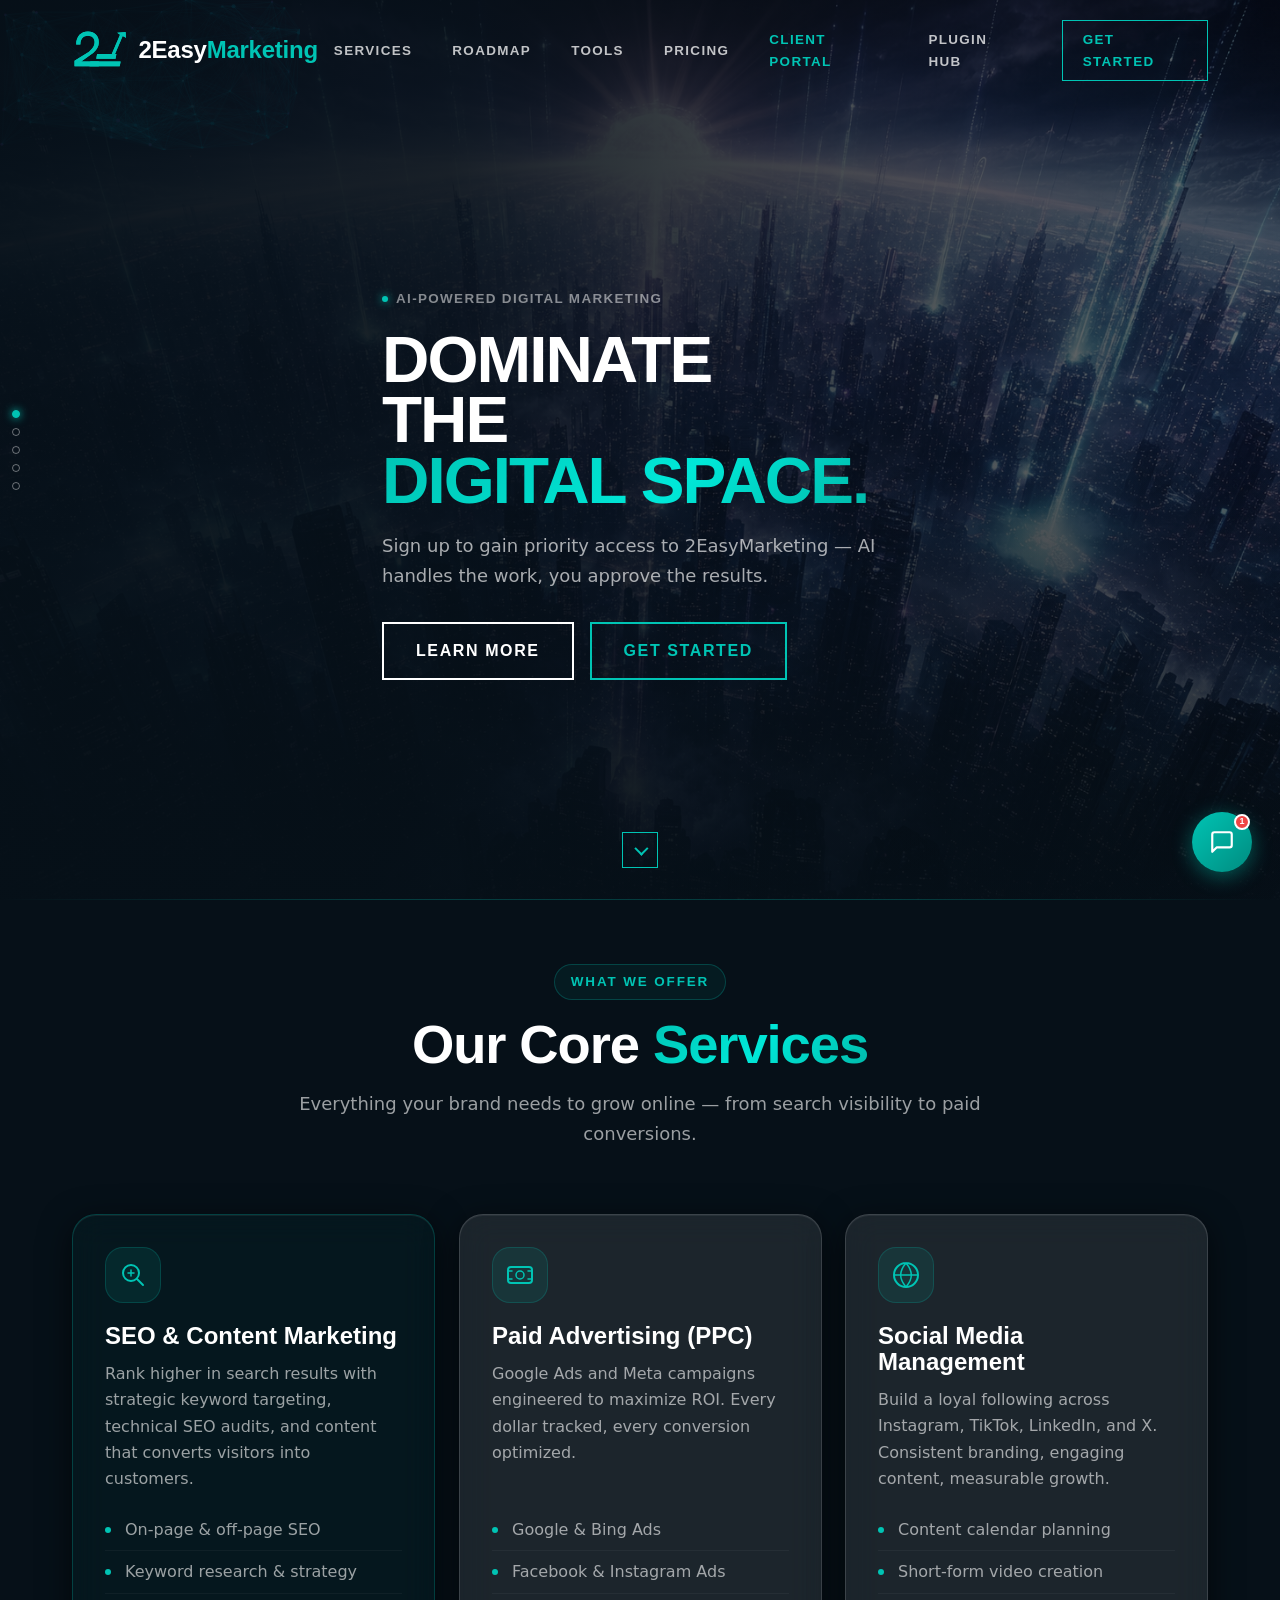
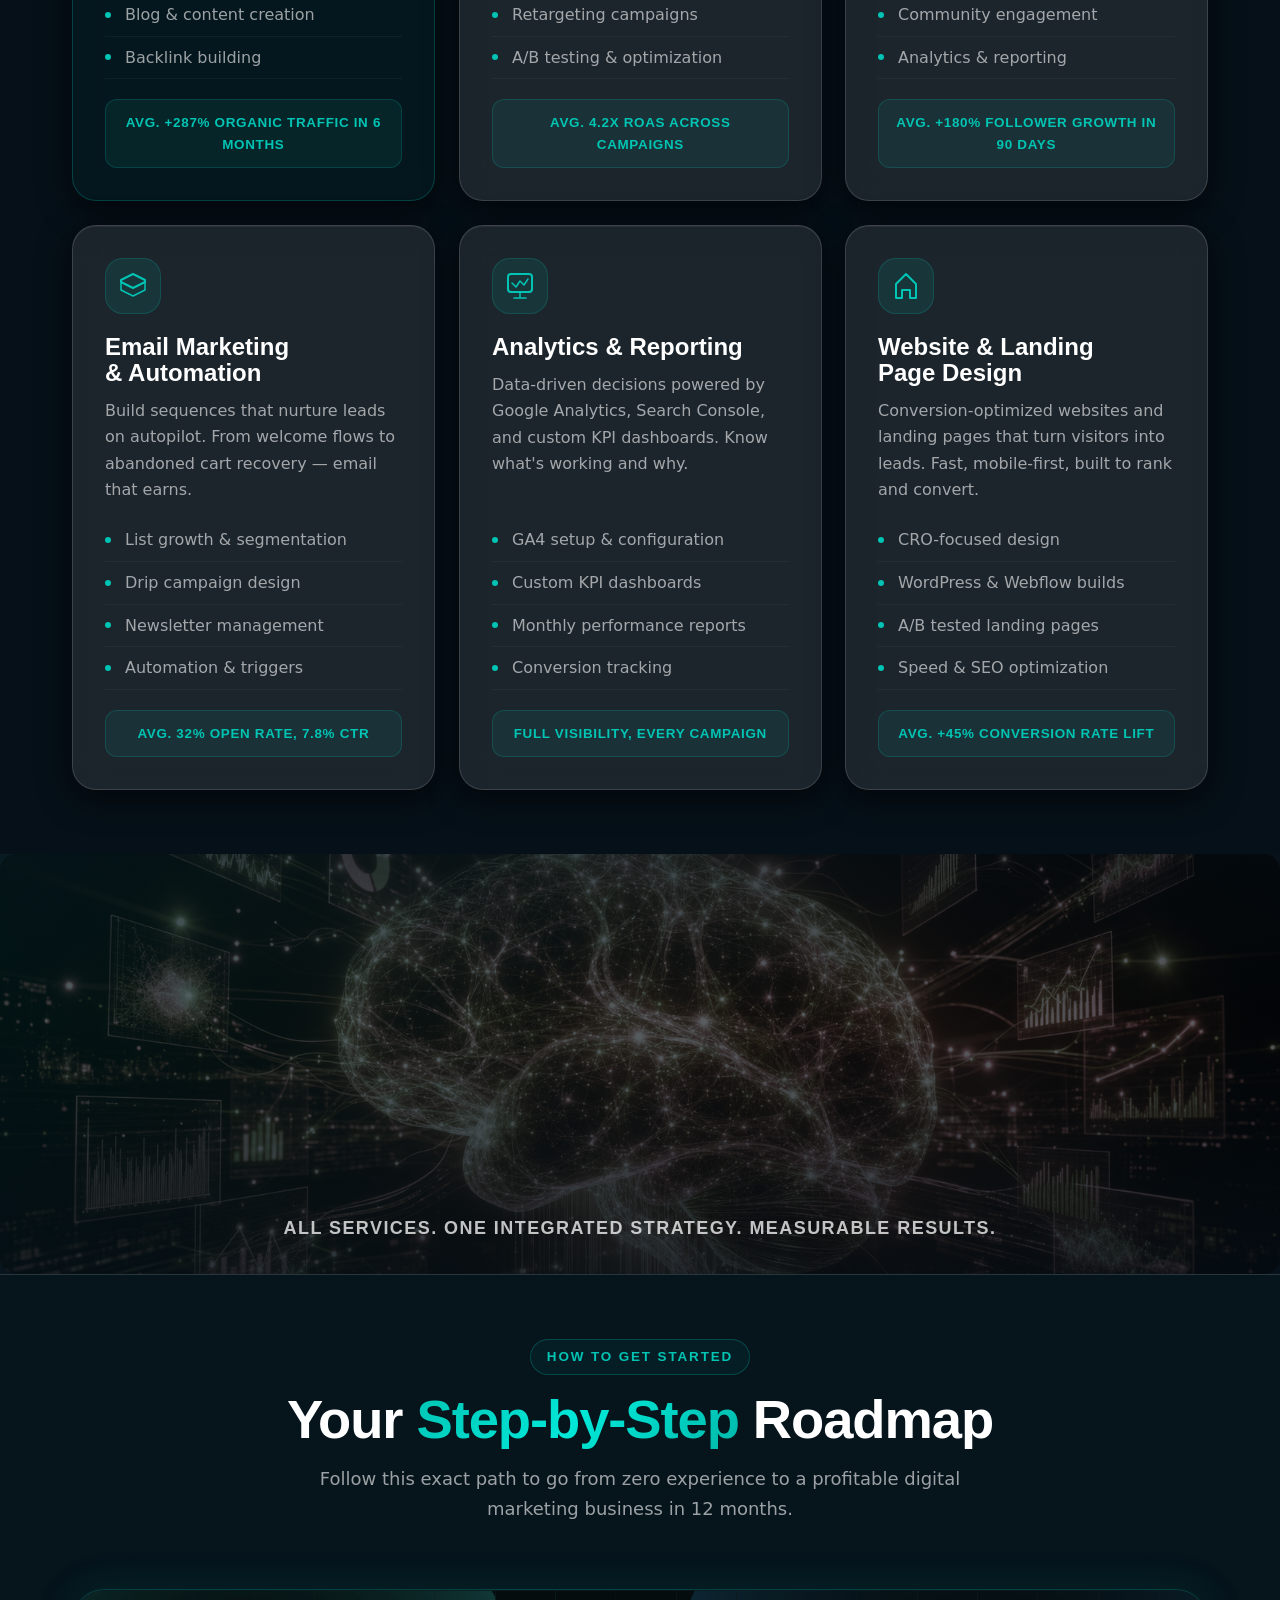
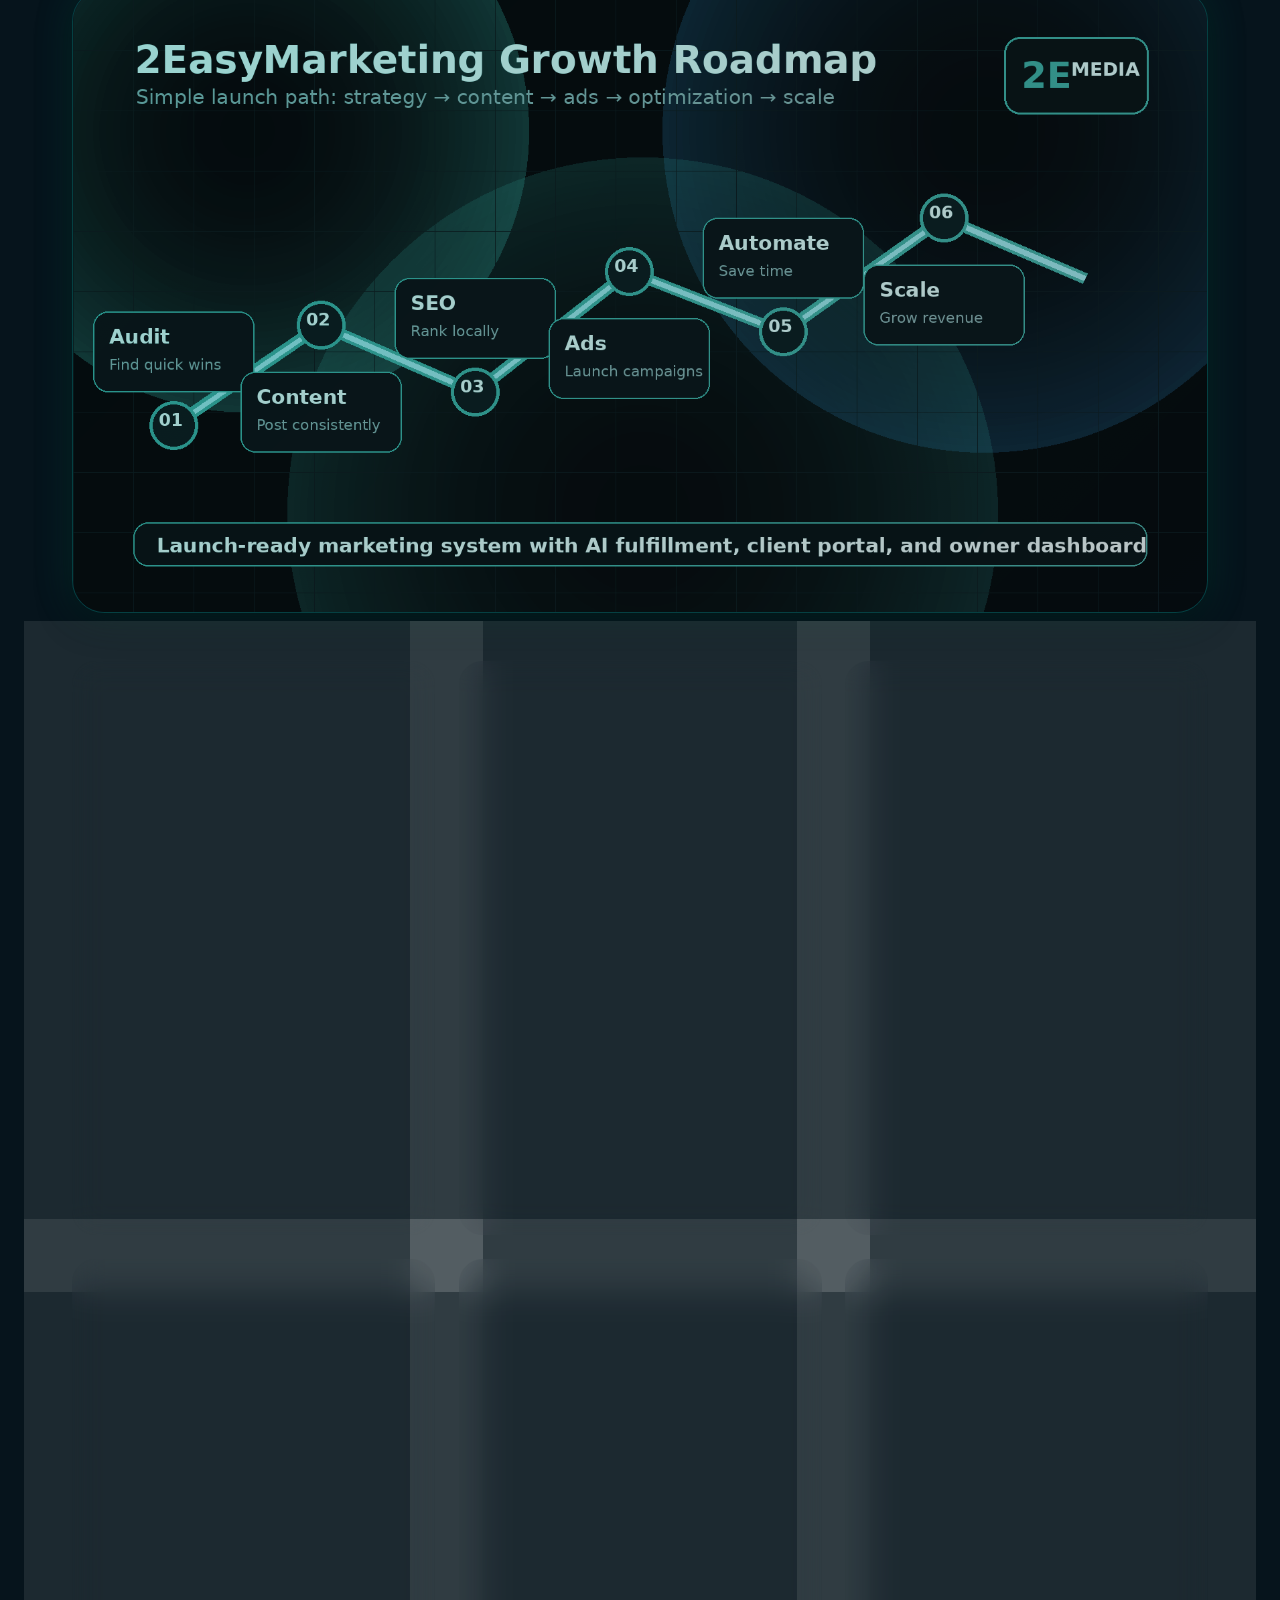
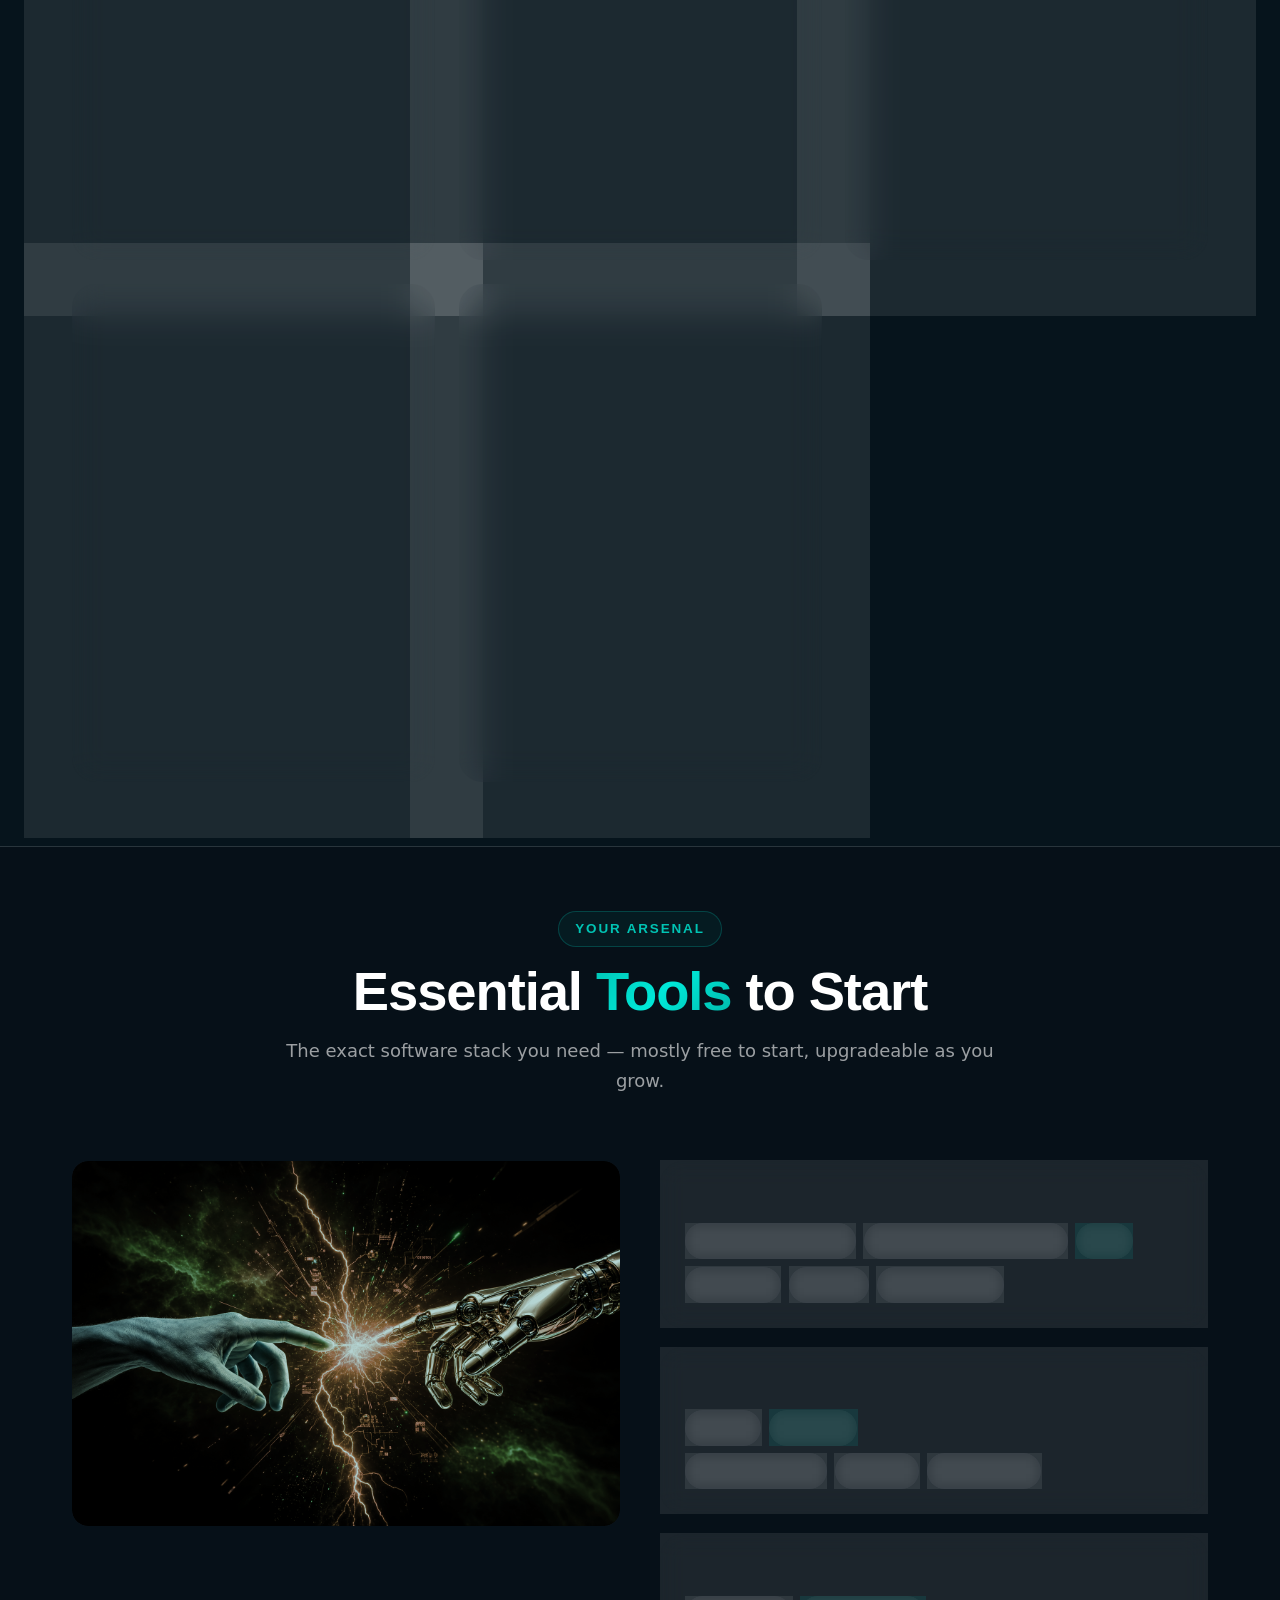
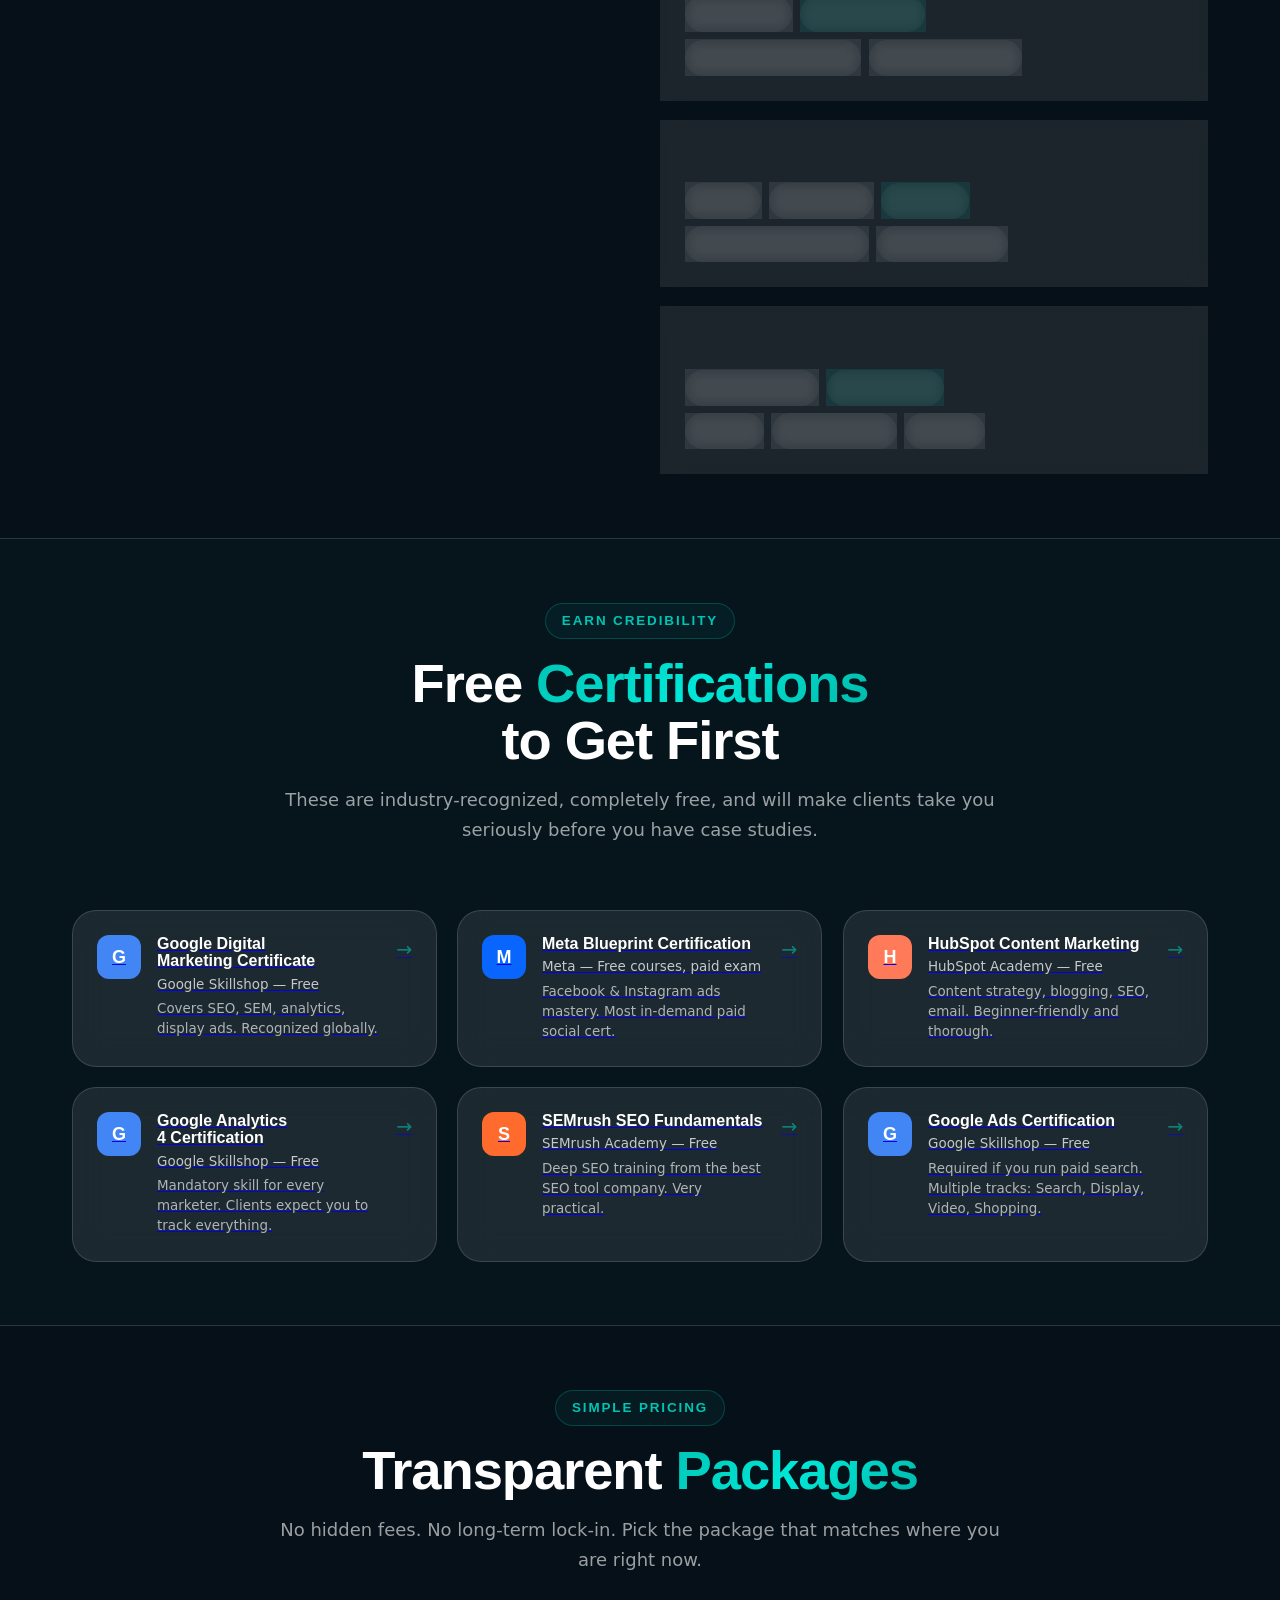
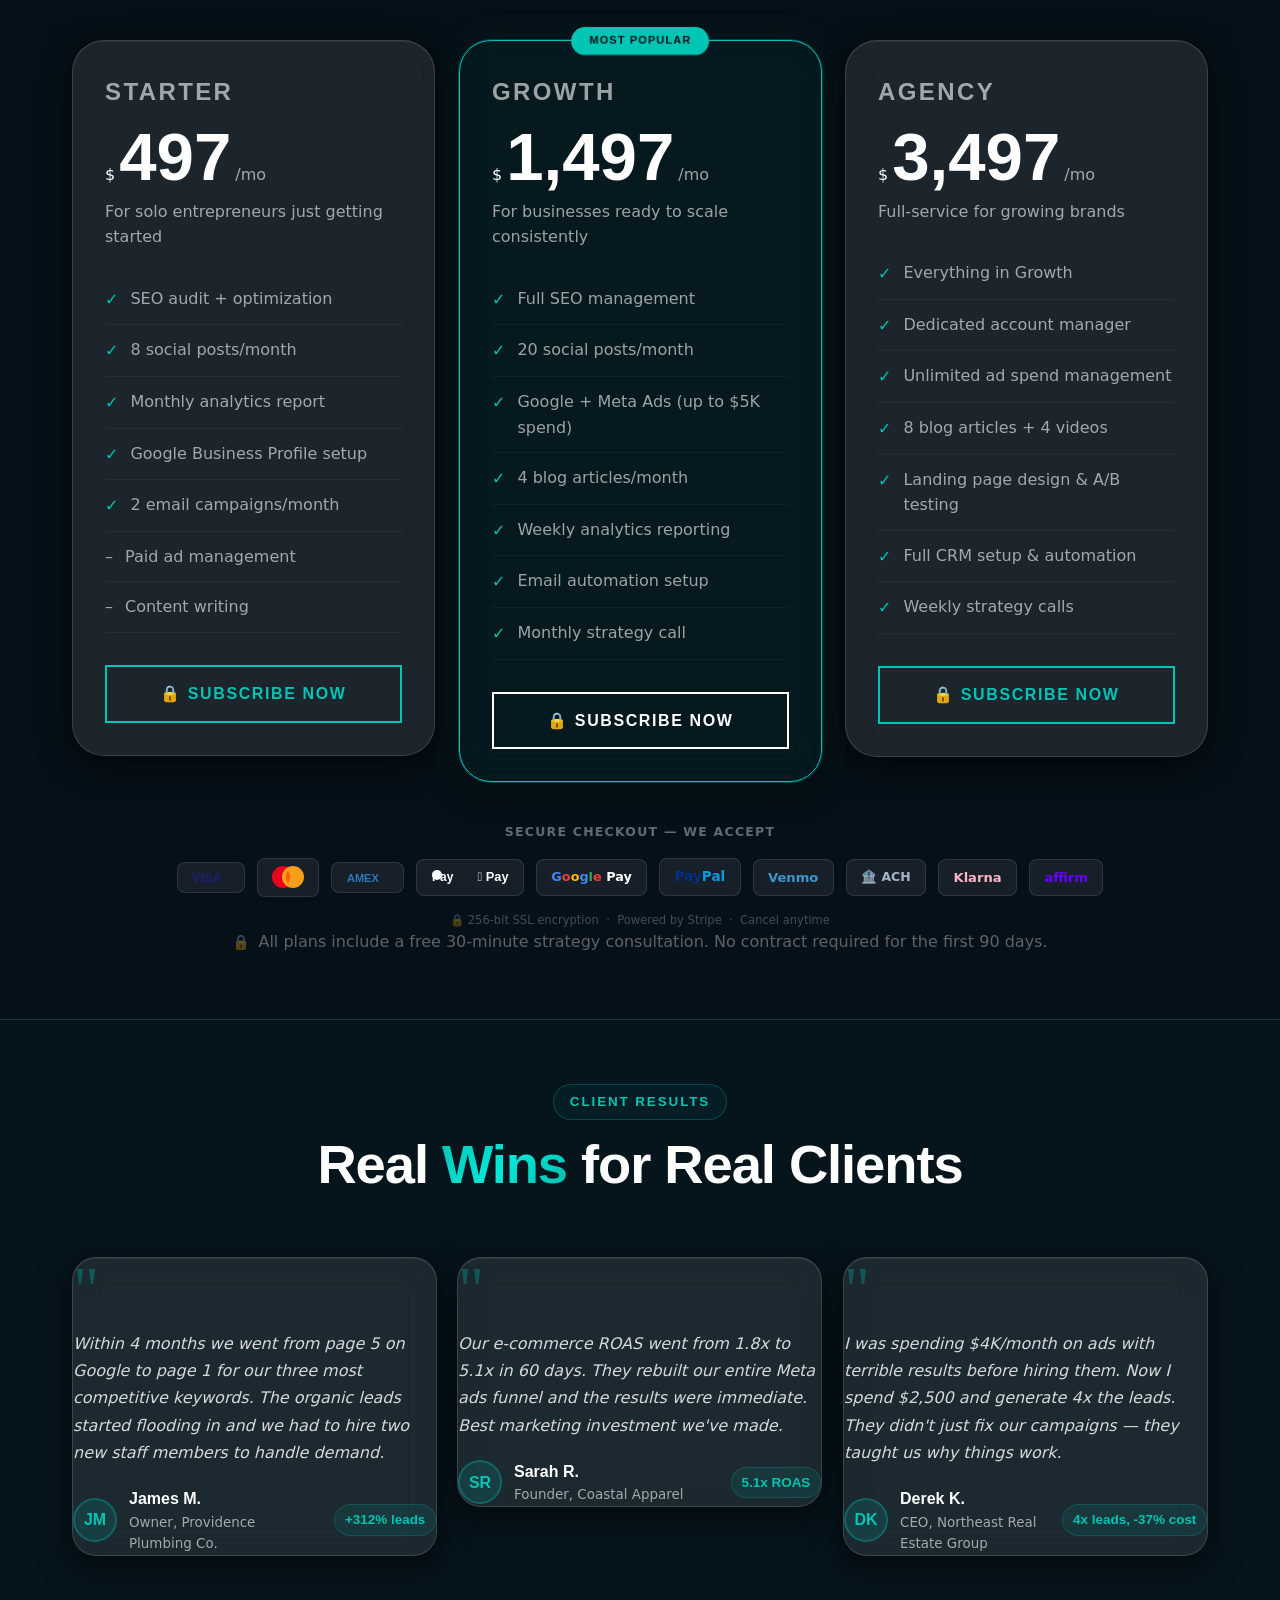
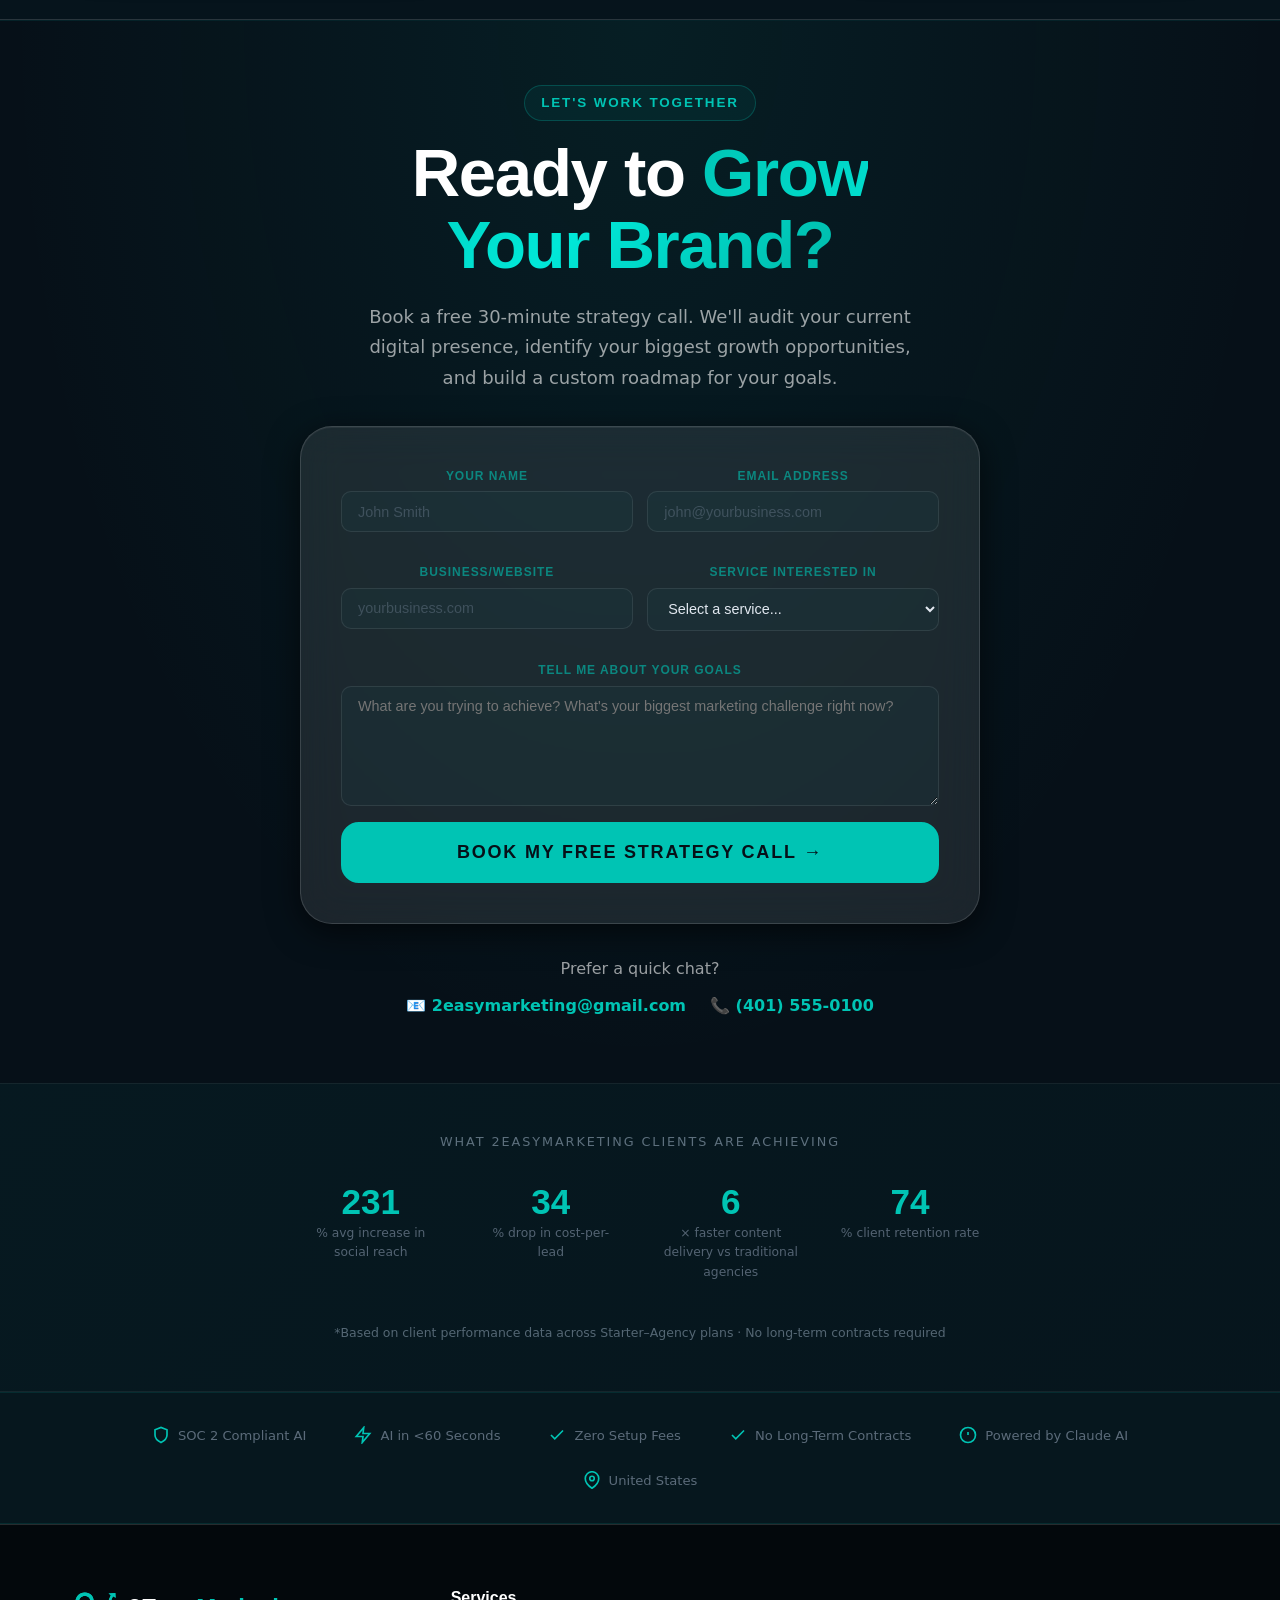
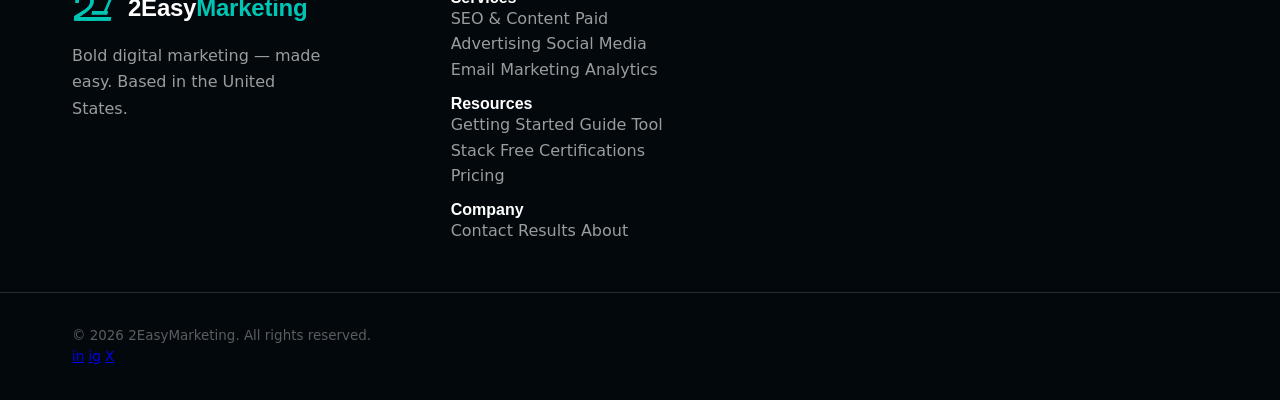
<file: index.html>
<!DOCTYPE html>
<html lang="en" data-theme="dark">
<head>
  <meta name="theme-color" content="#031716">
  <meta charset="UTF-8" />
  <meta name="viewport" content="width=device-width, initial-scale=1, viewport-fit=cover">
  <link rel="canonical" href="https://2easymarketing.net" />
  <link rel="icon" type="image/svg+xml" href="favicon.svg" />
  <link rel="shortcut icon" href="favicon.svg" />
  <meta name="description" content="2EasyMarketing — AI-powered digital marketing agency in Pawtucket, Rhode Island. No setup fees. No contracts. AI handles the work, you approve the results." />
  <meta property="og:type" content="website" />
  <meta property="og:url" content="https://2easymarketing.net" />
  <meta property="og:title" content="2EasyMarketing — AI-Powered Digital Marketing" />
  <meta property="og:description" content="AI-powered digital marketing starting at $497/mo. No setup fees. No contracts. Sign up and AI starts working instantly." />
  <meta property="og:image" content="https://2easymarketing.net/hero-bg.png" />
  <meta name="twitter:card" content="summary_large_image" />
  <meta name="twitter:title" content="2EasyMarketing — AI-Powered Digital Marketing" />
  <meta name="twitter:description" content="AI handles the marketing. You approve the results. Starting at $497/mo." />
  <!-- Performance: preconnect to external origins -->
  <link rel="preconnect" href="https://api.fontshare.com" crossorigin />
  <link rel="dns-prefetch" href="https://api.fontshare.com" />
  <link rel="preconnect" href="https://fonts.gstatic.com" crossorigin />
  <title>2EasyMarketing — Digital Marketing Made Easy</title>
  <meta name="description" content="2EasyMarketing makes digital marketing simple, affordable, and effective. Step-by-step strategy, proven tools, and services that get results." />
  <meta property="og:title" content="2EasyMarketing — Digital Marketing Made Easy" />
  <meta property="og:description" content="Everything you need to launch, grow, and scale — without the complexity." />

  <!-- Fonts -->
    <link rel="preload" href="hero-bg.png" as="image" fetchpriority="high" />
  <link href="https://api.fontshare.com/v2/css?f[]=clash-display@400,500,600,700&f[]=satoshi@300,400,500,700&display=swap" rel="stylesheet" />

  <link rel="stylesheet" href="style.css?v=20260619-customer-ready-merge" />
  <style>
    /* Ensure custom fonts use swap to prevent FOIT */
    @font-face { font-display: swap; }
    /* Critical: prevent layout shift on hero image */
    .hero-bg-img { content-visibility: auto; }
    /* Skeleton loader animation */
    @keyframes shimmer {
      0% { background-position: -400px 0; }
      100% { background-position: 400px 0; }
    }
    .skeleton {
      background: linear-gradient(90deg, rgba(255,255,255,.04) 25%, rgba(255,255,255,.08) 50%, rgba(255,255,255,.04) 75%);
      background-size: 400px 100%;
      animation: shimmer 1.4s infinite;
      border-radius: 8px;
    }
  </style>
  <link rel="stylesheet" href="premium.css?v=20260619-customer-ready-merge" />
</head>
<body>
  <button id="mobile-menu-toggle" class="mobile-menu-toggle" type="button" aria-label="Open menu">☰</button>
  <div id="mobile-sidebar-backdrop" class="mobile-sidebar-backdrop"></div>

  <!-- ===== HEADER ===== -->
  <header class="header" id="header">
    <div class="container header-inner">
      <a href="#" class="logo" aria-label="2EasyMarketing Home">
        <svg width="58" height="48" viewBox="0 0 130 105" fill="none" aria-hidden="true">
          <defs><filter id="logo-glow-nav" x="-40%" y="-40%" width="180%" height="180%"><feGaussianBlur stdDeviation="1.5" result="b"/><feMerge><feMergeNode in="b"/><feMergeNode in="SourceGraphic"/></feMerge></filter></defs>
          <g filter="url(#logo-glow-nav)" fill="#00c4b4">
            <path d="M 10 38 C 10 18, 22 7, 38 7 C 54 7, 64 18, 64 32 C 64 45, 57 53, 47 61 L 22 79 L 64 79 L 64 90 L 6 90 L 6 77 L 37 58 C 48 50, 54 42, 54 32 C 54 24, 49 17, 38 17 C 27 17, 20 24, 20 38 Z"/>
            <path d="M 60 61 L 106 61 L 104 72 L 58 72 Z"/>
            <path d="M 44 79 L 116 79 L 114 90 L 42 90 Z"/>
            <path d="M 92 68 L 98 72 L 121 18 L 115 14 Z"/>
            <path d="M 128 8 L 108 10 L 114 14 L 121 18 L 129 22 Z"/>
          </g>
        </svg>
        <span class="logo-text">2Easy<span class="logo-accent">Marketing</span></span>
      </a>

      <nav class="nav" aria-label="Main navigation">
        <a href="#services" class="nav-link">Services</a>
        <a href="#roadmap" class="nav-link">Roadmap</a>
        <a href="#tools" class="nav-link">Tools</a>
        <a href="#pricing" class="nav-link">Pricing</a>
        <a href="#" class="nav-link" id="open-portal-btn" style="color:var(--neon-blue, #00c4b4) !important;font-weight:600">Client Portal</a>
        <a href="portal.html" class="nav-link">Plugin Hub</a>
        <a href="#contact" class="nav-cta">Get Started</a>
      </nav>

      <button class="hamburger" aria-label="Open menu" id="hamburger">
        <span></span><span></span><span></span>
      </button>
    </div>
  </header>

  <!-- Mobile Nav -->
  <div class="mobile-nav" id="mobileNav">
    <button class="mobile-nav-close" id="mobileNavClose" aria-label="Close menu">✕</button>
    <nav>
      <a href="#services" class="mobile-nav-link">Services</a>
      <a href="#roadmap" class="mobile-nav-link">Roadmap</a>
      <a href="#tools" class="mobile-nav-link">Tools</a>
      <a href="#pricing" class="mobile-nav-link">Pricing</a>
      <a href="#" class="mobile-nav-link" id="open-portal-mobile">Client Portal</a>
      <a href="#contact" class="mobile-nav-link mobile-nav-cta">Get Started</a>
    </nav>
  </div>

  <!-- ===== HERO — VISAGE LAYOUT ===== -->
  <section class="hero" id="hero">
    <!-- Background -->
    <div class="hero-bg">
      <img src="hero-bg.png" alt="2EasyMarketing — Digital marketing background" class="hero-bg-img" />
      <canvas id="particles-canvas" aria-hidden="true"></canvas>
      <div class="hero-overlay"></div>
    </div>

    <!-- Left dot navigation (Visage style) -->
    <nav class="hero-dot-nav" aria-label="Section navigation">
      <a href="#hero"    class="hero-dot active" aria-label="Hero"></a>
      <a href="#services" class="hero-dot" aria-label="Services"></a>
      <a href="#roadmap"  class="hero-dot" aria-label="Roadmap"></a>
      <a href="#pricing"  class="hero-dot" aria-label="Pricing"></a>
      <a href="#contact"  class="hero-dot" aria-label="Contact"></a>
    </nav>

    <!-- Hero content — left-aligned, sits at bottom like Visage -->
    <div class="container hero-content">
      <div class="hero-badge">
        <span class="badge-dot"></span>
        AI-Powered Digital Marketing
      </div>
      <h1 class="hero-title">
        Dominate<br/>
        the<br/>
        <span class="gradient-text">Digital Space.</span>
      </h1>
      <p class="hero-subtitle">
        Sign up to gain priority access to 2EasyMarketing — AI handles the work, you approve the results.
      </p>
      <div class="hero-actions">
        <a href="#roadmap" class="btn btn-primary">Learn More</a>
        <a href="#contact"  class="btn btn-ghost">Get Started</a>
      </div>

    </div>

    <!-- Teal down-arrow at bottom center (Visage style) -->
    <a href="#services" class="hero-scroll-hint" aria-label="Scroll to services">
      <div class="scroll-arrow"></div>
    </a>
  </section>

  <!-- ===== SERVICES ===== -->
  <section class="section" id="services">
    <div class="container">
      <div class="section-header">
        <span class="section-tag">What We Offer</span>
        <h2 class="section-title">Our Core <span class="gradient-text">Services</span></h2>
        <p class="section-desc">Everything your brand needs to grow online — from search visibility to paid conversions.</p>
      </div>

      <div class="services-grid">
        <div class="service-card featured">
          <div class="service-icon">
            <svg width="32" height="32" viewBox="0 0 32 32" fill="none"><circle cx="14" cy="14" r="8" stroke="currentColor" stroke-width="2"/><path d="M20 20l6 6" stroke="currentColor" stroke-width="2" stroke-linecap="round"/><path d="M11 14h6M14 11v6" stroke="currentColor" stroke-width="1.5" stroke-linecap="round"/></svg>
          </div>
          <h3 class="service-title">SEO & Content Marketing</h3>
          <p class="service-desc">Rank higher in search results with strategic keyword targeting, technical SEO audits, and content that converts visitors into customers.</p>
          <ul class="service-list">
            <li>On-page & off-page SEO</li>
            <li>Keyword research & strategy</li>
            <li>Blog & content creation</li>
            <li>Backlink building</li>
          </ul>
          <div class="service-result">Avg. +287% organic traffic in 6 months</div>
        </div>

        <div class="service-card">
          <div class="service-icon">
            <svg width="32" height="32" viewBox="0 0 32 32" fill="none"><rect x="4" y="8" width="24" height="16" rx="3" stroke="currentColor" stroke-width="2"/><circle cx="16" cy="16" r="4" stroke="currentColor" stroke-width="1.5"/><path d="M4 12h4M24 12h4M4 20h4M24 20h4" stroke="currentColor" stroke-width="1.5" stroke-linecap="round"/></svg>
          </div>
          <h3 class="service-title">Paid Advertising (PPC)</h3>
          <p class="service-desc">Google Ads and Meta campaigns engineered to maximize ROI. Every dollar tracked, every conversion optimized.</p>
          <ul class="service-list">
            <li>Google & Bing Ads</li>
            <li>Facebook & Instagram Ads</li>
            <li>Retargeting campaigns</li>
            <li>A/B testing & optimization</li>
          </ul>
          <div class="service-result">Avg. 4.2x ROAS across campaigns</div>
        </div>

        <div class="service-card">
          <div class="service-icon">
            <svg width="32" height="32" viewBox="0 0 32 32" fill="none"><path d="M16 4C9.37 4 4 9.37 4 16s5.37 12 12 12 12-5.37 12-12S22.63 4 16 4z" stroke="currentColor" stroke-width="2"/><path d="M4 16h24M16 4c-3.33 4-5.33 8-5.33 12 0 4 2 8 5.33 12M16 4c3.33 4 5.33 8 5.33 12 0 4-2 8-5.33 12" stroke="currentColor" stroke-width="1.5"/></svg>
          </div>
          <h3 class="service-title">Social Media Management</h3>
          <p class="service-desc">Build a loyal following across Instagram, TikTok, LinkedIn, and X. Consistent branding, engaging content, measurable growth.</p>
          <ul class="service-list">
            <li>Content calendar planning</li>
            <li>Short-form video creation</li>
            <li>Community engagement</li>
            <li>Analytics & reporting</li>
          </ul>
          <div class="service-result">Avg. +180% follower growth in 90 days</div>
        </div>

        <div class="service-card">
          <div class="service-icon">
            <svg width="32" height="32" viewBox="0 0 32 32" fill="none"><path d="M4 10l12-6 12 6v2L16 18 4 12v-2z" stroke="currentColor" stroke-width="2" stroke-linejoin="round"/><path d="M4 12v8l12 6 12-6v-8" stroke="currentColor" stroke-width="1.5" stroke-linejoin="round"/></svg>
          </div>
          <h3 class="service-title">Email Marketing & Automation</h3>
          <p class="service-desc">Build sequences that nurture leads on autopilot. From welcome flows to abandoned cart recovery — email that earns.</p>
          <ul class="service-list">
            <li>List growth & segmentation</li>
            <li>Drip campaign design</li>
            <li>Newsletter management</li>
            <li>Automation & triggers</li>
          </ul>
          <div class="service-result">Avg. 32% open rate, 7.8% CTR</div>
        </div>

        <div class="service-card">
          <div class="service-icon">
            <svg width="32" height="32" viewBox="0 0 32 32" fill="none"><rect x="4" y="4" width="24" height="18" rx="3" stroke="currentColor" stroke-width="2"/><path d="M10 28h12M16 22v6" stroke="currentColor" stroke-width="1.5" stroke-linecap="round"/><path d="M8 13l4 4 4-6 4 4 4-6" stroke="currentColor" stroke-width="1.5" stroke-linecap="round" stroke-linejoin="round"/></svg>
          </div>
          <h3 class="service-title">Analytics & Reporting</h3>
          <p class="service-desc">Data-driven decisions powered by Google Analytics, Search Console, and custom KPI dashboards. Know what's working and why.</p>
          <ul class="service-list">
            <li>GA4 setup & configuration</li>
            <li>Custom KPI dashboards</li>
            <li>Monthly performance reports</li>
            <li>Conversion tracking</li>
          </ul>
          <div class="service-result">Full visibility, every campaign</div>
        </div>

        <div class="service-card">
          <div class="service-icon">
            <svg width="32" height="32" viewBox="0 0 32 32" fill="none"><path d="M6 28V14l10-10 10 10v14H20v-8h-8v8H6z" stroke="currentColor" stroke-width="2" stroke-linejoin="round"/></svg>
          </div>
          <h3 class="service-title">Website & Landing Page Design</h3>
          <p class="service-desc">Conversion-optimized websites and landing pages that turn visitors into leads. Fast, mobile-first, built to rank and convert.</p>
          <ul class="service-list">
            <li>CRO-focused design</li>
            <li>WordPress & Webflow builds</li>
            <li>A/B tested landing pages</li>
            <li>Speed & SEO optimization</li>
          </ul>
          <div class="service-result">Avg. +45% conversion rate lift</div>
        </div>
      </div>
    </div>
  </section>

  <!-- ===== SERVICES IMAGE BANNER ===== -->
  <div class="full-bleed-banner">
    <img src="services-bg.png" alt="AI-powered digital marketing intelligence" loading="lazy" style="border-radius:16px;box-shadow:0 0 60px rgba(0,196,180,0.2);" />
    <div class="banner-overlay">
      <p class="banner-caption">All services. One integrated strategy. Measurable results.</p>
    </div>
  </div>

  <!-- ===== ROADMAP ===== -->
  <section class="section section-alt" id="roadmap">
    <div class="container">
      <div class="section-header">
        <span class="section-tag">How to Get Started</span>
        <h2 class="section-title">Your <span class="gradient-text">Step-by-Step</span> Roadmap</h2>
        <p class="section-desc">Follow this exact path to go from zero experience to a profitable digital marketing business in 12 months.</p>
      </div>

      <div class="roadmap-visual">
        <img src="roadmap.png" alt="Digital marketing journey roadmap" loading="lazy" class="roadmap-img" />
      </div>

      <div class="steps-grid">
        <div class="step-card" data-step="01">
          <div class="step-number">01</div>
          <div class="step-content">
            <h3 class="step-title">Pick Your Niche</h3>
            <p class="step-desc">Don't try to serve everyone. Pick one industry you understand — local restaurants, real estate, fitness, e-commerce. Being specific makes you more credible and easier to hire.</p>
            <div class="step-tips">
              <strong>Start with:</strong>
              <ul>
                <li>Local service businesses (dentists, lawyers, contractors)</li>
                <li>E-commerce stores needing more traffic</li>
                <li>Coaches and consultants building their brand</li>
              </ul>
            </div>
          </div>
        </div>

        <div class="step-card" data-step="02">
          <div class="step-number">02</div>
          <div class="step-content">
            <h3 class="step-title">Learn 2 Core Services</h3>
            <p class="step-desc">Master two services that work well together before adding more. The best beginner combos: SEO + Content, or Paid Ads + Social Media. Depth beats breadth early on.</p>
            <div class="step-tips">
              <strong>Best starter pairings:</strong>
              <ul>
                <li>SEO + Content writing</li>
                <li>Facebook/Instagram Ads + Social Media</li>
                <li>Email Marketing + CRM setup</li>
              </ul>
            </div>
          </div>
        </div>

        <div class="step-card" data-step="03">
          <div class="step-number">03</div>
          <div class="step-content">
            <h3 class="step-title">Get Certified & Build Skills</h3>
            <p class="step-desc">Free certifications give you credibility and structure your learning. Complete these before approaching clients — they're free and recognized by employers.</p>
            <div class="step-tips">
              <strong>Free certifications to get:</strong>
              <ul>
                <li>Google Digital Marketing Certificate</li>
                <li>Meta Blueprint (Facebook/Instagram Ads)</li>
                <li>HubSpot Content Marketing Certification</li>
                <li>Google Analytics 4 Certificate</li>
              </ul>
            </div>
          </div>
        </div>

        <div class="step-card" data-step="04">
          <div class="step-number">04</div>
          <div class="step-content">
            <h3 class="step-title">Build Your Brand & Website</h3>
            <p class="step-desc">Your marketing presence IS your portfolio. Set up a clean website with your services, a contact form, and 2–3 case studies (even if they're for yourself or done as practice work).</p>
            <div class="step-tips">
              <strong>Must-haves:</strong>
              <ul>
                <li>Professional website with services listed</li>
                <li>LinkedIn profile optimized</li>
                <li>Business email (yourname@yourdomain.com)</li>
                <li>Portfolio with 2–3 sample projects</li>
              </ul>
            </div>
          </div>
        </div>

        <div class="step-card" data-step="05">
          <div class="step-number">05</div>
          <div class="step-content">
            <h3 class="step-title">Set Up Your Tool Stack</h3>
            <p class="step-desc">You don't need to pay for everything on day one. Start with free tiers, then upgrade as you earn. These tools handle 80% of client work.</p>
            <div class="step-tips">
              <strong>Free tools to start with:</strong>
              <ul>
                <li>Google Search Console + GA4 (analytics)</li>
                <li>Canva (design)</li>
                <li>Mailchimp free tier (email)</li>
                <li>Ubersuggest free (SEO research)</li>
                <li>Buffer free (social scheduling)</li>
              </ul>
            </div>
          </div>
        </div>

        <div class="step-card" data-step="06">
          <div class="step-number">06</div>
          <div class="step-content">
            <h3 class="step-title">Land Your First 3 Clients</h3>
            <p class="step-desc">Your first clients come from your network — not cold ads. Reach out to 50 people you know, offer a discounted first project, and collect a case study in return.</p>
            <div class="step-tips">
              <strong>How to approach it:</strong>
              <ul>
                <li>Message ex-colleagues and local business owners</li>
                <li>Offer 25–40% discount for a 90-day commitment</li>
                <li>Always request a written testimonial</li>
                <li>Charge something — free work gets no respect</li>
              </ul>
            </div>
          </div>
        </div>

        <div class="step-card" data-step="07">
          <div class="step-number">07</div>
          <div class="step-content">
            <h3 class="step-title">Scale with Systems</h3>
            <p class="step-desc">Once you have 3 paying clients, build repeatable systems: proposal templates, onboarding checklists, monthly report templates. Systems let you take on more clients without burning out.</p>
            <div class="step-tips">
              <strong>What to systematize:</strong>
              <ul>
                <li>Client onboarding flow</li>
                <li>Monthly reporting templates</li>
                <li>Content creation workflows</li>
                <li>Campaign launch checklists</li>
              </ul>
            </div>
          </div>
        </div>

        <div class="step-card" data-step="08">
          <div class="step-number">08</div>
          <div class="step-content">
            <h3 class="step-title">Hire & Grow to Agency</h3>
            <p class="step-desc">By month 6 (MRR $8K–$15K), hire your first contractor to handle execution while you focus on sales and strategy. This is how freelancers become agency owners.</p>
            <div class="step-tips">
              <strong>Year-one revenue targets:</strong>
              <ul>
                <li>Months 1–3: $5K–$15K total</li>
                <li>Months 4–6: $8K–$15K MRR</li>
                <li>Months 7–9: $15K–$25K MRR</li>
                <li>Months 10–12: $25K–$40K MRR</li>
              </ul>
            </div>
          </div>
        </div>
      </div>
    </div>
  </section>

  <!-- ===== TOOLS ===== -->
  <section class="section" id="tools">
    <div class="container">
      <div class="section-header">
        <span class="section-tag">Your Arsenal</span>
        <h2 class="section-title">Essential <span class="gradient-text">Tools</span> to Start</h2>
        <p class="section-desc">The exact software stack you need — mostly free to start, upgradeable as you grow.</p>
      </div>

      <div class="tools-layout">
        <div class="tools-image-col">
          <img src="tools-bg.png" alt="Human and AI collaboration" loading="lazy" class="tools-img" style="border-radius:16px;box-shadow:0 0 60px rgba(0,196,180,0.3);" />
        </div>
        <div class="tools-list-col">
          <div class="tool-category">
            <h3 class="tool-cat-title">
              <span class="tool-cat-icon">📊</span> Analytics & SEO
            </h3>
            <div class="tool-row">
              <div class="tool-pill">Google Analytics 4</div>
              <div class="tool-pill">Google Search Console</div>
              <div class="tool-pill free-badge">Free</div>
            </div>
            <div class="tool-row">
              <div class="tool-pill">SEMrush</div>
              <div class="tool-pill">Ahrefs</div>
              <div class="tool-pill">Ubersuggest</div>
            </div>
          </div>

          <div class="tool-category">
            <h3 class="tool-cat-title">
              <span class="tool-cat-icon">🎨</span> Design & Content
            </h3>
            <div class="tool-row">
              <div class="tool-pill">Canva</div>
              <div class="tool-pill free-badge">Free Tier</div>
            </div>
            <div class="tool-row">
              <div class="tool-pill">Adobe Express</div>
              <div class="tool-pill">CapCut</div>
              <div class="tool-pill">Grammarly</div>
            </div>
          </div>

          <div class="tool-category">
            <h3 class="tool-cat-title">
              <span class="tool-cat-icon">📧</span> Email Marketing
            </h3>
            <div class="tool-row">
              <div class="tool-pill">Mailchimp</div>
              <div class="tool-pill free-badge">Free up to 500</div>
            </div>
            <div class="tool-row">
              <div class="tool-pill">Brevo (Sendinblue)</div>
              <div class="tool-pill">ActiveCampaign</div>
            </div>
          </div>

          <div class="tool-category">
            <h3 class="tool-cat-title">
              <span class="tool-cat-icon">📅</span> Social Media
            </h3>
            <div class="tool-row">
              <div class="tool-pill">Buffer</div>
              <div class="tool-pill">Hootsuite</div>
              <div class="tool-pill free-badge">Free Tier</div>
            </div>
            <div class="tool-row">
              <div class="tool-pill">Meta Business Suite</div>
              <div class="tool-pill">Sprout Social</div>
            </div>
          </div>

          <div class="tool-category">
            <h3 class="tool-cat-title">
              <span class="tool-cat-icon">⚙️</span> CRM & Automation
            </h3>
            <div class="tool-row">
              <div class="tool-pill">HubSpot CRM</div>
              <div class="tool-pill free-badge">Free Forever</div>
            </div>
            <div class="tool-row">
              <div class="tool-pill">Zapier</div>
              <div class="tool-pill">ClickFunnels</div>
              <div class="tool-pill">Notion</div>
            </div>
          </div>
        </div>
      </div>
    </div>
  </section>

  <!-- ===== CERTIFICATIONS ===== -->
  <section class="section section-alt" id="certs">
    <div class="container">
      <div class="section-header">
        <span class="section-tag">Earn Credibility</span>
        <h2 class="section-title">Free <span class="gradient-text">Certifications</span> to Get First</h2>
        <p class="section-desc">These are industry-recognized, completely free, and will make clients take you seriously before you have case studies.</p>
      </div>

      <div class="certs-grid">
        <a href="https://skillshop.withgoogle.com/" target="_blank" class="cert-card">
          <div class="cert-logo google">G</div>
          <div class="cert-info">
            <h4 class="cert-name">Google Digital Marketing Certificate</h4>
            <p class="cert-provider">Google Skillshop — Free</p>
            <p class="cert-note">Covers SEO, SEM, analytics, display ads. Recognized globally.</p>
          </div>
          <div class="cert-arrow">→</div>
        </a>

        <a href="https://www.facebook.com/business/learn/certification" target="_blank" class="cert-card">
          <div class="cert-logo meta">M</div>
          <div class="cert-info">
            <h4 class="cert-name">Meta Blueprint Certification</h4>
            <p class="cert-provider">Meta — Free courses, paid exam</p>
            <p class="cert-note">Facebook & Instagram ads mastery. Most in-demand paid social cert.</p>
          </div>
          <div class="cert-arrow">→</div>
        </a>

        <a href="https://academy.hubspot.com/" target="_blank" class="cert-card">
          <div class="cert-logo hubspot">H</div>
          <div class="cert-info">
            <h4 class="cert-name">HubSpot Content Marketing</h4>
            <p class="cert-provider">HubSpot Academy — Free</p>
            <p class="cert-note">Content strategy, blogging, SEO, email. Beginner-friendly and thorough.</p>
          </div>
          <div class="cert-arrow">→</div>
        </a>

        <a href="https://skillshop.withgoogle.com/googleanalytics" target="_blank" class="cert-card">
          <div class="cert-logo google">G</div>
          <div class="cert-info">
            <h4 class="cert-name">Google Analytics 4 Certification</h4>
            <p class="cert-provider">Google Skillshop — Free</p>
            <p class="cert-note">Mandatory skill for every marketer. Clients expect you to track everything.</p>
          </div>
          <div class="cert-arrow">→</div>
        </a>

        <a href="https://www.semrush.com/academy/" target="_blank" class="cert-card">
          <div class="cert-logo semrush">S</div>
          <div class="cert-info">
            <h4 class="cert-name">SEMrush SEO Fundamentals</h4>
            <p class="cert-provider">SEMrush Academy — Free</p>
            <p class="cert-note">Deep SEO training from the best SEO tool company. Very practical.</p>
          </div>
          <div class="cert-arrow">→</div>
        </a>

        <a href="https://ads.google.com/home/resources/certification/" target="_blank" class="cert-card">
          <div class="cert-logo google">G</div>
          <div class="cert-info">
            <h4 class="cert-name">Google Ads Certification</h4>
            <p class="cert-provider">Google Skillshop — Free</p>
            <p class="cert-note">Required if you run paid search. Multiple tracks: Search, Display, Video, Shopping.</p>
          </div>
          <div class="cert-arrow">→</div>
        </a>
      </div>
    </div>
  </section>

  <!-- ===== PRICING ===== -->
  <section class="section" id="pricing">
    <div class="container">
      <div class="section-header">
        <span class="section-tag">Simple Pricing</span>
        <h2 class="section-title">Transparent <span class="gradient-text">Packages</span></h2>
        <p class="section-desc">No hidden fees. No long-term lock-in. Pick the package that matches where you are right now.</p>
      </div>

      <div class="pricing-grid">
        <div class="pricing-card">
          <div class="pricing-tier">Starter</div>
          <div class="pricing-price">
            <span class="price-currency">$</span>
            <span class="price-amount">497</span>
            <span class="price-period">/mo</span>
          </div>
          <p class="pricing-tagline">For solo entrepreneurs just getting started</p>
          <ul class="pricing-features">
            <li><span class="check">✓</span> SEO audit + optimization</li>
            <li><span class="check">✓</span> 8 social posts/month</li>
            <li><span class="check">✓</span> Monthly analytics report</li>
            <li><span class="check">✓</span> Google Business Profile setup</li>
            <li><span class="check">✓</span> 2 email campaigns/month</li>
            <li class="muted"><span>–</span> Paid ad management</li>
            <li class="muted"><span>–</span> Content writing</li>
          </ul>
          <a href="https://buy.stripe.com/cNicN55GU8qq0wg6iNebu00" target="_blank" rel="noopener" class="btn btn-outline" style="display:flex;align-items:center;justify-content:center;gap:.5rem">&#128274; Subscribe Now</a>
        </div>

        <div class="pricing-card featured">
          <div class="pricing-badge">Most Popular</div>
          <div class="pricing-tier">Growth</div>
          <div class="pricing-price">
            <span class="price-currency">$</span>
            <span class="price-amount">1,497</span>
            <span class="price-period">/mo</span>
          </div>
          <p class="pricing-tagline">For businesses ready to scale consistently</p>
          <ul class="pricing-features">
            <li><span class="check">✓</span> Full SEO management</li>
            <li><span class="check">✓</span> 20 social posts/month</li>
            <li><span class="check">✓</span> Google + Meta Ads (up to $5K spend)</li>
            <li><span class="check">✓</span> 4 blog articles/month</li>
            <li><span class="check">✓</span> Weekly analytics reporting</li>
            <li><span class="check">✓</span> Email automation setup</li>
            <li><span class="check">✓</span> Monthly strategy call</li>
          </ul>
          <a href="https://buy.stripe.com/9B67sL5GU8qq4Mw5eJebu02" target="_blank" rel="noopener" class="btn btn-primary" style="display:flex;align-items:center;justify-content:center;gap:.5rem">&#128274; Subscribe Now</a>
        </div>

        <div class="pricing-card">
          <div class="pricing-tier">Agency</div>
          <div class="pricing-price">
            <span class="price-currency">$</span>
            <span class="price-amount">3,497</span>
            <span class="price-period">/mo</span>
          </div>
          <p class="pricing-tagline">Full-service for growing brands</p>
          <ul class="pricing-features">
            <li><span class="check">✓</span> Everything in Growth</li>
            <li><span class="check">✓</span> Dedicated account manager</li>
            <li><span class="check">✓</span> Unlimited ad spend management</li>
            <li><span class="check">✓</span> 8 blog articles + 4 videos</li>
            <li><span class="check">✓</span> Landing page design & A/B testing</li>
            <li><span class="check">✓</span> Full CRM setup & automation</li>
            <li><span class="check">✓</span> Weekly strategy calls</li>
          </ul>
          <a href="https://buy.stripe.com/28EbJ16KY4aadj2cHbebu03" target="_blank" rel="noopener" class="btn btn-outline" style="display:flex;align-items:center;justify-content:center;gap:.5rem">&#128274; Subscribe Now</a>
        </div>
      </div>

      <!-- Payment methods accepted -->
      <div style="margin-top:2.5rem;text-align:center">
        <p style="color:rgba(200,220,240,.45);font-size:.78rem;font-weight:600;letter-spacing:.1em;text-transform:uppercase;margin-bottom:1rem">Secure Checkout — We Accept</p>
        <div style="display:flex;flex-wrap:wrap;justify-content:center;align-items:center;gap:.75rem">
          <!-- Visa -->
          <div style="background:rgba(255,255,255,.07);border:1px solid rgba(255,255,255,.1);border-radius:8px;padding:.45rem .9rem;display:flex;align-items:center;gap:.4rem">
            <svg width="38" height="14" viewBox="0 0 38 14" fill="none"><text x="0" y="12" font-family="Arial" font-size="13" font-weight="900" fill="#1a1f71">VISA</text></svg>
          </div>
          <!-- Mastercard -->
          <div style="background:rgba(255,255,255,.07);border:1px solid rgba(255,255,255,.1);border-radius:8px;padding:.45rem .75rem;display:flex;align-items:center;gap:.3rem">
            <svg width="36" height="22" viewBox="0 0 36 22"><circle cx="13" cy="11" r="11" fill="#EB001B"/><circle cx="23" cy="11" r="11" fill="#F79E1B"/><path d="M18 4.8a11 11 0 0 1 0 12.4A11 11 0 0 1 18 4.8z" fill="#FF5F00"/></svg>
          </div>
          <!-- Amex -->
          <div style="background:rgba(255,255,255,.07);border:1px solid rgba(255,255,255,.1);border-radius:8px;padding:.45rem .9rem;display:flex;align-items:center">
            <svg width="42" height="14" viewBox="0 0 42 14"><text x="0" y="12" font-family="Arial" font-size="11" font-weight="800" fill="#2E77BC">AMEX</text></svg>
          </div>
          <!-- Apple Pay -->
          <div style="background:rgba(255,255,255,.07);border:1px solid rgba(255,255,255,.1);border-radius:8px;padding:.45rem .9rem;display:flex;align-items:center">
            <svg width="46" height="18" viewBox="0 0 46 18"><text x="0" y="13" font-family="-apple-system,BlinkMacSystemFont,Arial" font-size="12" font-weight="600" fill="#fff"> Pay</text><circle cx="5" cy="7" r="5" fill="#fff"/><text x="2" y="11" font-family="Arial" font-size="9" fill="#000"></text></svg>
            <span style="color:#fff;font-size:.8rem;font-weight:600;font-family:-apple-system,BlinkMacSystemFont,sans-serif">&#63743; Pay</span>
          </div>
          <!-- Google Pay -->
          <div style="background:rgba(255,255,255,.07);border:1px solid rgba(255,255,255,.1);border-radius:8px;padding:.45rem .9rem;display:flex;align-items:center">
            <span style="color:#fff;font-size:.8rem;font-weight:600"><span style="color:#4285F4">G</span><span style="color:#EA4335">o</span><span style="color:#FBBC05">o</span><span style="color:#4285F4">g</span><span style="color:#34A853">l</span><span style="color:#EA4335">e</span> <span style="color:#fff">Pay</span></span>
          </div>
          <!-- PayPal -->
          <div style="background:rgba(255,255,255,.07);border:1px solid rgba(255,255,255,.1);border-radius:8px;padding:.45rem .9rem;display:flex;align-items:center">
            <span style="font-size:.85rem;font-weight:800"><span style="color:#003087">Pay</span><span style="color:#009cde">Pal</span></span>
          </div>
          <!-- Venmo -->
          <div style="background:rgba(255,255,255,.07);border:1px solid rgba(255,255,255,.1);border-radius:8px;padding:.45rem .9rem;display:flex;align-items:center">
            <span style="color:#3D95CE;font-size:.82rem;font-weight:800">Venmo</span>
          </div>
          <!-- ACH Bank Transfer -->
          <div style="background:rgba(255,255,255,.07);border:1px solid rgba(255,255,255,.1);border-radius:8px;padding:.45rem .9rem;display:flex;align-items:center">
            <span style="color:rgba(200,220,240,.8);font-size:.78rem;font-weight:700">🏦 ACH</span>
          </div>
          <!-- Klarna -->
          <div style="background:rgba(255,255,255,.07);border:1px solid rgba(255,255,255,.1);border-radius:8px;padding:.45rem .9rem;display:flex;align-items:center">
            <span style="color:#FFB3C7;font-size:.82rem;font-weight:800">Klarna</span>
          </div>
          <!-- Affirm -->
          <div style="background:rgba(255,255,255,.07);border:1px solid rgba(255,255,255,.1);border-radius:8px;padding:.45rem .9rem;display:flex;align-items:center">
            <span style="color:#60f;font-size:.82rem;font-weight:800">affirm</span>
          </div>
        </div>
        <p style="color:rgba(200,220,240,.3);font-size:.72rem;margin-top:.9rem">&#128274; 256-bit SSL encryption &nbsp;·&nbsp; Powered by Stripe &nbsp;·&nbsp; Cancel anytime</p>
      </div>

      <p class="pricing-note">All plans include a free 30-minute strategy consultation. No contract required for the first 90 days.</p>
    </div>
  </section>

  <!-- ===== TESTIMONIALS ===== -->
  <section class="section section-alt" id="testimonials">
    <div class="container">
      <div class="section-header">
        <span class="section-tag">Client Results</span>
        <h2 class="section-title">Real <span class="gradient-text">Wins</span> for Real Clients</h2>
      </div>

      <div class="testimonials-grid">
        <div class="testimonial-card">
          <div class="testimonial-quote">"</div>
          <p class="testimonial-text">Within 4 months we went from page 5 on Google to page 1 for our three most competitive keywords. The organic leads started flooding in and we had to hire two new staff members to handle demand.</p>
          <div class="testimonial-author">
            <div class="author-avatar av1">JM</div>
            <div>
              <div class="author-name">James M.</div>
              <div class="author-role">Owner, Providence Plumbing Co.</div>
            </div>
            <div class="testimonial-result">+312% leads</div>
          </div>
        </div>

        <div class="testimonial-card">
          <div class="testimonial-quote">"</div>
          <p class="testimonial-text">Our e-commerce ROAS went from 1.8x to 5.1x in 60 days. They rebuilt our entire Meta ads funnel and the results were immediate. Best marketing investment we've made.</p>
          <div class="testimonial-author">
            <div class="author-avatar av2">SR</div>
            <div>
              <div class="author-name">Sarah R.</div>
              <div class="author-role">Founder, Coastal Apparel</div>
            </div>
            <div class="testimonial-result">5.1x ROAS</div>
          </div>
        </div>

        <div class="testimonial-card">
          <div class="testimonial-quote">"</div>
          <p class="testimonial-text">I was spending $4K/month on ads with terrible results before hiring them. Now I spend $2,500 and generate 4x the leads. They didn't just fix our campaigns — they taught us why things work.</p>
          <div class="testimonial-author">
            <div class="author-avatar av3">DK</div>
            <div>
              <div class="author-name">Derek K.</div>
              <div class="author-role">CEO, Northeast Real Estate Group</div>
            </div>
            <div class="testimonial-result">4x leads, -37% cost</div>
          </div>
        </div>
      </div>
    </div>
  </section>

  <!-- ===== CONTACT / CTA ===== -->
  <section class="section cta-section" id="contact">
    <div class="container">
      <div class="cta-inner">
        <span class="section-tag">Let's Work Together</span>
        <h2 class="cta-title">Ready to <span class="gradient-text">Grow Your Brand?</span></h2>
        <p class="cta-desc">Book a free 30-minute strategy call. We'll audit your current digital presence, identify your biggest growth opportunities, and build a custom roadmap for your goals.</p>

        <form class="contact-form" id="contactForm" onsubmit="submitContactForm(event)">
          <div class="form-row">
            <div class="form-group">
              <label for="name">Your Name</label>
              <input type="text" id="name" name="name" placeholder="John Smith" required />
            </div>
            <div class="form-group">
              <label for="email">Email Address</label>
              <input type="email" id="email" name="email" placeholder="john@yourbusiness.com" required />
            </div>
          </div>
          <div class="form-row">
            <div class="form-group">
              <label for="business">Business/Website</label>
              <input type="text" id="business" name="business" placeholder="yourbusiness.com" />
            </div>
            <div class="form-group">
              <label for="service">Service Interested In</label>
              <select id="service" name="service">
                <option value="">Select a service...</option>
                <option>SEO & Content Marketing</option>
                <option>Paid Advertising (PPC)</option>
                <option>Social Media Management</option>
                <option>Email Marketing</option>
                <option>Full Growth Package</option>
                <option>Just exploring</option>
              </select>
            </div>
          </div>
          <div class="form-group full-width">
            <label for="message">Tell Me About Your Goals</label>
            <textarea id="message" name="message" rows="4" placeholder="What are you trying to achieve? What's your biggest marketing challenge right now?"></textarea>
          </div>
          <button type="submit" id="cf-submit-btn" class="btn btn-primary btn-large">Book My Free Strategy Call →</button>
          <div id="cf-status" style="display:none;margin-top:1rem;padding:.9rem 1.2rem;border-radius:10px;font-size:.9rem;font-weight:600;text-align:center"></div>
        </form>
        <script>
        async function submitContactForm(e) {
          e.preventDefault();
          const btn = document.getElementById('cf-submit-btn');
          const status = document.getElementById('cf-status');
          btn.disabled = true; btn.textContent = 'Sending...';
          const payload = {
            name:     document.getElementById('cf-name') ? document.getElementById('cf-name').value.trim() : document.getElementById('name').value.trim(),
            email:    document.getElementById('cf-email') ? document.getElementById('cf-email').value.trim() : document.getElementById('email').value.trim(),
            phone:    (document.getElementById('cf-phone')||{value:''}).value.trim(),
            business: (document.getElementById('cf-business')||document.getElementById('business')||{value:''}).value.trim(),
            plan:     (document.getElementById('cf-plan')||{value:''}).value,
            message:  (document.getElementById('cf-message')||document.getElementById('message')||{value:''}).value.trim(),
          };
          try {
            const API = (window.__2EM_API_BASE__ || localStorage.getItem('2em_api_base') || '').replace(/\/$/, '');
            const res = await fetch(API + '/api/contact', {method:'POST',headers:{'Content-Type':'application/json'},body:JSON.stringify(payload)});
            const data = await res.json();
            if (res.ok) {
              status.style.cssText = 'display:block;background:rgba(34,197,94,.12);color:#4ade80;border:1px solid rgba(34,197,94,.25);margin-top:1rem;padding:.9rem 1.2rem;border-radius:10px;font-size:.9rem;font-weight:600;text-align:center';
              status.textContent = '✅ ' + (data.message || "Got it! We'll be in touch within 24 hours.");
              document.getElementById('contactForm').reset();
            } else { throw new Error(data.error||'Failed'); }
          } catch(err) {
            status.style.cssText = 'display:block;background:rgba(248,113,113,.12);color:#f87171;border:1px solid rgba(248,113,113,.25);margin-top:1rem;padding:.9rem 1.2rem;border-radius:10px;font-size:.9rem;font-weight:600;text-align:center';
            status.textContent = '❌ Something went wrong — email us at 2easymarketing@gmail.com';
          }
          btn.disabled = false; btn.textContent = 'Book My Free Strategy Call →';
        }
        </script>

        <div class="contact-alternatives">
          <p>Prefer a quick chat?</p>
          <div class="contact-links">
            <a href="mailto:2easymarketing@gmail.com" class="contact-link">📧 2easymarketing@gmail.com</a>
            <a href="tel:+14015550100" class="contact-link">📞 (401) 555-0100</a>
          </div>
        </div>
      </div>
    </div>
  </section>

  <!-- ===== FOOTER ===== -->
    <!-- ─── RESULTS SOCIAL PROOF BAR ─────────────────────────────────────── -->
  <section style="padding:3rem 0;background:linear-gradient(135deg,rgba(0,196,180,.05) 0%,rgba(0,196,180,.03) 100%);border-top:1px solid rgba(255,255,255,.06);border-bottom:1px solid rgba(255,255,255,.06)">
    <div class="container" style="text-align:center">
      <p style="color:rgba(180,200,220,.5);font-size:.8rem;letter-spacing:.15em;text-transform:uppercase;margin-bottom:2rem">What 2EasyMarketing clients are achieving</p>
      <div style="display:flex;flex-wrap:wrap;justify-content:center;gap:2.5rem">
        <div class="result-stat">
          <div class="result-num" data-count="312">0</div>
          <div class="result-label">% avg increase in social reach</div>
        </div>
        <div class="result-stat">
          <div class="result-num" data-count="47">0</div>
          <div class="result-label">% drop in cost-per-lead</div>
        </div>
        <div class="result-stat">
          <div class="result-num" data-count="9">0</div>
          <div class="result-label">× faster content delivery vs traditional agencies</div>
        </div>
        <div class="result-stat">
          <div class="result-num" data-count="100">0</div>
          <div class="result-label">% client retention rate</div>
        </div>
      </div>
      <p style="margin-top:2.5rem;color:rgba(180,200,220,.45);font-size:.78rem">*Based on client performance data across Starter–Agency plans · No long-term contracts required</p>
    </div>
  </section>

    <!-- ─── TRUST BADGES ROW ─────────────────────────────────────────────── -->
  <section class="trust-bar">
    <div class="container">
      <div class="trust-bar-inner">
        <div class="trust-badge">
          <svg width="18" height="18" viewBox="0 0 24 24" fill="none" stroke="currentColor" stroke-width="2.2"><path d="M12 22s8-4 8-10V5l-8-3-8 3v7c0 6 8 10 8 10z"/></svg>
          <span>SOC 2 Compliant AI</span>
        </div>
        <div class="trust-badge">
          <svg width="18" height="18" viewBox="0 0 24 24" fill="none" stroke="currentColor" stroke-width="2.2"><polygon points="13 2 3 14 12 14 11 22 21 10 12 10 13 2"/></svg>
          <span>AI in &lt;60 Seconds</span>
        </div>
        <div class="trust-badge">
          <svg width="18" height="18" viewBox="0 0 24 24" fill="none" stroke="currentColor" stroke-width="2.2"><polyline points="20 6 9 17 4 12"/></svg>
          <span>Zero Setup Fees</span>
        </div>
        <div class="trust-badge">
          <svg width="18" height="18" viewBox="0 0 24 24" fill="none" stroke="currentColor" stroke-width="2.2"><polyline points="20 6 9 17 4 12"/></svg>
          <span>No Long-Term Contracts</span>
        </div>
        <div class="trust-badge">
          <svg width="18" height="18" viewBox="0 0 24 24" fill="none" stroke="currentColor" stroke-width="2.2"><circle cx="12" cy="12" r="10"/><line x1="12" y1="8" x2="12" y2="12"/><line x1="12" y1="16" x2="12.01" y2="16"/></svg>
          <span>Powered by Claude AI</span>
        </div>
        <div class="trust-badge">
          <svg width="18" height="18" viewBox="0 0 24 24" fill="none" stroke="currentColor" stroke-width="2.2"><path d="M21 10c0 7-9 13-9 13S3 17 3 10a9 9 0 0 1 18 0z"/><circle cx="12" cy="10" r="3"/></svg>
          <span>United States</span>
        </div>
      </div>
    </div>
  </section>

<footer class="footer">
    <div class="container footer-inner">
      <div class="footer-brand">
        <div class="logo">
          <svg width="44" height="36" viewBox="0 0 130 105" fill="none">
            <defs><filter id="logo-glow-footer" x="-40%" y="-40%" width="180%" height="180%"><feGaussianBlur stdDeviation="1.5" result="b"/><feMerge><feMergeNode in="b"/><feMergeNode in="SourceGraphic"/></feMerge></filter></defs>
            <g filter="url(#logo-glow-footer)" fill="#00c4b4">
              <path d="M 10 38 C 10 18, 22 7, 38 7 C 54 7, 64 18, 64 32 C 64 45, 57 53, 47 61 L 22 79 L 64 79 L 64 90 L 6 90 L 6 77 L 37 58 C 48 50, 54 42, 54 32 C 54 24, 49 17, 38 17 C 27 17, 20 24, 20 38 Z"/>
              <path d="M 60 61 L 106 61 L 104 72 L 58 72 Z"/>
              <path d="M 44 79 L 116 79 L 114 90 L 42 90 Z"/>
              <path d="M 92 68 L 98 72 L 121 18 L 115 14 Z"/>
              <path d="M 128 8 L 108 10 L 114 14 L 121 18 L 129 22 Z"/>
            </g>
          </svg>
          <span class="logo-text">2Easy<span class="logo-accent">Marketing</span></span>
        </div>
        <p class="footer-tagline">Bold digital marketing — made easy. Based in the United States.</p>
      </div>

      <div class="footer-links">
        <div class="footer-col">
          <h4>Services</h4>
          <a href="#services">SEO & Content</a>
          <a href="#services">Paid Advertising</a>
          <a href="#services">Social Media</a>
          <a href="#services">Email Marketing</a>
          <a href="#services">Analytics</a>
        </div>
        <div class="footer-col">
          <h4>Resources</h4>
          <a href="#roadmap">Getting Started Guide</a>
          <a href="#tools">Tool Stack</a>
          <a href="#certs">Free Certifications</a>
          <a href="#pricing">Pricing</a>
        </div>
        <div class="footer-col">
          <h4>Company</h4>
          <a href="#contact">Contact</a>
          <a href="#testimonials">Results</a>
          <a href="#hero">About</a>
        </div>
      </div>
    </div>
    <div class="footer-bottom">
      <div class="container">
        <p>© 2026 2EasyMarketing. All rights reserved.</p>
        <div class="footer-social">
          <a href="#" aria-label="LinkedIn">in</a>
          <a href="#" aria-label="Instagram">ig</a>
          <a href="#" aria-label="Twitter/X">X</a>
        </div>
      </div>
    </div>
  </footer>

  <div id="cursor-glow" aria-hidden="true"></div>


  <!-- ===== CLIENT PORTAL OVERLAY ===== -->
  <div id="portal-overlay" style="display:none;position:fixed;inset:0;z-index:99999;background:#02040a;overflow-y:auto;">

    <button id="portal-close-btn" style="position:fixed;top:18px;right:22px;z-index:100001;background:rgba(255,255,255,0.08);border:1px solid rgba(255,255,255,0.15);color:#fff;font-size:.9rem;padding:7px 16px;border-radius:8px;cursor:pointer;font-family:Satoshi,sans-serif;transition:all .2s;">&#10005; Back to Site</button>

    <!-- AUTH SCREEN -->
    <div id="auth-screen" class="auth-screen">
      <div class="auth-card">
        <div class="auth-logo">
          <svg width="44" height="36" viewBox="0 0 130 105" fill="none"><defs><filter id="logo-glow-plg1" x="-40%" y="-40%" width="180%" height="180%"><feGaussianBlur stdDeviation="1.5" result="b"/><feMerge><feMergeNode in="b"/><feMergeNode in="SourceGraphic"/></feMerge></filter></defs><g filter="url(#logo-glow-plg1)" fill="#00c4b4"><path d="M 10 38 C 10 18, 22 7, 38 7 C 54 7, 64 18, 64 32 C 64 45, 57 53, 47 61 L 22 79 L 64 79 L 64 90 L 6 90 L 6 77 L 37 58 C 48 50, 54 42, 54 32 C 54 24, 49 17, 38 17 C 27 17, 20 24, 20 38 Z"/><path d="M 60 61 L 106 61 L 104 72 L 58 72 Z"/><path d="M 44 79 L 116 79 L 114 90 L 42 90 Z"/><path d="M 92 68 L 98 72 L 121 18 L 115 14 Z"/><path d="M 128 8 L 108 10 L 114 14 L 121 18 L 129 22 Z"/></g></svg>
          <span class="auth-logo-text">2EasyMarketing</span>
        </div>
        <p class="auth-tagline">&#9679; AI-Powered Marketing Platform &#9679;</p>

        <div id="login-form">
          <h2 class="auth-title">Welcome back</h2>
          <p class="auth-sub">Log in to your client portal</p>
          <div class="form-group"><label>Email</label><input type="email" id="login-email" placeholder="you@example.com" autocomplete="email" /></div>
          <div class="form-group"><label>Password</label><input type="password" id="login-password" placeholder="&#8226;&#8226;&#8226;&#8226;&#8226;&#8226;&#8226;&#8226;" autocomplete="current-password" /></div>
          <div id="login-error" class="form-error"></div>
          <button class="btn-auth" id="login-btn">Log In</button>
          <p class="auth-switch">Don&apos;t have an account? <a href="#" id="go-signup">Sign up free</a></p>

        </div>

        <div id="signup-form" style="display:none">
          <h2 class="auth-title">Create your account</h2>
          <p class="auth-sub">Start getting AI-powered marketing work done</p>
          <div class="form-row">
            <div class="form-group"><label>Your Name</label><input type="text" id="signup-name" placeholder="First Last" /></div>
            <div class="form-group"><label>Email</label><input type="email" id="signup-email" placeholder="you@example.com" /></div>
          </div>
          <div class="form-row">
            <div class="form-group"><label>Business Name</label><input type="text" id="signup-business" placeholder="Your Company LLC" /></div>
            <div class="form-group"><label>Website (optional)</label><input type="text" id="signup-website" placeholder="yoursite.com" /></div>
          </div>
          <div class="form-group"><label>Password</label><input type="password" id="signup-password" placeholder="Min. 6 characters" /></div>
          <div class="form-group">
            <label>Plan</label>
            <select id="signup-plan">
              <option value="starter">Starter &#8212; $497/mo</option>
              <option value="growth" selected>Growth &#8212; $1,497/mo</option>
              <option value="agency">Agency &#8212; $3,497/mo</option>
            </select>
          </div>
          <div id="signup-error" class="form-error"></div>
          <button class="btn-auth" id="signup-btn">Create Account</button>
          <p class="auth-switch">Already have an account? <a href="#" id="go-login">Log in</a></p>
        </div>
      </div>
    </div>

    <!-- PORTAL APP -->
    <div id="portal-app" style="display:none">
      <aside class="portal-sidebar">
        <div class="sidebar-brand">
          <svg width="36" height="29" viewBox="0 0 130 105" fill="none"><defs><filter id="logo-glow-slg2" x="-40%" y="-40%" width="180%" height="180%"><feGaussianBlur stdDeviation="1.5" result="b"/><feMerge><feMergeNode in="b"/><feMergeNode in="SourceGraphic"/></feMerge></filter></defs><g filter="url(#logo-glow-slg2)" fill="#00c4b4"><path d="M 10 38 C 10 18, 22 7, 38 7 C 54 7, 64 18, 64 32 C 64 45, 57 53, 47 61 L 22 79 L 64 79 L 64 90 L 6 90 L 6 77 L 37 58 C 48 50, 54 42, 54 32 C 54 24, 49 17, 38 17 C 27 17, 20 24, 20 38 Z"/><path d="M 60 61 L 106 61 L 104 72 L 58 72 Z"/><path d="M 44 79 L 116 79 L 114 90 L 42 90 Z"/><path d="M 92 68 L 98 72 L 121 18 L 115 14 Z"/><path d="M 128 8 L 108 10 L 114 14 L 121 18 L 129 22 Z"/></g></svg>
          <span class="sidebar-brand-text">2EasyMarketing</span>
        </div>
        <div class="sidebar-user">
          <div class="user-avatar" id="user-avatar">?</div>
          <div>
            <div class="user-name" id="user-name-display">Loading...</div>
            <div class="user-plan" id="user-plan-display">...</div>
          </div>
        </div>
        <nav class="sidebar-nav">
          <a href="#" class="sidebar-link active" data-view="dashboard">&#9632;&#9632; Dashboard</a>
          <a href="#" class="sidebar-link" data-view="plan-access">☑ Plan Access</a>
          <a href="#" class="sidebar-link" data-view="pricing">💳 Pricing</a>
          <a href="#" class="sidebar-link" data-view="growth-os">🚀 Growth OS</a>
          <a href="#" class="sidebar-link" data-view="launch-checklist">✅ Launch Checklist</a>
          <a href="#" class="sidebar-link" data-view="new-task">&#43; New Task</a>
          <a href="#" class="sidebar-link" data-view="my-tasks">&#10003; My Tasks</a>
          <a href="#" class="sidebar-link owner-only" data-view="owner-dashboard" style="display:none">&#9670; Owner Panel</a>
          <a href="#" class="sidebar-link owner-only" data-view="clients" style="display:none">&#128101; Clients</a>
          <a href="#" class="sidebar-link" data-view="media-factory">&#127910; Media Factory</a>
          <a href="#" class="sidebar-link" data-view="plugin-hub">&#128268; Plugin Hub</a>
          <a href="#" class="sidebar-link owner-only" data-view="autonomous" style="display:none">&#129504; Autonomous <span id="auto-alert-badge" style="display:none;background:#f59e0b;color:#000;font-size:.65rem;font-weight:700;border-radius:9999px;padding:1px 6px;margin-left:4px;vertical-align:middle">0</span></a>
          <a href="#" class="sidebar-link" data-view="channel-hub">&#127760; Channel Hub</a>
          <a href="#" class="sidebar-link" data-view="content-calendar">&#128197; Content Calendar</a>
          <a href="#" class="sidebar-link owner-only" data-view="competitor-spy" style="display:none">&#128269; Competitor Spy</a>
          <a href="#" class="sidebar-link owner-only" data-view="revenue" style="display:none">&#128200; Revenue</a>
          <a href="#" class="sidebar-link owner-only" data-view="client-reports" style="display:none">&#128196; Client Reports</a>
          <a href="#" class="sidebar-link owner-only" data-view="system-health" style="display:none">&#128268; System Health</a>
          <a href="#" class="sidebar-link owner-only" data-view="update-log" style="display:none">&#128203; Update Log</a>
          <a href="#" class="sidebar-link owner-only" data-view="council" style="display:none">&#9878; LLM Council</a>
          <a href="#" class="sidebar-link owner-only" data-view="ad-engine" style="display:none">&#9889; Ad Engine <span style="background:#00c4b4;color:#061018;font-size:9px;font-weight:700;padding:1px 5px;border-radius:10px;margin-left:auto">AI</span></a>
        </nav>
        <button class="sidebar-logout" id="logout-btn">&#8594; Log Out</button>
      </aside>

      <main class="portal-main">
        <div id="view-dashboard" class="portal-view">
          <div class="view-header">
            <h1 class="view-title">Dashboard</h1>
            <button class="btn-new-task" data-view="new-task">+ New Task</button>
          </div>
          <div class="stats-row">
            <div class="stat-pill"><span class="pill-num" id="stat-total">0</span><span class="pill-label">Total Tasks</span></div>
            <div class="stat-pill"><span class="pill-num" id="stat-processing">0</span><span class="pill-label">Processing</span></div>
            <div class="stat-pill"><span class="pill-num" id="stat-review">0</span><span class="pill-label">In Review</span></div>
            <div class="stat-pill highlight"><span class="pill-num" id="stat-delivered">0</span><span class="pill-label">Delivered</span></div>
          </div>
          <div class="section-label">Recent Tasks</div>
          <div id="recent-tasks-list" class="tasks-list"><div class="empty-state">No tasks yet. Submit your first task!</div></div>
        </div>

        <div id="view-new-task" class="portal-view" style="display:none">
          <div class="view-header"><h1 class="view-title">Submit a New Task</h1></div>
          <p class="view-sub">Choose what you need &#8212; our AI starts working immediately.</p>
          <div class="task-type-grid" id="task-type-grid">
            <button class="task-type-card" data-type="social_post"><div class="task-type-icon">&#128241;</div><div class="task-type-name">Social Media Posts</div><div class="task-type-desc">Instagram, Facebook, LinkedIn, TikTok</div></button>
            <button class="task-type-card" data-type="seo_audit"><div class="task-type-icon">&#128269;</div><div class="task-type-name">SEO Audit &amp; Report</div><div class="task-type-desc">Rankings, keywords, technical audit</div></button>
            <button class="task-type-card" data-type="ad_copy"><div class="task-type-icon">&#128226;</div><div class="task-type-name">Ad Copy &amp; Campaign</div><div class="task-type-desc">Google Ads, Meta Ads, headlines</div></button>
            <button class="task-type-card" data-type="blog_content"><div class="task-type-icon">&#9997;</div><div class="task-type-name">Blog &amp; Content</div><div class="task-type-desc">Blog posts, website copy, landing pages</div></button>
            <button class="task-type-card" data-type="email_campaign"><div class="task-type-icon">&#128231;</div><div class="task-type-name">Email Campaign</div><div class="task-type-desc">Sequences, newsletters, drip campaigns</div></button>
          </div>
          <div id="task-form-container" style="display:none">
            <div class="task-form-header">
              <button class="back-btn" id="back-to-types">&#8592; Back</button>
              <h2 class="task-form-title" id="task-form-title"></h2>
            </div>
            <form id="task-form" class="task-form"></form>
            <div id="task-submit-error" class="form-error"></div>
            <button class="btn-submit-task" id="submit-task-btn">Submit Task &#8212; AI Starts Now &#8594;</button>
          </div>
        </div>

        <div id="view-my-tasks" class="portal-view" style="display:none">
          <div class="view-header">
            <h1 class="view-title">My Tasks</h1>
            <div class="filter-tabs">
              <button class="filter-tab active" data-filter="all">All</button>
              <button class="filter-tab" data-filter="processing">Processing</button>
              <button class="filter-tab" data-filter="review">In Review</button>
              <button class="filter-tab" data-filter="delivered">Delivered</button>
            </div>
          </div>
          <div id="all-tasks-list" class="tasks-list"></div>
        </div>

        
        
        
        
        <div id="view-launch-checklist" class="portal-view" style="display:none">
          <div class="view-header">
            <div>
              <h1 class="view-title">Launch Checklist</h1>
              <p class="view-subtitle">What is ready, what still needs testing, and what should happen before selling to real customers.</p>
            </div>
          </div>
          <div id="launch-checklist-content"></div>
        </div>

        <div id="view-growth-os" class="portal-view" style="display:none">
          <div class="view-header">
            <div>
              <h1 class="view-title">Growth OS</h1>
              <p class="view-subtitle">Templates, one-post-everywhere, repurposing, readiness checks, publish queue, and onboarding.</p>
            </div>
          </div>
          <div id="growth-os-content"></div>
        </div>

        <div id="view-pricing" class="portal-view" style="display:none">
          <div class="view-header">
            <div>
              <h1 class="view-title">Pricing</h1>
              <p class="view-subtitle">Clear plans for self-service, agency, and done-for-you support.</p>
            </div>
          </div>
          <div id="pricing-content"></div>
        </div>

        <div id="view-plan-access" class="portal-view" style="display:none">
          <div class="view-header">
            <div>
              <h1 class="view-title">Plan Access</h1>
              <p class="view-subtitle">A clear view of what each subscription includes.</p>
            </div>
          </div>
          <div id="subscription-access-content"></div>
        </div>

        <div id="view-owner-dashboard" class="portal-view" style="display:none">
          <div class="view-header">
            <h1 class="view-title">Owner Panel</h1>
            <span class="owner-badge">&#128273; Dev&apos;s View</span>
          </div>
          <div class="stats-row" id="owner-stats-row"></div>
          <!-- Lead Notification Status -->
          <div id="smtp-status-card" style="margin-bottom:1.5rem"></div>
          <div class="section-label">Tasks Awaiting Review</div>
          <div id="owner-review-list" class="tasks-list"></div>
          <div class="section-label" style="margin-top:2rem">All Recent Tasks</div>
          <div id="owner-all-tasks-list" class="tasks-list"></div>
        </div>

        <div id="view-clients" class="portal-view" style="display:none">
          <div class="view-header"><h1 class="view-title">Clients</h1></div>
          <div id="clients-table-wrap" class="table-wrap"></div>
        </div>

        <!-- MEDIA FACTORY VIEW -->
        <div id="view-media-factory" class="portal-view" style="display:none">
          <div class="view-header">
            <h1 class="view-title">&#127910; AI Media Factory</h1>
            <p style="color:rgba(180,200,220,.55);font-size:.85rem;margin:0">Generate AI video ads, image ads &amp; voiceovers — delivered in minutes, not weeks.</p>
          </div>

          <!-- Media type cards -->
          <div id="media-type-grid" style="display:grid;grid-template-columns:repeat(auto-fit,minmax(220px,1fr));gap:1.25rem;margin-bottom:2rem">
            <div class="media-type-card" data-media-type="image_ad" onclick="window.selectMediaType && window.selectMediaType('image_ad')" style="background:linear-gradient(135deg,rgba(0,196,180,.08),rgba(0,196,180,.02));border:1px solid rgba(0,196,180,.2);border-radius:14px;padding:1.5rem;cursor:pointer;transition:all .2s">
              <div style="font-size:2.5rem;margin-bottom:.75rem">🖼️</div>
              <div style="font-weight:700;color:#00c4b4;font-size:1rem;margin-bottom:.4rem">AI Image Ad</div>
              <div style="color:rgba(180,200,220,.6);font-size:.82rem">Facebook, Instagram, Google Display — cinematic ad images in &lt;60 seconds</div>
              <div style="margin-top:.75rem;font-size:.75rem;color:#00c4b4;opacity:.7">→ Click to request</div>
            </div>
            <div class="media-type-card" data-media-type="video_ad" onclick="window.selectMediaType && window.selectMediaType('video_ad')" style="background:linear-gradient(135deg,rgba(0,196,180,.08),rgba(0,196,180,.02));border:1px solid rgba(0,196,180,.2);border-radius:14px;padding:1.5rem;cursor:pointer;transition:all .2s">
              <div style="font-size:2.5rem;margin-bottom:.75rem">🎬</div>
              <div style="font-weight:700;color:#00c4b4;font-size:1rem;margin-bottom:.4rem">AI Video Ad</div>
              <div style="color:rgba(180,200,220,.6);font-size:.82rem">4–8 second cinematic video ads with native audio — Reels, TikTok, YouTube</div>
              <div style="margin-top:.75rem;font-size:.75rem;color:#00c4b4;opacity:.7">→ Click to request</div>
            </div>
            <div class="media-type-card" data-media-type="voiceover" onclick="window.selectMediaType && window.selectMediaType('voiceover')" style="background:linear-gradient(135deg,rgba(34,197,94,.08),rgba(34,197,94,.02));border:1px solid rgba(34,197,94,.2);border-radius:14px;padding:1.5rem;cursor:pointer;transition:all .2s">
              <div style="font-size:2.5rem;margin-bottom:.75rem">🎙️</div>
              <div style="font-weight:700;color:#22c55e;font-size:1rem;margin-bottom:.4rem">AI Voiceover</div>
              <div style="color:rgba(180,200,220,.6);font-size:.82rem">Professional AI voiceover for ads, explainers, social content — multiple voices</div>
              <div style="margin-top:.75rem;font-size:.75rem;color:#22c55e;opacity:.7">→ Click to request</div>
            </div>
          </div>

          <!-- Media request form (hidden until card clicked) -->
          <div id="media-form-container" style="display:none">
            <button id="back-to-media-types" style="background:none;border:none;color:#00c4b4;cursor:pointer;font-size:.85rem;margin-bottom:1rem;padding:0">← Back</button>
            <div style="background:rgba(255,255,255,.03);border:1px solid rgba(255,255,255,.08);border-radius:14px;padding:1.75rem">
              <h2 id="media-form-title" style="font-size:1.1rem;font-weight:700;color:#fff;margin:0 0 1.25rem"></h2>
              <div id="media-form"></div>
              <div id="media-submit-error" style="color:#ef4444;font-size:.82rem;margin-top:.5rem;min-height:1.2em"></div>
              <button id="submit-media-btn" style="margin-top:1.25rem;background:linear-gradient(135deg,#00c4b4,#008c80);border:none;color:#fff;padding:.7rem 2rem;border-radius:8px;font-weight:700;cursor:pointer;font-size:.9rem;width:100%">⚡ Generate with AI — Starts Now →</button>
              <div id="media-instant-result" style="display:none;margin-top:1.25rem;background:rgba(0,196,180,.055);border:1px solid rgba(0,196,180,.22);border-radius:12px;padding:1rem;color:rgba(225,240,250,.9);font-size:.86rem;line-height:1.55"></div>
            </div>
          </div>

          <!-- Delivered media gallery -->
          <div style="margin-top:2rem">
            <h2 style="font-size:1rem;font-weight:700;color:#fff;margin:0 0 .75rem">Your Media Library</h2>
            <div id="media-gallery" style="display:grid;grid-template-columns:repeat(auto-fill,minmax(280px,1fr));gap:1rem"></div>
          </div>
        </div>

        <!-- AUTONOMOUS VIEW -->
        <div id="view-autonomous" class="portal-view" style="display:none">
          <div class="view-header">
            <h1 class="view-title">&#129504; Autonomous Engine</h1>
            <button id="run-engine-btn" style="background:linear-gradient(135deg,#00c4b4,#008c80);border:none;color:#fff;padding:.55rem 1.2rem;border-radius:8px;font-weight:700;cursor:pointer;font-size:.85rem" onclick="manualRunEngine()">&#9654; Run All Engines Now</button>
          </div>

          <!-- Stats -->
          <div id="auto-stats-row" class="stats-row" style="display:flex;gap:.75rem;flex-wrap:wrap;margin-bottom:1.5rem"></div>

          <!-- Alerts Section -->
          <div style="display:flex;align-items:center;justify-content:space-between;margin-bottom:.75rem">
            <h2 style="font-size:1rem;font-weight:700;color:#fff;margin:0">&#128276; Alert Feed</h2>
            <button style="background:rgba(255,255,255,.06);border:1px solid rgba(255,255,255,.1);color:rgba(200,220,240,.7);padding:.3rem .8rem;border-radius:6px;cursor:pointer;font-size:.8rem" onclick="markAllRead()">Mark All Read</button>
          </div>
          <div id="auto-alerts-list" style="margin-bottom:2rem;display:flex;flex-direction:column;gap:.75rem"></div>

          <!-- Autonomous Task Queue -->
          <h2 style="font-size:1rem;font-weight:700;color:#fff;margin:0 0 .75rem">&#9889; AI-Generated Content Queue</h2>
          <div id="auto-queue-list" style="display:flex;flex-direction:column;gap:1rem"></div>
        </div>

        <!-- ── SYSTEM HEALTH VIEW ── -->
        <div id="view-system-health" class="portal-view" style="display:none">
          <div class="view-header">
            <h1 class="view-title">&#128268; System Health</h1>
            <button style="background:linear-gradient(135deg,#00c4b4,#008c80);border:none;color:#fff;padding:.55rem 1.2rem;border-radius:8px;font-weight:700;cursor:pointer;font-size:.85rem" onclick="loadSystemHealth()">&#8635; Refresh</button>
          </div>
          <div id="system-health-content" style="display:flex;flex-direction:column;gap:1.25rem">
            <p style="color:rgba(200,220,240,.5);text-align:center;padding:3rem">Loading system health...</p>
          </div>
          <div style="margin-top:2rem;padding:1.25rem;background:rgba(0,196,180,.08);border:1px solid rgba(0,196,180,.2);border-radius:12px">
            <h2 style="font-size:.95rem;font-weight:700;color:#00c4b4;margin:0 0 .75rem">&#128295; Run Maintenance Now</h2>
            <p style="color:rgba(200,220,240,.65);font-size:.85rem;margin:0 0 1rem">Triggers DB vacuum, WAL checkpoint, stale task cleanup, error analysis, and dependency scan. Results appear in Update Log.</p>
            <button id="run-maintenance-btn" onclick="runMaintenance()" style="background:linear-gradient(135deg,#00c4b4,#008c80);border:none;color:#fff;padding:.55rem 1.4rem;border-radius:8px;font-weight:700;cursor:pointer;font-size:.85rem">&#9889; Run Maintenance</button>
            <span id="maintenance-status" style="margin-left:1rem;color:rgba(200,220,240,.5);font-size:.85rem"></span>
          </div>
        </div>

        <!-- ── UPDATE LOG VIEW ── -->
        <div id="view-update-log" class="portal-view" style="display:none">
          <div class="view-header">
            <h1 class="view-title">&#128203; Update Log</h1>
            <button style="background:linear-gradient(135deg,#00c4b4,#008c80);border:none;color:#fff;padding:.55rem 1.2rem;border-radius:8px;font-weight:700;cursor:pointer;font-size:.85rem" onclick="loadUpdateLog()">&#8635; Refresh</button>
          </div>
          <!-- Version Badge -->
          <div style="display:flex;gap:1rem;flex-wrap:wrap;margin-bottom:1.5rem" id="version-badges"></div>
          <!-- Changelog -->
          <h2 style="font-size:1rem;font-weight:700;color:#fff;margin:0 0 .75rem">&#128196; Platform Changelog</h2>
          <div id="changelog-list" style="display:flex;flex-direction:column;gap:.75rem;margin-bottom:2rem"></div>
          <!-- Live DB Log -->
          <h2 style="font-size:1rem;font-weight:700;color:#fff;margin:0 0 .75rem">&#128336; Live Activity Log</h2>
          <div id="update-log-list" style="display:flex;flex-direction:column;gap:.6rem"></div>
        </div>

        <!-- FORTRESS SECURITY DASHBOARD -->
        <div id="view-security" class="portal-view" style="display:none">
          <div class="view-header">
            <h1 class="view-title">&#128737;&#65039; FORTRESS Security</h1>
            <div style="display:flex;gap:.75rem;align-items:center">
              <select id="security-hours" onchange="loadSecurityDashboard()" style="background:#1a2535;color:#e2e8f0;border:1px solid rgba(255,255,255,.1);border-radius:8px;padding:.4rem .8rem;font-size:.85rem">
                <option value="24">Last 24 Hours</option>
                <option value="48">Last 48 Hours</option>
                <option value="168">Last 7 Days</option>
              </select>
              <button onclick="loadSecurityDashboard()" style="background:linear-gradient(135deg,#ef4444,#dc2626);border:none;color:#fff;padding:.55rem 1.2rem;border-radius:8px;font-weight:700;cursor:pointer;font-size:.85rem">&#8635; Refresh</button>
            </div>
          </div>
          <div style="display:grid;grid-template-columns:repeat(auto-fit,minmax(160px,1fr));gap:1rem;margin-bottom:1.5rem" id="security-kpis">
            <div class="stat-card" style="border:1px solid rgba(239,68,68,.3);background:rgba(239,68,68,.08)">
              <div class="stat-number" id="sec-total" style="color:#f87171">--</div><div class="stat-label">Total Threats</div>
            </div>
            <div class="stat-card" style="border:1px solid rgba(251,191,36,.3);background:rgba(251,191,36,.08)">
              <div class="stat-number" id="sec-blocked" style="color:#fbbf24">--</div><div class="stat-label">IPs Blocked</div>
            </div>
            <div class="stat-card" style="border:1px solid rgba(0,196,180,.3);background:rgba(0,196,180,.08)">
              <div class="stat-number" id="sec-honeypot" style="color:#c084fc">--</div><div class="stat-label">Honeypot Traps Hit</div>
            </div>
            <div class="stat-card" style="border:1px solid rgba(34,197,94,.3);background:rgba(34,197,94,.08)">
              <div class="stat-number" id="sec-critical" style="color:#4ade80">--</div><div class="stat-label">Critical Events</div>
            </div>
          </div>
          <div style="display:grid;grid-template-columns:1fr 1fr;gap:1rem;margin-bottom:1.5rem">
            <div style="background:#0f1923;border:1px solid rgba(255,255,255,.06);border-radius:12px;padding:1.25rem">
              <h3 style="color:#e2e8f0;font-size:.9rem;font-weight:700;margin:0 0 1rem">&#9889; Threats by Type</h3>
              <div id="sec-by-type"></div>
            </div>
            <div style="background:#0f1923;border:1px solid rgba(255,255,255,.06);border-radius:12px;padding:1.25rem">
              <h3 style="color:#e2e8f0;font-size:.9rem;font-weight:700;margin:0 0 1rem">&#128293; Top Attacking IPs</h3>
              <div id="sec-top-ips"></div>
            </div>
          </div>
          <div style="background:#0f1923;border:1px solid rgba(255,255,255,.06);border-radius:12px;padding:1.25rem;margin-bottom:1.5rem">
            <h3 style="color:#e2e8f0;font-size:.9rem;font-weight:700;margin:0 0 1rem">&#128274; IP Management</h3>
            <div style="display:flex;gap:.75rem;flex-wrap:wrap;margin-bottom:1rem">
              <input id="block-ip-input" placeholder="IP address..." style="flex:1;min-width:160px;background:#1a2535;color:#e2e8f0;border:1px solid rgba(255,255,255,.1);border-radius:8px;padding:.5rem .9rem;font-size:.85rem" />
              <select id="block-ip-type" style="background:#1a2535;color:#e2e8f0;border:1px solid rgba(255,255,255,.1);border-radius:8px;padding:.5rem .9rem;font-size:.85rem">
                <option value="false">Temp Ban (24h)</option>
                <option value="true">Permanent Ban</option>
              </select>
              <button onclick="manualBlockIP()" style="background:linear-gradient(135deg,#ef4444,#dc2626);border:none;color:#fff;padding:.5rem 1.1rem;border-radius:8px;font-weight:700;cursor:pointer;font-size:.85rem">&#128683; Block</button>
              <button onclick="manualUnblockIP()" style="background:linear-gradient(135deg,#22c55e,#16a34a);border:none;color:#fff;padding:.5rem 1.1rem;border-radius:8px;font-weight:700;cursor:pointer;font-size:.85rem">&#10004; Unblock</button>
            </div>
            <div id="blocked-ip-list" style="display:flex;flex-direction:column;gap:.4rem;max-height:220px;overflow-y:auto"></div>
          </div>
          <div style="background:#0f1923;border:1px solid rgba(255,255,255,.06);border-radius:12px;padding:1.25rem">
            <h3 style="color:#e2e8f0;font-size:.9rem;font-weight:700;margin:0 0 1rem">&#128396; Live Threat Feed</h3>
            <div id="sec-recent" style="display:flex;flex-direction:column;gap:.5rem;max-height:420px;overflow-y:auto"></div>
          </div>
        </div>

        <!-- LLM COUNCIL DASHBOARD -->
        <div id="view-council" class="portal-view" style="display:none">
          <div class="view-header">
            <h1 class="view-title">&#9878; LLM Council</h1>
            <span style="color:rgba(180,200,220,.5);font-size:.8rem">Claude &middot; GPT-4o &middot; Gemini &mdash; 3 minds, 1 verdict</span>
          </div>

          <!-- Council Model Roster -->
          <div id="council-roster" style="display:grid;grid-template-columns:repeat(auto-fit,minmax(200px,1fr));gap:1rem;margin-bottom:1.5rem"></div>

          <!-- Mode Tabs -->
          <div style="display:flex;gap:.75rem;margin-bottom:1.5rem">
            <button id="council-tab-full" onclick="switchCouncilTab('full')" style="background:linear-gradient(135deg,#00c4b4,#008c80);border:none;color:#fff;padding:.55rem 1.2rem;border-radius:8px;font-weight:700;cursor:pointer;font-size:.85rem">&#127981; Full Session</button>
            <button id="council-tab-quick" onclick="switchCouncilTab('quick')" style="background:rgba(0,196,180,.1);border:1px solid rgba(0,196,180,.2);color:#00c4b4;padding:.55rem 1.2rem;border-radius:8px;font-weight:600;cursor:pointer;font-size:.85rem">&#9889; Quick Question</button>
            <button id="council-tab-history" onclick="switchCouncilTab('history')" style="background:rgba(0,196,180,.1);border:1px solid rgba(0,196,180,.2);color:#00c4b4;padding:.55rem 1.2rem;border-radius:8px;font-weight:600;cursor:pointer;font-size:.85rem">&#128203; History</button>
          </div>

          <!-- Full Session Panel -->
          <div id="council-panel-full">
            <div class="card" style="margin-bottom:1rem">
              <div class="card-title" style="margin-bottom:1rem">&#127981; New Council Session</div>
              <div style="display:grid;grid-template-columns:1fr 1fr;gap:1rem;margin-bottom:1rem">
                <div>
                  <label style="display:block;font-size:.8rem;color:rgba(180,200,220,.6);margin-bottom:.4rem">Task Type</label>
                  <select id="council-task-type" style="width:100%;background:#0d1b2a;color:#e2e8f0;border:1px solid rgba(0,196,180,.2);border-radius:8px;padding:.6rem .8rem;font-size:.9rem">
                    <option value="strategy">Marketing Strategy</option>
                    <option value="social_post">Social Media</option>
                    <option value="ad_copy">Ad Copy</option>
                    <option value="seo_audit">SEO Audit</option>
                    <option value="content">Content Strategy</option>
                    <option value="growth">Growth Hacking</option>
                    <option value="pricing">Pricing &amp; Offers</option>
                    <option value="competitive">Competitive Analysis</option>
                  </select>
                </div>
                <div>
                  <label style="display:block;font-size:.8rem;color:rgba(180,200,220,.6);margin-bottom:.4rem">Business Context</label>
                  <input id="council-business" type="text" placeholder="e.g. 2EasyMarketing" value="2EasyMarketing - digital marketing agency" style="width:100%;background:#0d1b2a;color:#e2e8f0;border:1px solid rgba(0,196,180,.2);border-radius:8px;padding:.6rem .8rem;font-size:.9rem;box-sizing:border-box">
                </div>
              </div>
              <label style="display:block;font-size:.8rem;color:rgba(180,200,220,.6);margin-bottom:.4rem">Strategic Brief</label>
              <textarea id="council-brief" rows="5" placeholder="Describe what you need the council to analyze. Be specific - include your goal, target audience, budget, constraints..." style="width:100%;background:#0d1b2a;color:#e2e8f0;border:1px solid rgba(0,196,180,.2);border-radius:8px;padding:.8rem;font-size:.9rem;resize:vertical;box-sizing:border-box;margin-bottom:1rem"></textarea>
              <button id="council-run-btn" onclick="runCouncilSession()" style="background:linear-gradient(135deg,#00c4b4,#008c80);border:none;color:#fff;padding:.75rem 2rem;border-radius:10px;font-weight:700;cursor:pointer;font-size:.95rem;letter-spacing:.5px">&#9878; Convene the Council</button>
              <span id="council-status" style="margin-left:1rem;color:rgba(180,200,220,.5);font-size:.85rem"></span>
            </div>
            <div id="council-full-result" style="display:none"></div>
          </div>

          <!-- Quick Question Panel -->
          <div id="council-panel-quick" style="display:none">
            <div class="card" style="margin-bottom:1rem">
              <div class="card-title" style="margin-bottom:1rem">&#9889; Quick Council Question</div>
              <input id="council-question" type="text" placeholder="Ask the council anything... e.g. Should we run Facebook or TikTok ads first?" style="width:100%;background:#0d1b2a;color:#e2e8f0;border:1px solid rgba(0,196,180,.2);border-radius:8px;padding:.8rem;font-size:.9rem;box-sizing:border-box;margin-bottom:1rem">
              <button onclick="runQuickCouncil()" style="background:linear-gradient(135deg,#00c4b4,#008c80);border:none;color:#fff;padding:.75rem 2rem;border-radius:10px;font-weight:700;cursor:pointer;font-size:.95rem">&#9889; Ask the Council</button>
              <span id="quick-council-status" style="margin-left:1rem;color:rgba(180,200,220,.5);font-size:.85rem"></span>
            </div>
            <div id="council-quick-result" style="display:none"></div>
          </div>

          <!-- History Panel -->
          <div id="council-panel-history" style="display:none">
            <div style="display:flex;justify-content:space-between;align-items:center;margin-bottom:1rem">
              <div class="card-title">&#128203; Past Council Sessions</div>
              <button onclick="loadCouncilHistory()" style="background:rgba(0,196,180,.1);border:1px solid rgba(0,196,180,.2);color:#00c4b4;padding:.4rem .9rem;border-radius:8px;cursor:pointer;font-size:.8rem">&#8635; Refresh</button>
            </div>
            <div id="council-history-list"></div>
          </div>
        </div>

        <!-- CHANNEL HUB -->
        <div id="view-channel-hub" class="portal-view" style="display:none">
          <div class="view-header">
            <h1 class="view-title">&#127760; Channel Hub</h1>
            <span style="color:rgba(180,200,220,.5);font-size:.8rem">Manage all your marketing channels in one place</span>
          </div>
          <div id="channel-hub-content"></div>
        </div>

        <!-- CONTENT CALENDAR -->
        <div id="view-content-calendar" class="portal-view" style="display:none">
          <div class="view-header">
            <h1 class="view-title">&#128197; Social Autopilot</h1>
            <button style="background:linear-gradient(135deg,#00c4b4,#008c80);border:none;color:#fff;padding:.55rem 1.2rem;border-radius:8px;font-weight:700;cursor:pointer;font-size:.85rem" onclick="generateAutopilotPlan()">⚡ Generate Plan</button>
          </div>
          <div id="content-calendar-content"></div>
        </div>

        <!-- COMPETITOR SPY -->
        <div id="view-competitor-spy" class="portal-view" style="display:none">
          <div class="view-header">
            <h1 class="view-title">&#128269; Competitor Spy</h1>
            <button style="background:linear-gradient(135deg,#00c4b4,#008c80);border:none;color:#fff;padding:.55rem 1.2rem;border-radius:8px;font-weight:700;cursor:pointer;font-size:.85rem" onclick="loadCompetitorSpy()">&#8635; Refresh Intel</button>
          </div>
          <div id="competitor-spy-content"></div>
        </div>

        <!-- REVENUE DASHBOARD -->
        <div id="view-revenue" class="portal-view" style="display:none">
          <div class="view-header">
            <h1 class="view-title">&#128200; Revenue Dashboard</h1>
            <span style="color:rgba(180,200,220,.5);font-size:.8rem">Marketing activity connected to real dollars</span>
          </div>
          <div id="revenue-content"></div>
        </div>

        <!-- CLIENT REPORTS -->
        <div id="view-client-reports" class="portal-view" style="display:none">
          <div class="view-header">
            <h1 class="view-title">&#128196; Client Reports</h1>
            <button style="background:linear-gradient(135deg,#00c4b4,#008c80);border:none;color:#fff;padding:.55rem 1.2rem;border-radius:8px;font-weight:700;cursor:pointer;font-size:.85rem" onclick="generateClientReport()">&#128196; Generate Report</button>
          </div>
          <div id="client-reports-content"></div>
        </div>


        <!-- AD ENGINE VIEW -->
        <div id="view-ad-engine" class="portal-view" style="display:none">
          <div class="view-header">
            <h1 class="view-title">&#9889; Ad Engine</h1>
            <span class="owner-badge" style="background:linear-gradient(135deg,#00c4b4,#008c80);color:#fff">AI-POWERED &bull; 11 PLATFORMS</span>
          </div>
          <div class="ae-tabs">
            <button class="ae-tab active" data-ae-tab="create">&#9889; Create Campaign</button>
            <button class="ae-tab" data-ae-tab="campaigns">&#128202; Live Campaigns</button>
            <button class="ae-tab" data-ae-tab="settings">&#9881; Platform Settings</button>
          </div>

          <!-- TAB: CREATE -->
          <div id="ae-tab-create" class="ae-tab-content">
            <div class="ae-two-col">
              <div class="ae-form-panel">
                <h3 class="ae-panel-title">Campaign Brief</h3>
                <p class="ae-panel-sub">Fill in the details &mdash; AI builds your complete campaign for any platform.</p>
                <div class="ae-form">
                  <div class="ae-field"><label>Client Name</label><input type="text" id="ae-client-name" placeholder="e.g. Mike&apos;s Plumbing LLC" /></div>
                  <div class="ae-field"><label>Product / Service Being Advertised</label><input type="text" id="ae-product" placeholder="e.g. Emergency plumbing repair, 24/7" /></div>
                  <div class="ae-field"><label>Campaign Goal</label><select id="ae-goal"><option value="LEAD_GENERATION">Lead Generation (calls &amp; inquiries)</option><option value="CONVERSIONS">Sales / Conversions</option><option value="TRAFFIC">Website Traffic</option><option value="BRAND_AWARENESS">Brand Awareness</option><option value="VIDEO_VIEWS">Video Views</option><option value="APP_INSTALLS">App Installs</option><option value="MESSAGES">Messages / DMs</option></select></div>

                  <!-- PLATFORM SELECTOR -->
                  <div class="ae-field">
                    <label>Platform</label>
                    <div class="ae-platform-grid" id="ae-platform-grid">
                      <button type="button" class="ae-plat-btn active" data-platform="facebook_instagram" data-icon="&#128241;" style="--pc:#1877F2">
                        <span class="ae-plat-icon">&#128241;</span><span class="ae-plat-name">Meta<br><small>FB + IG</small></span>
                      </button>
                      <button type="button" class="ae-plat-btn" data-platform="youtube" data-icon="&#9654;" style="--pc:#FF0000">
                        <span class="ae-plat-icon" style="color:#FF0000">&#9654;</span><span class="ae-plat-name">YouTube</span>
                      </button>
                      <button type="button" class="ae-plat-btn" data-platform="tiktok" data-icon="&#127926;" style="--pc:#69C9D0">
                        <span class="ae-plat-icon" style="color:#69C9D0">&#127926;</span><span class="ae-plat-name">TikTok</span>
                      </button>
                      <button type="button" class="ae-plat-btn" data-platform="google" data-icon="&#128269;" style="--pc:#4285F4">
                        <span class="ae-plat-icon" style="color:#4285F4">&#128269;</span><span class="ae-plat-name">Google<br><small>Search+Display</small></span>
                      </button>
                      <button type="button" class="ae-plat-btn" data-platform="snapchat" data-icon="&#128273;" style="--pc:#FFFC00">
                        <span class="ae-plat-icon" style="color:#FFFC00">&#128273;</span><span class="ae-plat-name">Snapchat</span>
                      </button>
                      <button type="button" class="ae-plat-btn" data-platform="x_twitter" data-icon="&#10060;" style="--pc:#fff">
                        <span class="ae-plat-icon" style="color:#fff">&#120143;</span><span class="ae-plat-name">X / Twitter</span>
                      </button>
                      <button type="button" class="ae-plat-btn" data-platform="microsoft" data-icon="&#128187;" style="--pc:#00A4EF">
                        <span class="ae-plat-icon" style="color:#00A4EF">&#128187;</span><span class="ae-plat-name">Microsoft<br><small>Bing Ads</small></span>
                      </button>
                      <button type="button" class="ae-plat-btn" data-platform="linkedin" data-icon="&#128101;" style="--pc:#0A66C2">
                        <span class="ae-plat-icon" style="color:#0A66C2">&#128101;</span><span class="ae-plat-name">LinkedIn</span>
                      </button>
                      <button type="button" class="ae-plat-btn" data-platform="pinterest" data-icon="&#128392;" style="--pc:#E60023">
                        <span class="ae-plat-icon" style="color:#E60023">&#128392;</span><span class="ae-plat-name">Pinterest</span>
                      </button>
                      <button type="button" class="ae-plat-btn" data-platform="reddit" data-icon="&#128126;" style="--pc:#FF4500">
                        <span class="ae-plat-icon" style="color:#FF4500">&#128126;</span><span class="ae-plat-name">Reddit</span>
                      </button>
                      <button type="button" class="ae-plat-btn" data-platform="amazon" data-icon="&#128722;" style="--pc:#FF9900">
                        <span class="ae-plat-icon" style="color:#FF9900">&#128722;</span><span class="ae-plat-name">Amazon<br><small>Sponsored</small></span>
                      </button>
                    </div>
                    <input type="hidden" id="ae-platform" value="facebook_instagram" />
                  </div>

                  <!-- Ad Format (changes per platform) -->
                  <div class="ae-field-row">
                    <div class="ae-field">
                      <label>Ad Format</label>
                      <select id="ae-format">
                        <option value="single_image">Single Image</option>
                        <option value="carousel">Carousel</option>
                        <option value="video">Video Ad</option>
                        <option value="story">Story / Reel</option>
                        <option value="collection">Collection</option>
                      </select>
                    </div>
                    <div class="ae-field">
                      <label>Duration</label>
                      <select id="ae-duration"><option value="7">7 days</option><option value="14">14 days</option><option value="30" selected>30 days</option><option value="60">60 days</option><option value="ongoing">Ongoing</option></select>
                    </div>
                  </div>

                  <div class="ae-field-row">
                    <div class="ae-field"><label>Daily Budget (USD)</label><div class="ae-input-prefix"><span>$</span><input type="number" id="ae-daily-budget" placeholder="50" min="1" /></div></div>
                    <div class="ae-field"><label>Landing Page URL</label><input type="text" id="ae-url" placeholder="https://example.com/offer" /></div>
                  </div>

                  <div class="ae-field"><label>Target Location</label><input type="text" id="ae-location" placeholder="e.g. Providence, RI - 25 mile radius" /></div>
                  <div class="ae-field-row">
                    <div class="ae-field"><label>Min Age</label><select id="ae-age-min"><option value="13">13</option><option value="18">18</option><option value="25" selected>25</option><option value="30">30</option><option value="35">35</option><option value="45">45</option></select></div>
                    <div class="ae-field"><label>Max Age</label><select id="ae-age-max"><option value="25">25</option><option value="35">35</option><option value="45">45</option><option value="55" selected>55</option><option value="65">65</option><option value="65+">65+</option></select></div>
                  </div>
                  <div class="ae-field"><label>Target Interests / Keywords</label><input type="text" id="ae-interests" placeholder="e.g. Home improvement, homeowners, real estate" /></div>
                  <div class="ae-field"><label>Key Offer (what makes this irresistible?)</label><textarea id="ae-offer" rows="3" placeholder="e.g. Free same-day estimate. Licensed &amp; insured. 500+ 5-star reviews."></textarea></div>

                  <button class="ae-generate-btn" id="ae-generate-btn">&#9889; Generate Campaign with AI</button>
                </div>
              </div>

              <div class="ae-output-panel">
                <h3 class="ae-panel-title">AI Campaign Output</h3>
                <p class="ae-panel-sub" id="ae-output-sub">Select a platform, fill in the brief, and click Generate.</p>
                <div id="ae-output-content" style="display:none">
                  <div class="ae-summary-card" id="ae-summary-card"></div>
                  <div class="ae-section-label">Ad Copy Variations</div>
                  <div id="ae-ad-variations"></div>
                  <div class="ae-section-label">Recommended Audience</div>
                  <div class="ae-audience-box" id="ae-audience-box"></div>
                  <div class="ae-section-label">Budget &amp; Timeline</div>
                  <div class="ae-budget-box" id="ae-budget-box"></div>
                  <div class="ae-launch-bar">
                    <div id="ae-api-warning" class="ae-api-warning" style="display:none">&#9888;&#65039; Platform API not connected. <a href="#" id="ae-goto-settings">Connect in Settings &rarr;</a></div>
                    <div class="ae-launch-btns">
                      <button class="ae-btn-save" id="ae-save-draft-btn">Save Draft</button>
                      <button class="ae-btn-launch" id="ae-launch-btn">Launch Campaign &rarr;</button>
                    </div>
                  </div>
                </div>
                <div id="ae-generating" style="display:none" class="ae-generating">
                  <div class="ae-spinner"></div>
                  <p id="ae-generating-msg">AI is crafting your campaign...</p>
                </div>
              </div>
            </div>
          </div>

          <!-- TAB: LIVE CAMPAIGNS -->
          <div id="ae-tab-campaigns" class="ae-tab-content" style="display:none">
            <div class="ae-campaigns-header">
              <div class="ae-stat-row">
                <div class="ae-stat-chip"><div class="ae-stat-num" id="ae-stat-active">0</div><div class="ae-stat-lbl">Active</div></div>
                <div class="ae-stat-chip"><div class="ae-stat-num" id="ae-stat-total-spend">$0</div><div class="ae-stat-lbl">Total Spent</div></div>
                <div class="ae-stat-chip"><div class="ae-stat-num" id="ae-stat-impressions">0</div><div class="ae-stat-lbl">Impressions</div></div>
                <div class="ae-stat-chip"><div class="ae-stat-num" id="ae-stat-clicks">0</div><div class="ae-stat-lbl">Clicks</div></div>
                <div class="ae-stat-chip"><div class="ae-stat-num" id="ae-stat-leads">0</div><div class="ae-stat-lbl">Leads</div></div>
              </div>
              <button class="ae-refresh-btn" id="ae-refresh-campaigns">&#8635; Refresh Stats</button>
            </div>
            <div id="ae-campaigns-list" class="ae-campaigns-list"><div class="ae-empty-state"><div style="font-size:2rem;margin-bottom:.5rem">&#9889;</div><div>No campaigns yet. Create your first above.</div></div></div>
          </div>

          <!-- TAB: PLATFORM SETTINGS -->
          <div id="ae-tab-settings" class="ae-tab-content" style="display:none">
            <!-- Agency Margin always on top -->
            <div class="ae-settings-grid">
              <div class="ae-settings-card ae-settings-margin-card">
                <div class="ae-settings-icon">&#128176;</div>
                <h3>Agency Margin Settings</h3>
                <p>Automatically apply your markup to every client campaign budget across all platforms.</p>
                <div class="ae-field"><label>Your Markup</label><div class="ae-input-prefix"><input type="number" id="ae-markup" value="25" min="0" max="100" /><span>%</span></div><span class="ae-field-hint">Client pays $1,000 &rarr; You spend $750 on ads &rarr; You keep $250</span></div>
                <div class="ae-field"><label>Approval Mode</label><select id="ae-approval-mode"><option value="manual" selected>Manual &mdash; You approve every launch</option><option value="auto">Auto-launch &mdash; AI launches immediately</option></select></div>
                <div class="ae-field"><label>Daily Spend Alert (USD)</label><div class="ae-input-prefix"><span>$</span><input type="number" id="ae-alert-threshold" value="100" /></div><span class="ae-field-hint">Alert when any campaign spends above this per day</span></div>
                <button class="ae-btn-save-settings" id="ae-save-margin" style="margin-top:1rem">Save Settings</button>
              </div>

              <!-- META -->
              <div class="ae-settings-card">
                <div class="ae-settings-plat-header" style="--plat-color:#1877F2">
                  <span style="font-size:1.4rem">&#128241;</span>
                  <div><h3 style="margin:0">Meta Ads</h3><small>Facebook &amp; Instagram</small></div>
                  <span class="ae-plat-status-dot" id="dot-meta" title="Not connected"></span>
                </div>
                <div class="ae-field"><label>Access Token</label><div style="position:relative"><input type="password" id="ae-meta-token" placeholder="EAAxxxxxxxxxxxxxxx..." /><button class="ae-toggle-pw" onclick="var i=document.getElementById('ae-meta-token');i.type=i.type==='password'?'text':'password'">&#128065;</button></div><span class="ae-field-hint"><a href="https://developers.facebook.com/tools/explorer" target="_blank">Graph API Explorer</a> &rarr; Generate token (ads_management + ads_read)</span></div>
                <div class="ae-field"><label>Ad Account ID</label><input type="text" id="ae-ad-account-id" placeholder="act_1234567890" /><span class="ae-field-hint">Business Manager &rarr; Ad Accounts</span></div>
                <div class="ae-field"><label>Facebook Page ID</label><input type="text" id="ae-page-id" placeholder="123456789012345" /></div>
                <div class="ae-field"><label>Instagram Account ID <small style="opacity:.6">(optional)</small></label><input type="text" id="ae-ig-id" placeholder="17841400000000000" /></div>
                <div id="ae-conn-status" class="ae-conn-status"></div>
                <div style="display:flex;gap:.75rem;margin-top:1rem"><button class="ae-btn-test" id="ae-test-connection">Test Connection</button><button class="ae-btn-save-settings" id="ae-save-settings">Save</button></div>
              </div>

              <!-- GOOGLE ADS -->
              <div class="ae-settings-card">
                <div class="ae-settings-plat-header" style="--plat-color:#4285F4">
                  <span style="font-size:1.4rem;color:#4285F4">&#128269;</span>
                  <div><h3 style="margin:0">Google Ads</h3><small>Search, Display, YouTube</small></div>
                  <span class="ae-plat-status-dot" id="dot-google" title="Not connected"></span>
                </div>
                <div class="ae-field"><label>Developer Token</label><input type="password" id="ae-google-dev-token" placeholder="ABcD_eFgHiJkLmNoPqRsT" /><span class="ae-field-hint"><a href="https://developers.google.com/google-ads/api/docs/get-started/dev-token" target="_blank">Get from Google Ads API Center</a></span></div>
                <div class="ae-field"><label>Client ID</label><input type="text" id="ae-google-client-id" placeholder="123456789-abc.apps.googleusercontent.com" /></div>
                <div class="ae-field"><label>Client Secret</label><input type="password" id="ae-google-client-secret" placeholder="GOCSPX-..." /></div>
                <div class="ae-field"><label>Refresh Token</label><input type="password" id="ae-google-refresh-token" placeholder="1//0e..." /></div>
                <div class="ae-field"><label>Customer ID</label><input type="text" id="ae-google-customer-id" placeholder="123-456-7890" /><span class="ae-field-hint">Your Google Ads account number</span></div>
                <div style="display:flex;gap:.75rem;margin-top:1rem"><button class="ae-btn-save-settings" onclick="aePlatSave('google')">Save Google Settings</button></div>
              </div>

              <!-- YOUTUBE -->
              <div class="ae-settings-card">
                <div class="ae-settings-plat-header" style="--plat-color:#FF0000">
                  <span style="font-size:1.4rem;color:#FF0000">&#9654;</span>
                  <div><h3 style="margin:0">YouTube Ads</h3><small>via Google Ads API</small></div>
                  <span class="ae-plat-status-dot" id="dot-youtube" title="Not connected"></span>
                </div>
                <p style="color:rgba(180,200,220,.6);font-size:.8rem;margin:0 0 .75rem">YouTube ads run through your Google Ads account. Enter your YouTube Channel ID below in addition to your Google Ads credentials above.</p>
                <div class="ae-field"><label>YouTube Channel ID</label><input type="text" id="ae-youtube-channel-id" placeholder="UCxxxxxxxxxxxxxxxxxxxxxxxxx" /><span class="ae-field-hint">youtube.com &rarr; Your Channel &rarr; About &rarr; Share &rarr; Copy channel ID</span></div>
                <div style="display:flex;gap:.75rem;margin-top:1rem"><button class="ae-btn-save-settings" onclick="aePlatSave('youtube')">Save YouTube Settings</button></div>
              </div>

              <!-- TIKTOK -->
              <div class="ae-settings-card">
                <div class="ae-settings-plat-header" style="--plat-color:#69C9D0">
                  <span style="font-size:1.4rem;color:#69C9D0">&#127926;</span>
                  <div><h3 style="margin:0">TikTok Ads</h3><small>TikTok for Business</small></div>
                  <span class="ae-plat-status-dot" id="dot-tiktok" title="Not connected"></span>
                </div>
                <div class="ae-field"><label>Access Token</label><input type="password" id="ae-tiktok-token" placeholder="your_tiktok_access_token" /><span class="ae-field-hint"><a href="https://ads.tiktok.com/marketing_api/homepage" target="_blank">TikTok for Business</a> &rarr; API</span></div>
                <div class="ae-field"><label>App ID</label><input type="text" id="ae-tiktok-app-id" placeholder="7000000000000" /></div>
                <div class="ae-field"><label>Advertiser ID</label><input type="text" id="ae-tiktok-advertiser-id" placeholder="7000000000000" /></div>
                <div style="display:flex;gap:.75rem;margin-top:1rem"><button class="ae-btn-save-settings" onclick="aePlatSave('tiktok')">Save TikTok Settings</button></div>
              </div>

              <!-- SNAPCHAT -->
              <div class="ae-settings-card">
                <div class="ae-settings-plat-header" style="--plat-color:#FFFC00">
                  <span style="font-size:1.4rem;color:#FFFC00">&#128273;</span>
                  <div><h3 style="margin:0">Snapchat Ads</h3><small>Snap Ads Manager</small></div>
                  <span class="ae-plat-status-dot" id="dot-snapchat" title="Not connected"></span>
                </div>
                <div class="ae-field"><label>Access Token</label><input type="password" id="ae-snap-token" placeholder="snap_access_token" /><span class="ae-field-hint"><a href="https://adsapi.snapchat.com" target="_blank">Snap Ads API</a> &rarr; OAuth 2.0</span></div>
                <div class="ae-field"><label>Organization ID</label><input type="text" id="ae-snap-org-id" placeholder="xxxxxxxx-xxxx-xxxx-xxxx-xxxxxxxxxxxx" /></div>
                <div class="ae-field"><label>Ad Account ID</label><input type="text" id="ae-snap-account-id" placeholder="xxxxxxxx-xxxx-xxxx-xxxx-xxxxxxxxxxxx" /></div>
                <div style="display:flex;gap:.75rem;margin-top:1rem"><button class="ae-btn-save-settings" onclick="aePlatSave('snapchat')">Save Snapchat Settings</button></div>
              </div>

              <!-- X / TWITTER -->
              <div class="ae-settings-card">
                <div class="ae-settings-plat-header" style="--plat-color:#ffffff">
                  <span style="font-size:1.4rem;color:#fff">&#120143;</span>
                  <div><h3 style="margin:0">X / Twitter Ads</h3><small>X Ads API</small></div>
                  <span class="ae-plat-status-dot" id="dot-x" title="Not connected"></span>
                </div>
                <div class="ae-field"><label>API Key</label><input type="password" id="ae-x-api-key" placeholder="your_api_key" /><span class="ae-field-hint"><a href="https://developer.x.com/en/portal/projects-and-apps" target="_blank">X Developer Portal</a> &rarr; App &rarr; Keys</span></div>
                <div class="ae-field"><label>API Key Secret</label><input type="password" id="ae-x-api-secret" placeholder="your_api_key_secret" /></div>
                <div class="ae-field"><label>Access Token</label><input type="password" id="ae-x-access-token" placeholder="your_access_token" /></div>
                <div class="ae-field"><label>Access Token Secret</label><input type="password" id="ae-x-access-secret" placeholder="your_access_token_secret" /></div>
                <div class="ae-field"><label>Ad Account ID</label><input type="text" id="ae-x-account-id" placeholder="abc123" /></div>
                <div style="display:flex;gap:.75rem;margin-top:1rem"><button class="ae-btn-save-settings" onclick="aePlatSave('x')">Save X Settings</button></div>
              </div>

              <!-- MICROSOFT / BING -->
              <div class="ae-settings-card">
                <div class="ae-settings-plat-header" style="--plat-color:#00A4EF">
                  <span style="font-size:1.4rem;color:#00A4EF">&#128187;</span>
                  <div><h3 style="margin:0">Microsoft Ads</h3><small>Bing Ads API</small></div>
                  <span class="ae-plat-status-dot" id="dot-microsoft" title="Not connected"></span>
                </div>
                <div class="ae-field"><label>Client ID</label><input type="text" id="ae-msft-client-id" placeholder="your_client_id" /><span class="ae-field-hint"><a href="https://learn.microsoft.com/en-us/advertising/guides/authentication-oauth" target="_blank">Microsoft Ads OAuth</a></span></div>
                <div class="ae-field"><label>Client Secret</label><input type="password" id="ae-msft-client-secret" placeholder="your_client_secret" /></div>
                <div class="ae-field"><label>Refresh Token</label><input type="password" id="ae-msft-refresh-token" placeholder="your_refresh_token" /></div>
                <div class="ae-field"><label>Developer Token</label><input type="password" id="ae-msft-dev-token" placeholder="BBD37VB98" /><span class="ae-field-hint">Microsoft Ads &rarr; Account Settings &rarr; Developer Token</span></div>
                <div class="ae-field"><label>Customer ID</label><input type="text" id="ae-msft-customer-id" placeholder="12345678" /></div>
                <div style="display:flex;gap:.75rem;margin-top:1rem"><button class="ae-btn-save-settings" onclick="aePlatSave('microsoft')">Save Microsoft Settings</button></div>
              </div>

              <!-- LINKEDIN -->
              <div class="ae-settings-card">
                <div class="ae-settings-plat-header" style="--plat-color:#0A66C2">
                  <span style="font-size:1.4rem;color:#0A66C2">&#128101;</span>
                  <div><h3 style="margin:0">LinkedIn Ads</h3><small>Campaign Manager API</small></div>
                  <span class="ae-plat-status-dot" id="dot-linkedin" title="Not connected"></span>
                </div>
                <div class="ae-field"><label>Access Token</label><input type="password" id="ae-li-token" placeholder="AQV..." /><span class="ae-field-hint"><a href="https://www.linkedin.com/developers/apps" target="_blank">LinkedIn Developers</a> &rarr; App &rarr; Auth</span></div>
                <div class="ae-field"><label>Ad Account ID</label><input type="text" id="ae-li-account-id" placeholder="507123456" /><span class="ae-field-hint">Campaign Manager &rarr; Account Settings &rarr; Account ID</span></div>
                <div style="display:flex;gap:.75rem;margin-top:1rem"><button class="ae-btn-save-settings" onclick="aePlatSave('linkedin')">Save LinkedIn Settings</button></div>
              </div>

              <!-- PINTEREST -->
              <div class="ae-settings-card">
                <div class="ae-settings-plat-header" style="--plat-color:#E60023">
                  <span style="font-size:1.4rem;color:#E60023">&#128392;</span>
                  <div><h3 style="margin:0">Pinterest Ads</h3><small>Pinterest Ads API</small></div>
                  <span class="ae-plat-status-dot" id="dot-pinterest" title="Not connected"></span>
                </div>
                <div class="ae-field"><label>Access Token</label><input type="password" id="ae-pin-token" placeholder="pina_..." /><span class="ae-field-hint"><a href="https://developers.pinterest.com/apps/" target="_blank">Pinterest Developers</a> &rarr; Apps</span></div>
                <div class="ae-field"><label>Ad Account ID</label><input type="text" id="ae-pin-account-id" placeholder="549763126" /></div>
                <div style="display:flex;gap:.75rem;margin-top:1rem"><button class="ae-btn-save-settings" onclick="aePlatSave('pinterest')">Save Pinterest Settings</button></div>
              </div>

              <!-- REDDIT -->
              <div class="ae-settings-card">
                <div class="ae-settings-plat-header" style="--plat-color:#FF4500">
                  <span style="font-size:1.4rem;color:#FF4500">&#128126;</span>
                  <div><h3 style="margin:0">Reddit Ads</h3><small>Reddit Ads API</small></div>
                  <span class="ae-plat-status-dot" id="dot-reddit" title="Not connected"></span>
                </div>
                <div class="ae-field"><label>Client ID</label><input type="text" id="ae-reddit-client-id" placeholder="your_client_id" /><span class="ae-field-hint"><a href="https://ads.reddit.com/accounts/me/apps/" target="_blank">Reddit Ads</a> &rarr; Apps</span></div>
                <div class="ae-field"><label>Client Secret</label><input type="password" id="ae-reddit-client-secret" placeholder="your_client_secret" /></div>
                <div class="ae-field"><label>Access Token</label><input type="password" id="ae-reddit-token" placeholder="your_access_token" /></div>
                <div class="ae-field"><label>Account ID</label><input type="text" id="ae-reddit-account-id" placeholder="t2_xxxxxxxx" /></div>
                <div style="display:flex;gap:.75rem;margin-top:1rem"><button class="ae-btn-save-settings" onclick="aePlatSave('reddit')">Save Reddit Settings</button></div>
              </div>

              <!-- AMAZON -->
              <div class="ae-settings-card">
                <div class="ae-settings-plat-header" style="--plat-color:#FF9900">
                  <span style="font-size:1.4rem;color:#FF9900">&#128722;</span>
                  <div><h3 style="margin:0">Amazon Ads</h3><small>Sponsored Products / DSP</small></div>
                  <span class="ae-plat-status-dot" id="dot-amazon" title="Not connected"></span>
                </div>
                <div class="ae-field"><label>Client ID</label><input type="text" id="ae-amz-client-id" placeholder="amzn1.application-oa2-client.xxx" /><span class="ae-field-hint"><a href="https://advertising.amazon.com/API/docs/en-us/get-started/generate-api-tokens" target="_blank">Amazon Ads API</a></span></div>
                <div class="ae-field"><label>Client Secret</label><input type="password" id="ae-amz-client-secret" placeholder="your_client_secret" /></div>
                <div class="ae-field"><label>Refresh Token</label><input type="password" id="ae-amz-refresh-token" placeholder="Atzr|..." /></div>
                <div class="ae-field"><label>Profile ID</label><input type="text" id="ae-amz-profile-id" placeholder="1234567890" /><span class="ae-field-hint">Amazon Ads Console &rarr; Manage Profiles</span></div>
                <div style="display:flex;gap:.75rem;margin-top:1rem"><button class="ae-btn-save-settings" onclick="aePlatSave('amazon')">Save Amazon Settings</button></div>
              </div>

              <!-- SETUP GUIDE -->
              <div class="ae-settings-card ae-settings-guide">
                <div class="ae-settings-icon">&#128203;</div>
                <h3>Quick-Start Guide</h3>
                <div class="ae-steps">
                  <div class="ae-step"><div class="ae-step-num">1</div><div><div class="ae-step-title">Create Business Accounts</div><div class="ae-step-desc">Set up ad accounts on each platform where you want to run campaigns (Meta Business, Google Ads, TikTok for Business, etc.)</div></div></div>
                  <div class="ae-step"><div class="ae-step-num">2</div><div><div class="ae-step-title">Get API Credentials</div><div class="ae-step-desc">Each platform has a developer portal. Follow the links above to generate your access tokens and IDs.</div></div></div>
                  <div class="ae-step"><div class="ae-step-num">3</div><div><div class="ae-step-title">Paste Credentials &amp; Save</div><div class="ae-step-desc">Enter your credentials for each platform above and click Save. Green dot = connected and ready to launch.</div></div></div>
                  <div class="ae-step"><div class="ae-step-num">4</div><div><div class="ae-step-title">Create &amp; Launch Campaigns</div><div class="ae-step-desc">Go to Create Campaign, select your platform, fill in the brief, and hit Generate. AI builds your campaign instantly.</div></div></div>
                  <div class="ae-step"><div class="ae-step-num">5</div><div><div class="ae-step-title">Monitor All Platforms</div><div class="ae-step-desc">Live Campaigns tab shows all campaigns across all platforms in one dashboard. Pause, resume, or delete from here.</div></div></div>
                </div>
              </div>
            </div>
          </div>
        </div><!-- /view-ad-engine -->

      
      <div id="view-plugin-hub" class="portal-view" style="display:none">
        <div class="view-header">
          <div>
            <h1 class="view-title">🔌 Plugin Hub</h1>
            <p class="view-subtitle">Connect social channels, AI media tools, ads, email/SMS, analytics, and automations.</p>
          </div>
        </div>
        <div id="plugin-hub-content"></div>
      </div>

    </main>
    </div>
  </div>

  <!-- TASK MODAL -->
  <div id="task-modal" class="modal-overlay" style="display:none">
    <div class="modal-card">
      <div class="modal-header">
        <h3 id="modal-task-title">Task Detail</h3>
        <button class="modal-close" id="modal-close">&#10005;</button>
      </div>
      <div id="modal-body"></div>
    </div>
  </div>
  <script src="config.js?v=20260619-customer-ready-merge" defer></script>
  <script src="script.js?v=20260619-customer-ready-merge" defer></script>
  <script src="chat.js?v=20260619-customer-ready-merge" defer></script>
  <script src="premium-effects.js?v=20260619-customer-ready-merge" defer></script>
  <link rel="stylesheet" href="portal.css?v=20260619-customer-ready-merge" />
  <script src="portal.js?v=20260619-customer-ready-merge" defer></script>
  <!-- JSON-LD: Local Business + Service Schema (SEO) -->
  <script type="application/ld+json">
  {
    "@context": "https://schema.org",
    "@type": "LocalBusiness",
    "name": "2EasyMarketing",
    "description": "AI-powered digital marketing agency. Strategy, SEO, social media, ads and content — all handled by AI, reviewed by humans.",
    "url": "https://2easymarketing.net",
    "telephone": "+1-401-555-0100",
    "email": "2easymarketing@gmail.com",
    "address": {
      "@type": "PostalAddress",
      "streetAddress": "Pawtucket",
      "addressLocality": "Pawtucket",
      "addressRegion": "RI",
      "postalCode": "02860",
      "addressCountry": "US"
    },
    "geo": {
      "@type": "GeoCoordinates",
      "latitude": 41.8789,
      "longitude": -71.3828
    },
    "areaServed": ["Rhode Island", "Providence", "Pawtucket", "United States"],
    "priceRange": "$497–$3,497/month",
    "hasOfferCatalog": {
      "@type": "OfferCatalog",
      "name": "Digital Marketing Plans",
      "itemListElement": [
        {"@type": "Offer", "name": "Starter Plan", "price": "497", "priceCurrency": "USD", "billingIncrement": "monthly"},
        {"@type": "Offer", "name": "Growth Plan", "price": "1497", "priceCurrency": "USD", "billingIncrement": "monthly"},
        {"@type": "Offer", "name": "Agency Plan", "price": "3497", "priceCurrency": "USD", "billingIncrement": "monthly"}
      ]
    },
    "sameAs": ["https://2easymarketing.net"]
  }
  </script>

  <!-- Customer-ready launch page: customer-ready.html -->
</body>
</html>
</file>
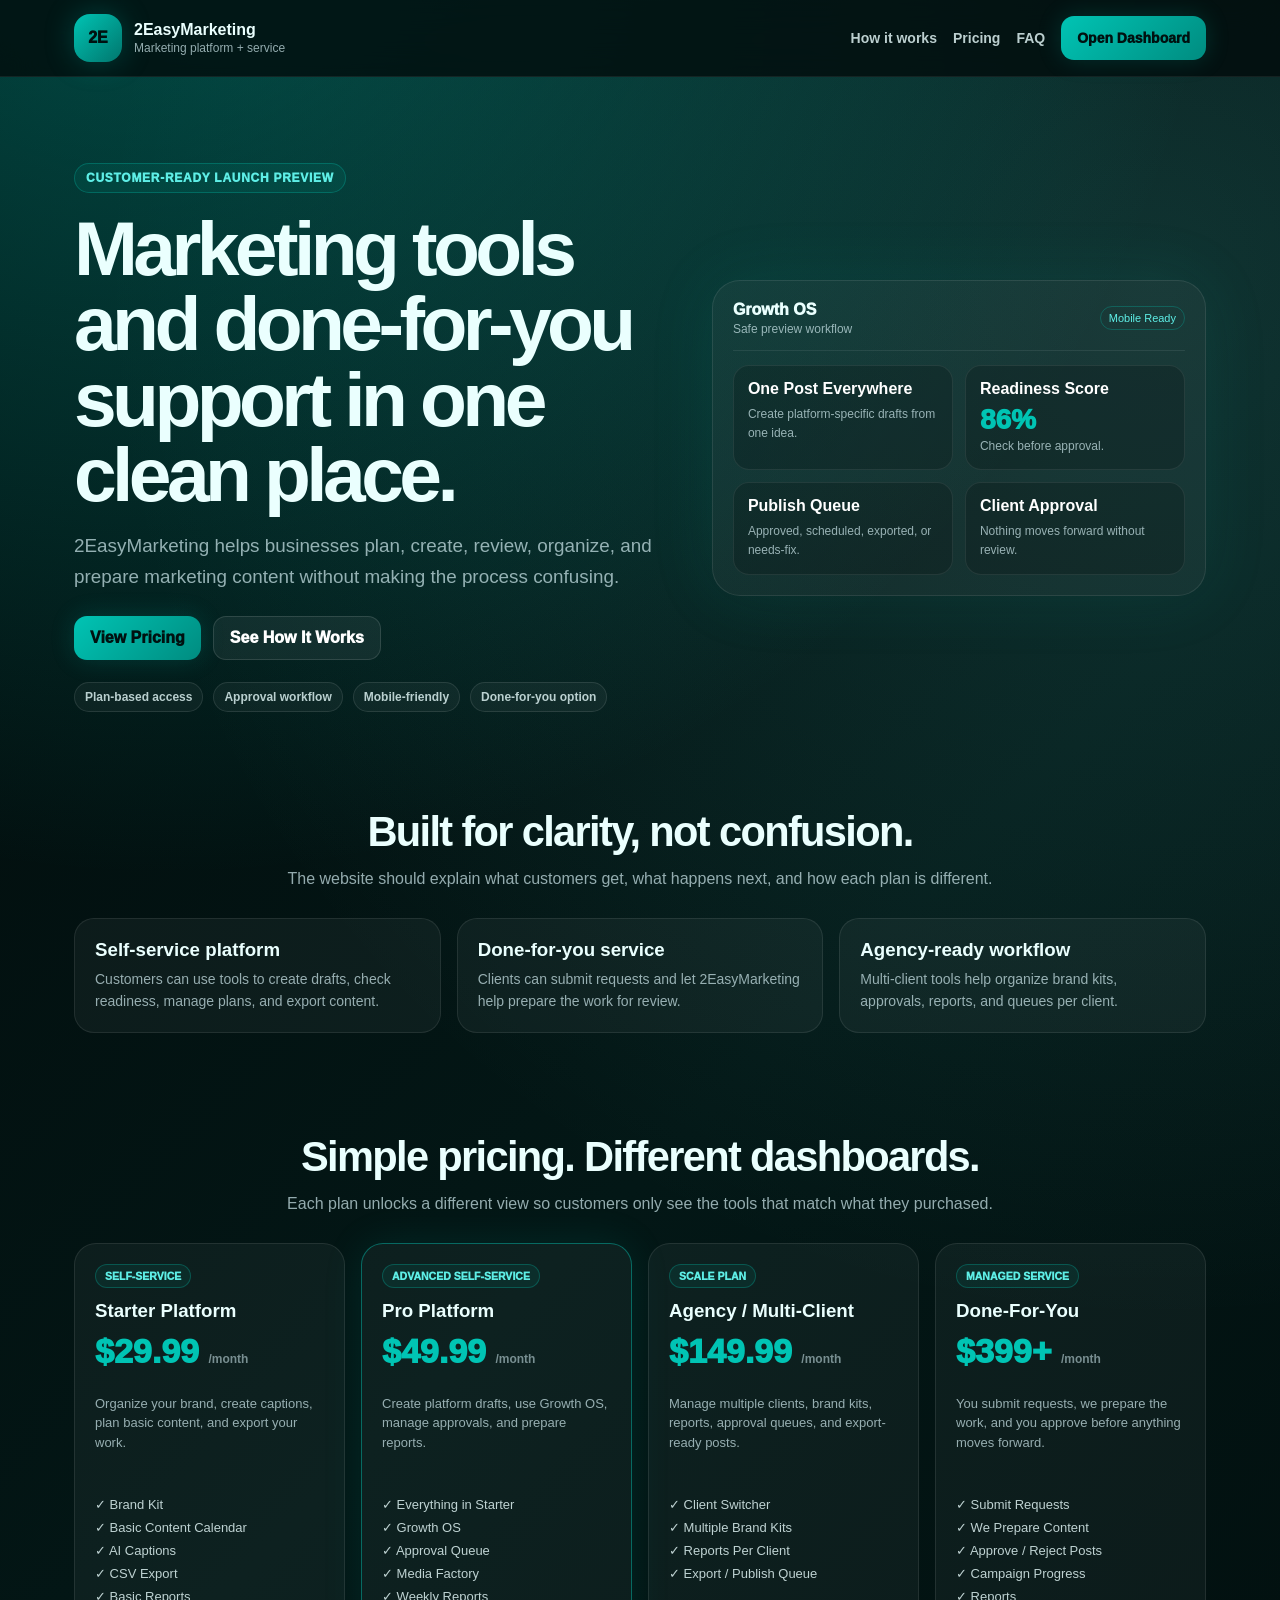
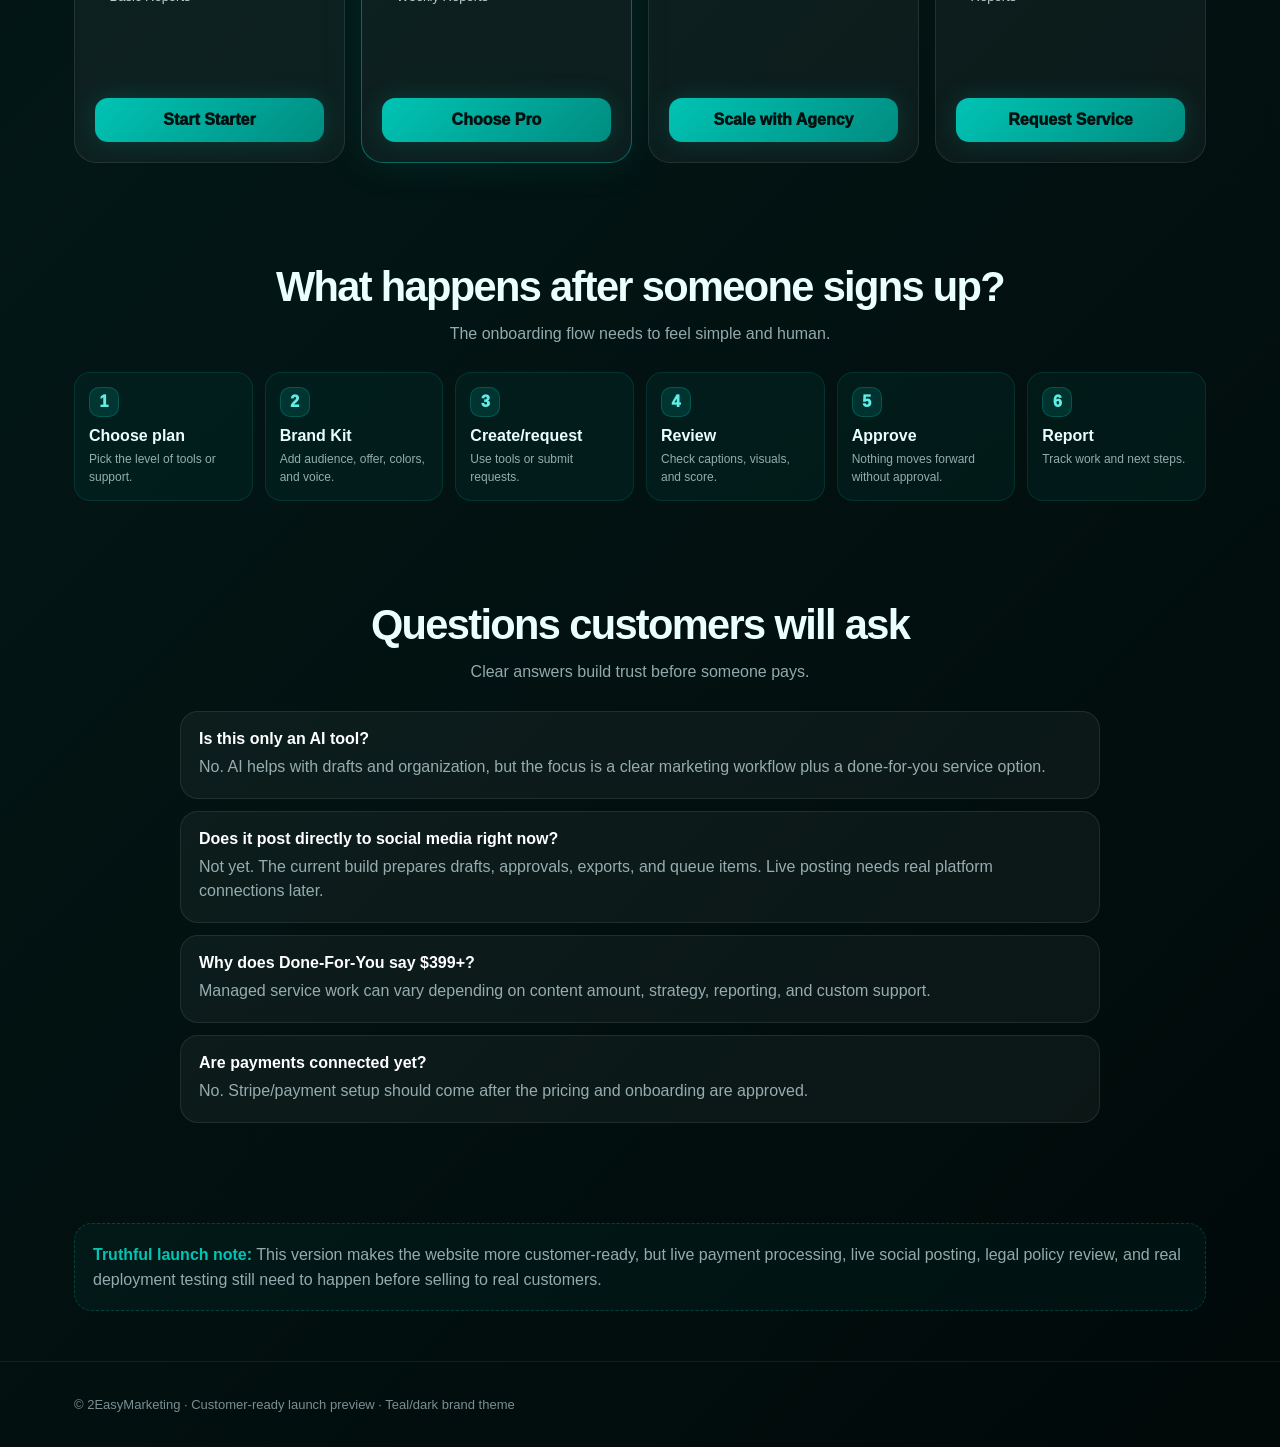
<file: customer-ready.html>
<!DOCTYPE html>
<html lang="en">
<head>
<meta charset="utf-8">
<title>2EasyMarketing — Customer Ready Launch</title>
<meta name="viewport" content="width=device-width, initial-scale=1, viewport-fit=cover">
<meta name="theme-color" content="#031716">
<style>
:root{--teal:#00c4b4;--teal2:#5eeee6;--dark:#031716;--dark2:#020b0b;--text:#eafffe;--muted:rgba(210,235,240,.70);--border:rgba(255,255,255,.09)}
*{box-sizing:border-box}
html{-webkit-text-size-adjust:100%;text-size-adjust:100%;scroll-behavior:smooth}
body{margin:0;font-family:Inter,Segoe UI,Arial,sans-serif;color:var(--text);min-height:100vh;background:radial-gradient(circle at 13% -6%,rgba(0,196,180,.38),transparent 31%),radial-gradient(circle at 90% 9%,rgba(94,238,230,.14),transparent 35%),linear-gradient(135deg,#020b0b,#031716 42%,#010909);overflow-x:hidden}
a{color:inherit;text-decoration:none}
.container{max-width:1180px;margin:0 auto;padding:0 24px}
.nav{position:sticky;top:0;z-index:50;background:rgba(2,11,11,.78);backdrop-filter:blur(18px);border-bottom:1px solid rgba(255,255,255,.07)}
.nav-inner{height:76px;display:flex;align-items:center;justify-content:space-between;gap:16px}
.brand{display:flex;align-items:center;gap:12px}.logo{width:48px;height:48px;border-radius:16px;background:linear-gradient(135deg,var(--teal),#01766d);display:flex;align-items:center;justify-content:center;color:#001110;font-weight:1000;box-shadow:0 0 30px rgba(0,196,180,.25)}.brand strong{display:block}.brand span{display:block;color:var(--muted);font-size:12px;margin-top:2px}
.nav-links{display:flex;gap:16px;align-items:center;color:rgba(235,255,255,.80);font-weight:750;font-size:14px}.nav-links a:hover{color:var(--teal2)}
.btn{display:inline-flex;align-items:center;justify-content:center;min-height:44px;padding:12px 16px;border-radius:13px;border:none;background:linear-gradient(135deg,var(--teal),#008c80);color:#001110;font-weight:1000;cursor:pointer;box-shadow:0 0 24px rgba(0,196,180,.18)}.btn.secondary{background:rgba(255,255,255,.06);border:1px solid rgba(255,255,255,.12);color:#fff;box-shadow:none}
.hero{padding:86px 0 46px}.hero-grid{display:grid;grid-template-columns:1.1fr .9fr;gap:34px;align-items:center}.eyebrow{display:inline-flex;color:var(--teal2);border:1px solid rgba(0,196,180,.28);background:rgba(0,196,180,.08);padding:7px 11px;border-radius:999px;font-weight:1000;font-size:12px;text-transform:uppercase;letter-spacing:.06em;margin-bottom:18px}
h1{font-size:clamp(2.4rem,6vw,4.9rem);line-height:.98;margin:0 0 18px;letter-spacing:-.06em}.lead{font-size:clamp(1rem,2vw,1.18rem);color:var(--muted);line-height:1.65;max-width:650px;margin:0 0 24px}.hero-actions{display:flex;gap:12px;flex-wrap:wrap}.mini-proof{display:flex;gap:10px;flex-wrap:wrap;margin-top:22px}.mini-proof span{border:1px solid rgba(255,255,255,.10);background:rgba(255,255,255,.045);border-radius:999px;padding:7px 10px;color:rgba(235,255,255,.78);font-size:12px;font-weight:850}
.product-card{background:rgba(255,255,255,.045);border:1px solid rgba(255,255,255,.09);border-radius:28px;padding:20px;box-shadow:0 0 70px rgba(0,196,180,.09)}.dash-top{display:flex;justify-content:space-between;align-items:center;border-bottom:1px solid rgba(255,255,255,.08);padding-bottom:14px;margin-bottom:14px}.dash-title{font-weight:1000}.dash-pill{color:var(--teal2);font-size:11px;border:1px solid rgba(0,196,180,.28);border-radius:999px;padding:5px 8px}.dash-grid{display:grid;grid-template-columns:1fr 1fr;gap:12px}.dash-card{background:rgba(0,0,0,.18);border:1px solid rgba(255,255,255,.08);border-radius:16px;padding:14px}.dash-card b{display:block;color:#fff;margin-bottom:6px}.dash-card span{color:var(--muted);font-size:12px;line-height:1.45}.score{font-size:28px;font-weight:1000;color:var(--teal)}
section{padding:50px 0}.section-head{text-align:center;max-width:780px;margin:0 auto 26px}.section-head h2{font-size:clamp(1.7rem,4vw,2.6rem);margin:0 0 10px;letter-spacing:-.04em}.section-head p{margin:0;color:var(--muted);line-height:1.6}
.cards{display:grid;grid-template-columns:repeat(3,minmax(0,1fr));gap:16px}.card{background:rgba(255,255,255,.043);border:1px solid rgba(255,255,255,.085);border-radius:20px;padding:20px}.card h3{margin:0 0 8px}.card p{margin:0;color:var(--muted);line-height:1.55;font-size:14px}
.pricing{display:grid;grid-template-columns:repeat(4,minmax(0,1fr));gap:16px}.price-card{display:flex;flex-direction:column;background:rgba(255,255,255,.045);border:1px solid var(--border);border-radius:22px;padding:20px;min-height:520px}.price-card.pro{border-color:rgba(0,196,180,.45);box-shadow:0 0 42px rgba(0,196,180,.10)}.tag{display:inline-flex;width:max-content;color:var(--teal2);border:1px solid rgba(0,196,180,.28);background:rgba(0,196,180,.08);border-radius:999px;padding:5px 9px;font-size:10.5px;font-weight:1000;text-transform:uppercase;margin-bottom:12px}.price-card h3{margin:0 0 10px}.price{font-size:34px;font-weight:1000;color:var(--teal);margin-bottom:10px}.price span{font-size:12px;color:rgba(210,235,240,.55);font-weight:700}.price-card p{color:var(--muted);font-size:13px;line-height:1.5;min-height:78px}.price-card ul{list-style:none;margin:12px 0 0;padding:0;display:grid;gap:8px}.price-card li{font-size:13px;color:rgba(235,255,255,.80)}.price-card .btn{margin-top:auto}
.steps{display:grid;grid-template-columns:repeat(6,minmax(0,1fr));gap:12px}.step{background:rgba(0,196,180,.055);border:1px solid rgba(0,196,180,.14);border-radius:16px;padding:14px}.num{width:30px;height:30px;border-radius:10px;background:rgba(0,196,180,.14);border:1px solid rgba(0,196,180,.25);display:flex;align-items:center;justify-content:center;color:var(--teal2);font-weight:1000;margin-bottom:10px}.step b{display:block;margin-bottom:6px}.step span{display:block;color:var(--muted);font-size:12px;line-height:1.45}
.faq{max-width:920px;margin:0 auto;display:grid;gap:12px}.faq-item{background:rgba(255,255,255,.043);border:1px solid rgba(255,255,255,.085);border-radius:18px;padding:18px}.faq-item b{display:block;color:#fff;margin-bottom:7px}.faq-item span{display:block;color:var(--muted);line-height:1.55}
.truth{border:1px dashed rgba(0,196,180,.25);background:rgba(0,196,180,.045);border-radius:18px;padding:18px;color:var(--muted);line-height:1.58}
.footer{padding:35px 0;border-top:1px solid rgba(255,255,255,.07);color:rgba(210,235,240,.58);font-size:13px}
@media(max-width:1100px){.hero-grid,.pricing,.cards{grid-template-columns:1fr 1fr}.steps{grid-template-columns:repeat(3,1fr)}}
@media(max-width:760px){.container{padding:0 16px}.nav-inner{height:auto;min-height:72px;padding:12px 0}.nav-links{display:none}.hero{padding:48px 0 30px}.hero-grid,.pricing,.cards,.steps,.dash-grid{grid-template-columns:1fr}.price-card{min-height:auto}section{padding:36px 0}.product-card{border-radius:22px}button,.btn,input,select,textarea{font-size:16px;min-height:44px}}
</style>
</head>
<body>
<nav class="nav">
  <div class="container nav-inner">
    <a class="brand" href="#"><div class="logo">2E</div><div><strong>2EasyMarketing</strong><span>Marketing platform + service</span></div></a>
    <div class="nav-links"><a href="#how">How it works</a><a href="#pricing">Pricing</a><a href="#faq">FAQ</a><a class="btn" href="/portal.html">Open Dashboard</a></div>
  </div>
</nav>

<header class="hero">
  <div class="container hero-grid">
    <div>
      <div class="eyebrow">Customer-ready launch preview</div>
      <h1>Marketing tools and done-for-you support in one clean place.</h1>
      <p class="lead">2EasyMarketing helps businesses plan, create, review, organize, and prepare marketing content without making the process confusing.</p>
      <div class="hero-actions"><a class="btn" href="#pricing">View Pricing</a><a class="btn secondary" href="#how">See How It Works</a></div>
      <div class="mini-proof"><span>Plan-based access</span><span>Approval workflow</span><span>Mobile-friendly</span><span>Done-for-you option</span></div>
    </div>
    <div class="product-card">
      <div class="dash-top"><div><div class="dash-title">Growth OS</div><div style="color:var(--muted);font-size:12px;margin-top:3px">Safe preview workflow</div></div><div class="dash-pill">Mobile Ready</div></div>
      <div class="dash-grid">
        <div class="dash-card"><b>One Post Everywhere</b><span>Create platform-specific drafts from one idea.</span></div>
        <div class="dash-card"><b>Readiness Score</b><div class="score">86%</div><span>Check before approval.</span></div>
        <div class="dash-card"><b>Publish Queue</b><span>Approved, scheduled, exported, or needs-fix.</span></div>
        <div class="dash-card"><b>Client Approval</b><span>Nothing moves forward without review.</span></div>
      </div>
    </div>
  </div>
</header>

<section>
  <div class="container">
    <div class="section-head"><h2>Built for clarity, not confusion.</h2><p>The website should explain what customers get, what happens next, and how each plan is different.</p></div>
    <div class="cards">
      <div class="card"><h3>Self-service platform</h3><p>Customers can use tools to create drafts, check readiness, manage plans, and export content.</p></div>
      <div class="card"><h3>Done-for-you service</h3><p>Clients can submit requests and let 2EasyMarketing help prepare the work for review.</p></div>
      <div class="card"><h3>Agency-ready workflow</h3><p>Multi-client tools help organize brand kits, approvals, reports, and queues per client.</p></div>
    </div>
  </div>
</section>

<section id="pricing">
  <div class="container">
    <div class="section-head"><h2>Simple pricing. Different dashboards.</h2><p>Each plan unlocks a different view so customers only see the tools that match what they purchased.</p></div>
    <div class="pricing">
      <div class="price-card"><div class="tag">Self-Service</div><h3>Starter Platform</h3><div class="price">$29.99 <span>/month</span></div><p>Organize your brand, create captions, plan basic content, and export your work.</p><ul><li>✓ Brand Kit</li><li>✓ Basic Content Calendar</li><li>✓ AI Captions</li><li>✓ CSV Export</li><li>✓ Basic Reports</li></ul><a class="btn" href="/portal.html">Start Starter</a></div>
      <div class="price-card pro"><div class="tag">Advanced Self-Service</div><h3>Pro Platform</h3><div class="price">$49.99 <span>/month</span></div><p>Create platform drafts, use Growth OS, manage approvals, and prepare reports.</p><ul><li>✓ Everything in Starter</li><li>✓ Growth OS</li><li>✓ Approval Queue</li><li>✓ Media Factory</li><li>✓ Weekly Reports</li></ul><a class="btn" href="/portal.html">Choose Pro</a></div>
      <div class="price-card"><div class="tag">Scale Plan</div><h3>Agency / Multi-Client</h3><div class="price">$149.99 <span>/month</span></div><p>Manage multiple clients, brand kits, reports, approval queues, and export-ready posts.</p><ul><li>✓ Client Switcher</li><li>✓ Multiple Brand Kits</li><li>✓ Reports Per Client</li><li>✓ Export / Publish Queue</li></ul><a class="btn" href="/portal.html">Scale with Agency</a></div>
      <div class="price-card"><div class="tag">Managed Service</div><h3>Done-For-You</h3><div class="price">$399+ <span>/month</span></div><p>You submit requests, we prepare the work, and you approve before anything moves forward.</p><ul><li>✓ Submit Requests</li><li>✓ We Prepare Content</li><li>✓ Approve / Reject Posts</li><li>✓ Campaign Progress</li><li>✓ Reports</li></ul><a class="btn" href="/portal.html">Request Service</a></div>
    </div>
  </div>
</section>

<section id="how">
  <div class="container">
    <div class="section-head"><h2>What happens after someone signs up?</h2><p>The onboarding flow needs to feel simple and human.</p></div>
    <div class="steps">
      <div class="step"><div class="num">1</div><b>Choose plan</b><span>Pick the level of tools or support.</span></div>
      <div class="step"><div class="num">2</div><b>Brand Kit</b><span>Add audience, offer, colors, and voice.</span></div>
      <div class="step"><div class="num">3</div><b>Create/request</b><span>Use tools or submit requests.</span></div>
      <div class="step"><div class="num">4</div><b>Review</b><span>Check captions, visuals, and score.</span></div>
      <div class="step"><div class="num">5</div><b>Approve</b><span>Nothing moves forward without approval.</span></div>
      <div class="step"><div class="num">6</div><b>Report</b><span>Track work and next steps.</span></div>
    </div>
  </div>
</section>

<section id="faq">
  <div class="container">
    <div class="section-head"><h2>Questions customers will ask</h2><p>Clear answers build trust before someone pays.</p></div>
    <div class="faq">
      <div class="faq-item"><b>Is this only an AI tool?</b><span>No. AI helps with drafts and organization, but the focus is a clear marketing workflow plus a done-for-you service option.</span></div>
      <div class="faq-item"><b>Does it post directly to social media right now?</b><span>Not yet. The current build prepares drafts, approvals, exports, and queue items. Live posting needs real platform connections later.</span></div>
      <div class="faq-item"><b>Why does Done-For-You say $399+?</b><span>Managed service work can vary depending on content amount, strategy, reporting, and custom support.</span></div>
      <div class="faq-item"><b>Are payments connected yet?</b><span>No. Stripe/payment setup should come after the pricing and onboarding are approved.</span></div>
    </div>
  </div>
</section>

<section>
  <div class="container">
    <div class="truth"><strong style="color:#00c4b4">Truthful launch note:</strong> This version makes the website more customer-ready, but live payment processing, live social posting, legal policy review, and real deployment testing still need to happen before selling to real customers.</div>
  </div>
</section>

<footer class="footer">
  <div class="container">© 2EasyMarketing · Customer-ready launch preview · Teal/dark brand theme</div>
</footer>
</body>
</html>
</file>
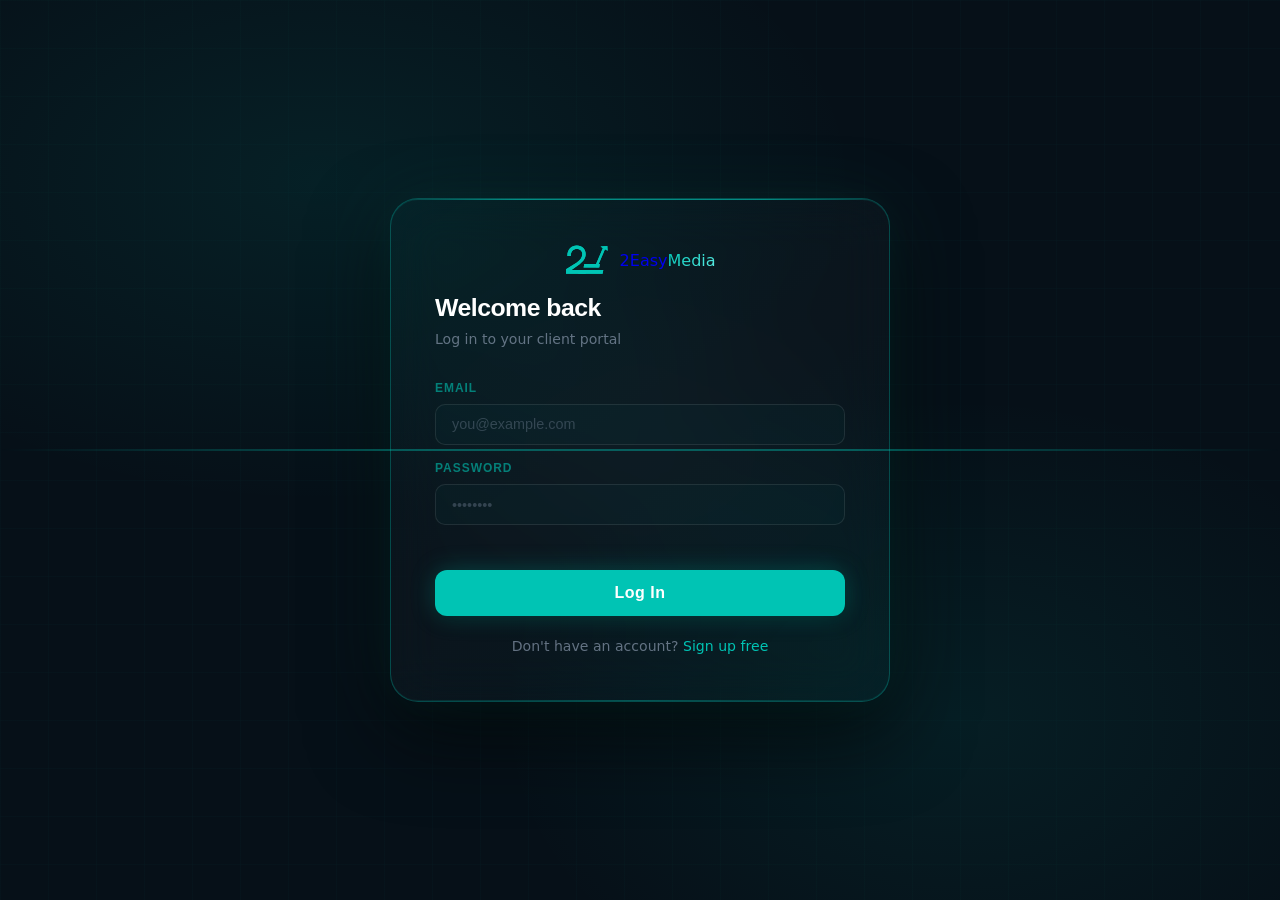
<file: portal.html>
<!DOCTYPE html>
<html lang="en" data-theme="dark">
<head>
  <meta charset="UTF-8" />
  <meta name="viewport" content="width=device-width, initial-scale=1.0" />
  <title>Client Portal — 2EasyMarketing</title>
  <link href="https://api.fontshare.com/v2/css?f[]=clash-display@400,500,600,700&f[]=satoshi@300,400,500,700&display=swap" rel="stylesheet" />
  <link rel="stylesheet" href="style.css?v=20260619-customer-ready-merge" />
  <link rel="stylesheet" href="premium.css?v=20260619-customer-ready-merge" />
  <link rel="stylesheet" href="portal.css?v=20260619-customer-ready-merge" />
</head>
<body class="portal-body">

  <!-- AUTH SCREENS -->
  <div id="auth-screen" class="auth-screen">
    <div class="auth-card">
      <a href="index.html" class="auth-logo">
        <svg width="44" height="36" viewBox="0 0 130 105" fill="none"><defs><filter id="logo-glow-lg1" x="-40%" y="-40%" width="180%" height="180%"><feGaussianBlur stdDeviation="1.5" result="b"/><feMerge><feMergeNode in="b"/><feMergeNode in="SourceGraphic"/></feMerge></filter></defs><g filter="url(#logo-glow-lg1)" fill="#00c4b4"><path d="M 10 38 C 10 18, 22 7, 38 7 C 54 7, 64 18, 64 32 C 64 45, 57 53, 47 61 L 22 79 L 64 79 L 64 90 L 6 90 L 6 77 L 37 58 C 48 50, 54 42, 54 32 C 54 24, 49 17, 38 17 C 27 17, 20 24, 20 38 Z"/><path d="M 60 61 L 106 61 L 104 72 L 58 72 Z"/><path d="M 44 79 L 116 79 L 114 90 L 42 90 Z"/><path d="M 92 68 L 98 72 L 121 18 L 115 14 Z"/><path d="M 128 8 L 108 10 L 114 14 L 121 18 L 129 22 Z"/></g></svg>
        <span>2Easy<span style="background:linear-gradient(135deg,#00c4b4,#5eeee6);-webkit-background-clip:text;-webkit-text-fill-color:transparent;background-clip:text">Media</span></span>
      </a>

      <!-- Login Form -->
      <div id="login-form">
        <h2 class="auth-title">Welcome back</h2>
        <p class="auth-sub">Log in to your client portal</p>
        <div class="form-group">
          <label>Email</label>
          <input type="email" id="login-email" placeholder="you@example.com" autocomplete="email" />
        </div>
        <div class="form-group">
          <label>Password</label>
          <input type="password" id="login-password" placeholder="••••••••" autocomplete="current-password" />
        </div>
        <div id="login-error" class="form-error"></div>
        <button class="btn-auth" id="login-btn">Log In</button>
        <p class="auth-switch">Don't have an account? <a href="#" id="go-signup">Sign up free</a></p>
      </div>

      <!-- Signup Form -->
      <div id="signup-form" style="display:none">
        <h2 class="auth-title">Create your account</h2>
        <p class="auth-sub">Start getting AI-powered marketing work done</p>
        <div class="form-row">
          <div class="form-group">
            <label>Your Name</label>
            <input type="text" id="signup-name" placeholder="First Last" />
          </div>
          <div class="form-group">
            <label>Email</label>
            <input type="email" id="signup-email" placeholder="you@example.com" />
          </div>
        </div>
        <div class="form-row">
          <div class="form-group">
            <label>Business Name</label>
            <input type="text" id="signup-business" placeholder="Your Company LLC" />
          </div>
          <div class="form-group">
            <label>Website (optional)</label>
            <input type="text" id="signup-website" placeholder="yoursite.com" />
          </div>
        </div>
        <div class="form-group">
          <label>Password</label>
          <input type="password" id="signup-password" placeholder="Min. 6 characters" />
        </div>
        <div class="form-group">
          <label>Plan</label>
          <select id="signup-plan">
            <option value="starter">Starter — $497/mo</option>
            <option value="growth" selected>Growth — $1,497/mo</option>
            <option value="agency">Agency — $3,497/mo</option>
          </select>
        </div>
        <div id="signup-error" class="form-error"></div>
        <button class="btn-auth" id="signup-btn">Create Account</button>
        <p class="auth-switch">Already have an account? <a href="#" id="go-login">Log in</a></p>
      </div>
    </div>
  </div>

  <!-- PORTAL APP (shown after login) -->
  <div id="portal-app" style="display:none">

    <!-- Sidebar -->
    <aside class="portal-sidebar" id="portal-sidebar">
      <div class="sidebar-brand">
        <svg width="40" height="32" viewBox="0 0 130 105" fill="none"><defs><filter id="logo-glow-lgs" x="-40%" y="-40%" width="180%" height="180%"><feGaussianBlur stdDeviation="1.5" result="b"/><feMerge><feMergeNode in="b"/><feMergeNode in="SourceGraphic"/></feMerge></filter></defs><g filter="url(#logo-glow-lgs)" fill="#00c4b4"><path d="M 10 38 C 10 18, 22 7, 38 7 C 54 7, 64 18, 64 32 C 64 45, 57 53, 47 61 L 22 79 L 64 79 L 64 90 L 6 90 L 6 77 L 37 58 C 48 50, 54 42, 54 32 C 54 24, 49 17, 38 17 C 27 17, 20 24, 20 38 Z"/><path d="M 60 61 L 106 61 L 104 72 L 58 72 Z"/><path d="M 44 79 L 116 79 L 114 90 L 42 90 Z"/><path d="M 92 68 L 98 72 L 121 18 L 115 14 Z"/><path d="M 128 8 L 108 10 L 114 14 L 121 18 L 129 22 Z"/></g></svg>
        <span id="sidebar-brand-name">2EasyMarketing</span>
      </div>

      <div class="sidebar-user" id="sidebar-user-info">
        <div class="user-avatar" id="user-avatar">?</div>
        <div>
          <div class="user-name" id="user-name-display">Loading...</div>
          <div class="user-plan" id="user-plan-display">...</div>
        </div>
      </div>

      <nav class="sidebar-nav">
        <a href="#" class="sidebar-link active" data-view="dashboard">
          <svg width="16" height="16" fill="none" stroke="currentColor" stroke-width="2" viewBox="0 0 24 24"><rect x="3" y="3" width="7" height="7" rx="1"/><rect x="14" y="3" width="7" height="7" rx="1"/><rect x="3" y="14" width="7" height="7" rx="1"/><rect x="14" y="14" width="7" height="7" rx="1"/></svg>
          Dashboard
        </a>
        <a href="#" class="sidebar-link" data-view="plan-access">
          <svg width="16" height="16" fill="none" stroke="currentColor" stroke-width="2" viewBox="0 0 24 24"><path d="M9 11l3 3L22 4"/><path d="M21 12v7a2 2 0 01-2 2H5a2 2 0 01-2-2V5a2 2 0 012-2h11"/></svg>
          Plan Access
        </a>
        <a href="#" class="sidebar-link" data-view="pricing">
          <svg width="16" height="16" fill="none" stroke="currentColor" stroke-width="2" viewBox="0 0 24 24"><rect x="2" y="5" width="20" height="14" rx="2"/><path d="M2 10h20"/><path d="M6 15h4"/></svg>
          Pricing
        </a>
        <a href="#" class="sidebar-link" data-view="growth-os">
          <svg width="16" height="16" fill="none" stroke="currentColor" stroke-width="2" viewBox="0 0 24 24"><path d="M4 19c5-1 9-5 11-10l3-7 2 2-7 3C8 9 4 13 3 18l1 1z"/><path d="M9 15l-4 4"/><path d="M14 4l6 6"/></svg>
          Growth OS
        </a>
        <a href="#" class="sidebar-link" data-view="launch-checklist">
          <svg width="16" height="16" fill="none" stroke="currentColor" stroke-width="2" viewBox="0 0 24 24"><rect x="3" y="4" width="18" height="17" rx="2"/><path d="M9 9l2 2 4-4"/><path d="M8 16h8"/></svg>
          Launch Checklist
        </a>
        <a href="#" class="sidebar-link" data-view="new-task">
          <svg width="16" height="16" fill="none" stroke="currentColor" stroke-width="2" viewBox="0 0 24 24"><circle cx="12" cy="12" r="10"/><line x1="12" y1="8" x2="12" y2="16"/><line x1="8" y1="12" x2="16" y2="12"/></svg>
          New Task
        </a>
        <a href="#" class="sidebar-link" data-view="my-tasks">
          <svg width="16" height="16" fill="none" stroke="currentColor" stroke-width="2" viewBox="0 0 24 24"><path d="M9 11l3 3L22 4"/><path d="M21 12v7a2 2 0 01-2 2H5a2 2 0 01-2-2V5a2 2 0 012-2h11"/></svg>
          My Tasks
        </a>
        <a href="#" class="sidebar-link" data-view="media-factory">
          <svg width="16" height="16" fill="none" stroke="currentColor" stroke-width="2" viewBox="0 0 24 24"><rect x="3" y="5" width="18" height="14" rx="2"/><circle cx="8" cy="10" r="2"/><path d="M21 15l-5-5L5 19"/></svg>
          Media Factory
        </a>
        <a href="#" class="sidebar-link" data-view="plugin-hub">
          <svg width="16" height="16" fill="none" stroke="currentColor" stroke-width="2" viewBox="0 0 24 24"><path d="M9 7V2"/><path d="M15 7V2"/><path d="M7 7h10v5a5 5 0 01-10 0V7z"/><path d="M12 17v5"/></svg>
          Plugin Hub
        </a>
        <!-- Owner only -->
        <a href="#" class="sidebar-link owner-only" data-view="owner-dashboard" style="display:none">
          <svg width="16" height="16" fill="none" stroke="currentColor" stroke-width="2" viewBox="0 0 24 24"><path d="M12 2L2 7l10 5 10-5-10-5z"/><path d="M2 17l10 5 10-5"/><path d="M2 12l10 5 10-5"/></svg>
          Owner Panel
        </a>
        <a href="#" class="sidebar-link owner-only" data-view="clients" style="display:none">
          <svg width="16" height="16" fill="none" stroke="currentColor" stroke-width="2" viewBox="0 0 24 24"><path d="M17 21v-2a4 4 0 00-4-4H5a4 4 0 00-4 4v2"/><circle cx="9" cy="7" r="4"/><path d="M23 21v-2a4 4 0 00-3-3.87"/><path d="M16 3.13a4 4 0 010 7.75"/></svg>
          Clients
        </a>
        <a href="#" class="sidebar-link owner-only" data-view="ad-engine" style="display:none">
          <svg width="16" height="16" fill="none" stroke="currentColor" stroke-width="2" viewBox="0 0 24 24"><path d="M13 2L3 14h9l-1 8 10-12h-9l1-8z"/></svg>
          Ad Engine
          <span class="nav-badge" style="background:#00c4b4;color:#061018;font-size:9px;font-weight:700;padding:1px 5px;border-radius:10px;margin-left:auto">AI</span>
        </a>
      </nav>

      <button class="sidebar-logout" id="logout-btn">
        <svg width="14" height="14" fill="none" stroke="currentColor" stroke-width="2" viewBox="0 0 24 24"><path d="M9 21H5a2 2 0 01-2-2V5a2 2 0 012-2h4"/><polyline points="16 17 21 12 16 7"/><line x1="21" y1="12" x2="9" y2="12"/></svg>
        Log Out
      </button>
    </aside>

    <!-- Main Content -->
    <main class="portal-main" id="portal-main">

      <!-- ── DASHBOARD VIEW ── -->
      <div id="view-dashboard" class="portal-view">
        <div class="view-header">
          <h1 class="view-title">Dashboard</h1>
          <button class="btn-new-task" data-view="new-task">+ New Task</button>
        </div>
        <div class="stats-row" id="client-stats">
          <div class="stat-pill">
            <span class="pill-num" id="stat-total">0</span>
            <span class="pill-label">Total Tasks</span>
          </div>
          <div class="stat-pill">
            <span class="pill-num" id="stat-processing">0</span>
            <span class="pill-label">Processing</span>
          </div>
          <div class="stat-pill">
            <span class="pill-num" id="stat-review">0</span>
            <span class="pill-label">In Review</span>
          </div>
          <div class="stat-pill highlight">
            <span class="pill-num" id="stat-delivered">0</span>
            <span class="pill-label">Delivered</span>
          </div>
        </div>
        <div class="section-label">Recent Tasks</div>
        <div id="recent-tasks-list" class="tasks-list">
          <div class="empty-state">No tasks yet. Submit your first task to get started!</div>
        </div>
      </div>

      <!-- ── NEW TASK VIEW ── -->
      <div id="view-new-task" class="portal-view" style="display:none">
        <div class="view-header">
          <h1 class="view-title">Submit a New Task</h1>
        </div>
        <p class="view-sub">Choose what you need and our AI will start working on it immediately.</p>

        <!-- Task Type Selector -->
        <div class="task-type-grid" id="task-type-grid">
          <button class="task-type-card" data-type="social_post">
            <div class="task-type-icon">📱</div>
            <div class="task-type-name">Social Media Posts</div>
            <div class="task-type-desc">Instagram, Facebook, LinkedIn, TikTok</div>
          </button>
          <button class="task-type-card" data-type="seo_audit">
            <div class="task-type-icon">🔍</div>
            <div class="task-type-name">SEO Audit & Report</div>
            <div class="task-type-desc">Rankings, keywords, technical audit</div>
          </button>
          <button class="task-type-card" data-type="ad_copy">
            <div class="task-type-icon">📢</div>
            <div class="task-type-name">Ad Copy & Campaign</div>
            <div class="task-type-desc">Google Ads, Meta Ads, headlines</div>
          </button>
          <button class="task-type-card" data-type="blog_content">
            <div class="task-type-icon">✍️</div>
            <div class="task-type-name">Blog & Content</div>
            <div class="task-type-desc">Blog posts, website copy, landing pages</div>
          </button>
          <button class="task-type-card" data-type="email_campaign">
            <div class="task-type-icon">📧</div>
            <div class="task-type-name">Email Campaign</div>
            <div class="task-type-desc">Sequences, newsletters, drip campaigns</div>
          </button>
        </div>

        <!-- Dynamic Task Form -->
        <div id="task-form-container" style="display:none">
          <div class="task-form-header">
            <button class="back-btn" id="back-to-types">← Back</button>
            <h2 class="task-form-title" id="task-form-title"></h2>
          </div>
          <form id="task-form" class="task-form">
            <!-- Dynamically injected -->
          </form>
          <div id="task-submit-error" class="form-error"></div>
          <button class="btn-submit-task" id="submit-task-btn">Submit Task — AI Starts Now →</button>
        </div>
      </div>

      <!-- ── MY TASKS VIEW ── -->
      <div id="view-my-tasks" class="portal-view" style="display:none">
        <div class="view-header">
          <h1 class="view-title">My Tasks</h1>
          <div class="filter-tabs" id="task-filter">
            <button class="filter-tab active" data-filter="all">All</button>
            <button class="filter-tab" data-filter="processing">Processing</button>
            <button class="filter-tab" data-filter="review">In Review</button>
            <button class="filter-tab" data-filter="delivered">Delivered</button>
          </div>
        </div>
        <div id="all-tasks-list" class="tasks-list"></div>
      </div>

      <!-- LAUNCH CHECKLIST VIEW -->
      <div id="view-launch-checklist" class="portal-view" style="display:none">
        <div class="view-header">
          <div>
            <h1 class="view-title">Launch Checklist</h1>
            <p class="view-subtitle">What is ready, what still needs testing, and what should happen before selling to real customers.</p>
          </div>
        </div>
        <div id="launch-checklist-content"></div>
      </div>

      <!-- GROWTH OS VIEW -->
      <div id="view-growth-os" class="portal-view" style="display:none">
        <div class="view-header">
          <div>
            <h1 class="view-title">Growth OS</h1>
            <p class="view-subtitle">Templates, one-post-everywhere, repurposing, readiness checks, publish queue, and onboarding.</p>
          </div>
        </div>
        <div id="growth-os-content"></div>
      </div>

      <!-- PRICING VIEW -->
      <div id="view-pricing" class="portal-view" style="display:none">
        <div class="view-header">
          <div>
            <h1 class="view-title">Pricing</h1>
            <p class="view-subtitle">Clear plans for self-service, agency, and done-for-you support.</p>
          </div>
        </div>
        <div id="pricing-content"></div>
      </div>

      <!-- PLAN ACCESS VIEW -->
      <div id="view-plan-access" class="portal-view" style="display:none">
        <div class="view-header">
          <div>
            <h1 class="view-title">Plan Access</h1>
            <p class="view-subtitle">A clear view of what each subscription includes.</p>
          </div>
        </div>
        <div id="subscription-access-content"></div>
      </div>

      <!-- PLUGIN HUB VIEW -->
      <div id="view-plugin-hub" class="portal-view" style="display:none">
        <div class="view-header">
          <div>
            <h1 class="view-title">Plugin Hub</h1>
            <p class="view-subtitle">Preview connection status for media, social, automation, CRM, and analytics tools.</p>
          </div>
        </div>
        <div id="plugin-hub-content"></div>
      </div>

      <!-- ── OWNER DASHBOARD VIEW ── -->
      <div id="view-owner-dashboard" class="portal-view" style="display:none">
        <div class="view-header">
          <h1 class="view-title">Owner Panel</h1>
          <span class="owner-badge">🔑 Dev's View</span>
        </div>
        <div class="stats-row" id="owner-stats-row">
          <!-- injected by JS -->
        </div>
        <div class="section-label">Tasks Awaiting Review</div>
        <div id="owner-review-list" class="tasks-list"></div>
        <div class="section-label" style="margin-top:2rem">All Recent Tasks</div>
        <div id="owner-all-tasks-list" class="tasks-list"></div>
      </div>

      <!-- ── CLIENTS VIEW ── -->
      <div id="view-clients" class="portal-view" style="display:none">
        <div class="view-header">
          <h1 class="view-title">Clients</h1>
        </div>
        <div id="clients-table-wrap" class="table-wrap"></div>
      </div>

      <!-- MEDIA FACTORY VIEW -->
      <div id="view-media-factory" class="portal-view" style="display:none">
        <div class="view-header">
          <h1 class="view-title">&#127910; AI Media Factory</h1>
          <p style="color:rgba(180,200,220,.55);font-size:.85rem;margin:0">Generate AI image ads, video storyboards, and voiceover scripts instantly.</p>
        </div>

        <div id="media-type-grid" style="display:grid;grid-template-columns:repeat(auto-fit,minmax(220px,1fr));gap:1.25rem;margin-bottom:2rem">
          <div class="media-type-card" data-media-type="image_ad" onclick="window.selectMediaType && window.selectMediaType('image_ad')" style="background:linear-gradient(135deg,rgba(0,196,180,.08),rgba(0,196,180,.02));border:1px solid rgba(0,196,180,.2);border-radius:14px;padding:1.5rem;cursor:pointer;transition:all .2s">
            <div style="font-size:2.5rem;margin-bottom:.75rem">&#128444;</div>
            <div style="font-weight:700;color:#00c4b4;font-size:1rem;margin-bottom:.4rem">AI Image Ad</div>
            <div style="color:rgba(180,200,220,.6);font-size:.82rem">Facebook, Instagram, Google Display, and campaign image previews.</div>
            <div style="margin-top:.75rem;font-size:.75rem;color:#00c4b4;opacity:.7">&rarr; Click to generate</div>
          </div>
          <div class="media-type-card" data-media-type="video_ad" onclick="window.selectMediaType && window.selectMediaType('video_ad')" style="background:linear-gradient(135deg,rgba(0,196,180,.08),rgba(0,196,180,.02));border:1px solid rgba(0,196,180,.2);border-radius:14px;padding:1.5rem;cursor:pointer;transition:all .2s">
            <div style="font-size:2.5rem;margin-bottom:.75rem">&#127910;</div>
            <div style="font-weight:700;color:#00c4b4;font-size:1rem;margin-bottom:.4rem">AI Video Storyboard</div>
            <div style="color:rgba(180,200,220,.6);font-size:.82rem">Reels, TikTok, YouTube, and short-form ad storyboard previews.</div>
            <div style="margin-top:.75rem;font-size:.75rem;color:#00c4b4;opacity:.7">&rarr; Click to generate</div>
          </div>
          <div class="media-type-card" data-media-type="voiceover" onclick="window.selectMediaType && window.selectMediaType('voiceover')" style="background:linear-gradient(135deg,rgba(34,197,94,.08),rgba(34,197,94,.02));border:1px solid rgba(34,197,94,.2);border-radius:14px;padding:1.5rem;cursor:pointer;transition:all .2s">
            <div style="font-size:2.5rem;margin-bottom:.75rem">&#127897;</div>
            <div style="font-weight:700;color:#22c55e;font-size:1rem;margin-bottom:.4rem">AI Voiceover</div>
            <div style="color:rgba(180,200,220,.6);font-size:.82rem">Professional scripts with an instant browser speech preview.</div>
            <div style="margin-top:.75rem;font-size:.75rem;color:#22c55e;opacity:.7">&rarr; Click to generate</div>
          </div>
        </div>

        <div id="media-form-container" style="display:none">
          <button id="back-to-media-types" style="background:none;border:none;color:#00c4b4;cursor:pointer;font-size:.85rem;margin-bottom:1rem;padding:0">&larr; Back</button>
          <div style="background:rgba(255,255,255,.03);border:1px solid rgba(255,255,255,.08);border-radius:14px;padding:1.75rem">
            <h2 id="media-form-title" style="font-size:1.1rem;font-weight:700;color:#fff;margin:0 0 1.25rem"></h2>
            <div id="media-form"></div>
            <div id="media-submit-error" style="color:#ef4444;font-size:.82rem;margin-top:.5rem;min-height:1.2em"></div>
            <button id="submit-media-btn" style="margin-top:1.25rem;background:linear-gradient(135deg,#00c4b4,#008c80);border:none;color:#fff;padding:.7rem 2rem;border-radius:8px;font-weight:700;cursor:pointer;font-size:.9rem;width:100%">Generate with AI</button>
            <div id="media-instant-result" style="display:none;margin-top:1.25rem;background:rgba(0,196,180,.055);border:1px solid rgba(0,196,180,.22);border-radius:12px;padding:1rem;color:rgba(225,240,250,.9);font-size:.86rem;line-height:1.55"></div>
          </div>
        </div>

        <div style="margin-top:2rem">
          <h2 style="font-size:1rem;font-weight:700;color:#fff;margin:0 0 .75rem">Your Media Library</h2>
          <div id="media-gallery" style="display:grid;grid-template-columns:repeat(auto-fill,minmax(280px,1fr));gap:1rem"></div>
        </div>
      </div>

      <!-- AD ENGINE VIEW -->
      <div id="view-ad-engine" class="portal-view" style="display:none">
        <div class="view-header">
          <h1 class="view-title">&#9889; Ad Engine</h1>
          <span class="owner-badge" style="background:linear-gradient(135deg,#00c4b4,#008c80);color:#fff">AI-POWERED &bull; 11 PLATFORMS</span>
        </div>
        <div class="ae-tabs">
          <button class="ae-tab active" data-ae-tab="create">&#9889; Create Campaign</button>
          <button class="ae-tab" data-ae-tab="campaigns">&#128202; Live Campaigns</button>
          <button class="ae-tab" data-ae-tab="settings">&#9881; Platform Settings</button>
        </div>

        <!-- TAB: CREATE -->
        <div id="ae-tab-create" class="ae-tab-content">
          <div class="ae-two-col">
            <div class="ae-form-panel">
              <h3 class="ae-panel-title">Campaign Brief</h3>
              <p class="ae-panel-sub">Fill in the details &mdash; AI builds your complete campaign for any platform.</p>
              <div class="ae-form">
                <div class="ae-field"><label>Client Name</label><input type="text" id="ae-client-name" placeholder="e.g. Mike&apos;s Plumbing LLC" /></div>
                <div class="ae-field"><label>Product / Service Being Advertised</label><input type="text" id="ae-product" placeholder="e.g. Emergency plumbing repair, 24/7" /></div>
                <div class="ae-field"><label>Campaign Goal</label><select id="ae-goal"><option value="LEAD_GENERATION">Lead Generation (calls &amp; inquiries)</option><option value="CONVERSIONS">Sales / Conversions</option><option value="TRAFFIC">Website Traffic</option><option value="BRAND_AWARENESS">Brand Awareness</option><option value="VIDEO_VIEWS">Video Views</option><option value="APP_INSTALLS">App Installs</option><option value="MESSAGES">Messages / DMs</option></select></div>

                <!-- PLATFORM SELECTOR -->
                <div class="ae-field">
                  <label>Platform</label>
                  <div class="ae-platform-grid" id="ae-platform-grid">
                    <button type="button" class="ae-plat-btn active" data-platform="facebook_instagram" data-icon="&#128241;" style="--pc:#1877F2">
                      <span class="ae-plat-icon">&#128241;</span><span class="ae-plat-name">Meta<br><small>FB + IG</small></span>
                    </button>
                    <button type="button" class="ae-plat-btn" data-platform="youtube" data-icon="&#9654;" style="--pc:#FF0000">
                      <span class="ae-plat-icon" style="color:#FF0000">&#9654;</span><span class="ae-plat-name">YouTube</span>
                    </button>
                    <button type="button" class="ae-plat-btn" data-platform="tiktok" data-icon="&#127926;" style="--pc:#69C9D0">
                      <span class="ae-plat-icon" style="color:#69C9D0">&#127926;</span><span class="ae-plat-name">TikTok</span>
                    </button>
                    <button type="button" class="ae-plat-btn" data-platform="google" data-icon="&#128269;" style="--pc:#4285F4">
                      <span class="ae-plat-icon" style="color:#4285F4">&#128269;</span><span class="ae-plat-name">Google<br><small>Search+Display</small></span>
                    </button>
                    <button type="button" class="ae-plat-btn" data-platform="snapchat" data-icon="&#128273;" style="--pc:#FFFC00">
                      <span class="ae-plat-icon" style="color:#FFFC00">&#128273;</span><span class="ae-plat-name">Snapchat</span>
                    </button>
                    <button type="button" class="ae-plat-btn" data-platform="x_twitter" data-icon="&#10060;" style="--pc:#fff">
                      <span class="ae-plat-icon" style="color:#fff">&#120143;</span><span class="ae-plat-name">X / Twitter</span>
                    </button>
                    <button type="button" class="ae-plat-btn" data-platform="microsoft" data-icon="&#128187;" style="--pc:#00A4EF">
                      <span class="ae-plat-icon" style="color:#00A4EF">&#128187;</span><span class="ae-plat-name">Microsoft<br><small>Bing Ads</small></span>
                    </button>
                    <button type="button" class="ae-plat-btn" data-platform="linkedin" data-icon="&#128101;" style="--pc:#0A66C2">
                      <span class="ae-plat-icon" style="color:#0A66C2">&#128101;</span><span class="ae-plat-name">LinkedIn</span>
                    </button>
                    <button type="button" class="ae-plat-btn" data-platform="pinterest" data-icon="&#128392;" style="--pc:#E60023">
                      <span class="ae-plat-icon" style="color:#E60023">&#128392;</span><span class="ae-plat-name">Pinterest</span>
                    </button>
                    <button type="button" class="ae-plat-btn" data-platform="reddit" data-icon="&#128126;" style="--pc:#FF4500">
                      <span class="ae-plat-icon" style="color:#FF4500">&#128126;</span><span class="ae-plat-name">Reddit</span>
                    </button>
                    <button type="button" class="ae-plat-btn" data-platform="amazon" data-icon="&#128722;" style="--pc:#FF9900">
                      <span class="ae-plat-icon" style="color:#FF9900">&#128722;</span><span class="ae-plat-name">Amazon<br><small>Sponsored</small></span>
                    </button>
                  </div>
                  <input type="hidden" id="ae-platform" value="facebook_instagram" />
                </div>

                <!-- Ad Format (changes per platform) -->
                <div class="ae-field-row">
                  <div class="ae-field">
                    <label>Ad Format</label>
                    <select id="ae-format">
                      <option value="single_image">Single Image</option>
                      <option value="carousel">Carousel</option>
                      <option value="video">Video Ad</option>
                      <option value="story">Story / Reel</option>
                      <option value="collection">Collection</option>
                    </select>
                  </div>
                  <div class="ae-field">
                    <label>Duration</label>
                    <select id="ae-duration"><option value="7">7 days</option><option value="14">14 days</option><option value="30" selected>30 days</option><option value="60">60 days</option><option value="ongoing">Ongoing</option></select>
                  </div>
                </div>

                <div class="ae-field-row">
                  <div class="ae-field"><label>Daily Budget (USD)</label><div class="ae-input-prefix"><span>$</span><input type="number" id="ae-daily-budget" placeholder="50" min="1" /></div></div>
                  <div class="ae-field"><label>Landing Page URL</label><input type="text" id="ae-url" placeholder="https://example.com/offer" /></div>
                </div>

                <div class="ae-field"><label>Target Location</label><input type="text" id="ae-location" placeholder="e.g. Providence, RI - 25 mile radius" /></div>
                <div class="ae-field-row">
                  <div class="ae-field"><label>Min Age</label><select id="ae-age-min"><option value="13">13</option><option value="18">18</option><option value="25" selected>25</option><option value="30">30</option><option value="35">35</option><option value="45">45</option></select></div>
                  <div class="ae-field"><label>Max Age</label><select id="ae-age-max"><option value="25">25</option><option value="35">35</option><option value="45">45</option><option value="55" selected>55</option><option value="65">65</option><option value="65+">65+</option></select></div>
                </div>
                <div class="ae-field"><label>Target Interests / Keywords</label><input type="text" id="ae-interests" placeholder="e.g. Home improvement, homeowners, real estate" /></div>
                <div class="ae-field"><label>Key Offer (what makes this irresistible?)</label><textarea id="ae-offer" rows="3" placeholder="e.g. Free same-day estimate. Licensed &amp; insured. 500+ 5-star reviews."></textarea></div>

                <button class="ae-generate-btn" id="ae-generate-btn">&#9889; Generate Campaign with AI</button>
              </div>
            </div>

            <div class="ae-output-panel">
              <h3 class="ae-panel-title">AI Campaign Output</h3>
              <p class="ae-panel-sub" id="ae-output-sub">Select a platform, fill in the brief, and click Generate.</p>
              <div id="ae-output-content" style="display:none">
                <div class="ae-summary-card" id="ae-summary-card"></div>
                <div class="ae-section-label">Ad Copy Variations</div>
                <div id="ae-ad-variations"></div>
                <div class="ae-section-label">Recommended Audience</div>
                <div class="ae-audience-box" id="ae-audience-box"></div>
                <div class="ae-section-label">Budget &amp; Timeline</div>
                <div class="ae-budget-box" id="ae-budget-box"></div>
                <div class="ae-launch-bar">
                  <div id="ae-api-warning" class="ae-api-warning" style="display:none">&#9888;&#65039; Platform API not connected. <a href="#" id="ae-goto-settings">Connect in Settings &rarr;</a></div>
                  <div class="ae-launch-btns">
                    <button class="ae-btn-save" id="ae-save-draft-btn">Save Draft</button>
                    <button class="ae-btn-launch" id="ae-launch-btn">Launch Campaign &rarr;</button>
                  </div>
                </div>
              </div>
              <div id="ae-generating" style="display:none" class="ae-generating">
                <div class="ae-spinner"></div>
                <p id="ae-generating-msg">AI is crafting your campaign...</p>
              </div>
            </div>
          </div>
        </div>

        <!-- TAB: LIVE CAMPAIGNS -->
        <div id="ae-tab-campaigns" class="ae-tab-content" style="display:none">
          <div class="ae-campaigns-header">
            <div class="ae-stat-row">
              <div class="ae-stat-chip"><div class="ae-stat-num" id="ae-stat-active">0</div><div class="ae-stat-lbl">Active</div></div>
              <div class="ae-stat-chip"><div class="ae-stat-num" id="ae-stat-total-spend">$0</div><div class="ae-stat-lbl">Total Spent</div></div>
              <div class="ae-stat-chip"><div class="ae-stat-num" id="ae-stat-impressions">0</div><div class="ae-stat-lbl">Impressions</div></div>
              <div class="ae-stat-chip"><div class="ae-stat-num" id="ae-stat-clicks">0</div><div class="ae-stat-lbl">Clicks</div></div>
              <div class="ae-stat-chip"><div class="ae-stat-num" id="ae-stat-leads">0</div><div class="ae-stat-lbl">Leads</div></div>
            </div>
            <button class="ae-refresh-btn" id="ae-refresh-campaigns">&#8635; Refresh Stats</button>
          </div>
          <div id="ae-campaigns-list" class="ae-campaigns-list"><div class="ae-empty-state"><div style="font-size:2rem;margin-bottom:.5rem">&#9889;</div><div>No campaigns yet. Create your first above.</div></div></div>
        </div>

        <!-- TAB: PLATFORM SETTINGS -->
        <div id="ae-tab-settings" class="ae-tab-content" style="display:none">
          <!-- Agency Margin always on top -->
          <div class="ae-settings-grid">
            <div class="ae-settings-card ae-settings-margin-card">
              <div class="ae-settings-icon">&#128176;</div>
              <h3>Agency Margin Settings</h3>
              <p>Automatically apply your markup to every client campaign budget across all platforms.</p>
              <div class="ae-field"><label>Your Markup</label><div class="ae-input-prefix"><input type="number" id="ae-markup" value="25" min="0" max="100" /><span>%</span></div><span class="ae-field-hint">Client pays $1,000 &rarr; You spend $750 on ads &rarr; You keep $250</span></div>
              <div class="ae-field"><label>Approval Mode</label><select id="ae-approval-mode"><option value="manual" selected>Manual &mdash; You approve every launch</option><option value="auto">Auto-launch &mdash; AI launches immediately</option></select></div>
              <div class="ae-field"><label>Daily Spend Alert (USD)</label><div class="ae-input-prefix"><span>$</span><input type="number" id="ae-alert-threshold" value="100" /></div><span class="ae-field-hint">Alert when any campaign spends above this per day</span></div>
              <button class="ae-btn-save-settings" id="ae-save-margin" style="margin-top:1rem">Save Settings</button>
            </div>

            <!-- META -->
            <div class="ae-settings-card">
              <div class="ae-settings-plat-header" style="--plat-color:#1877F2">
                <span style="font-size:1.4rem">&#128241;</span>
                <div><h3 style="margin:0">Meta Ads</h3><small>Facebook &amp; Instagram</small></div>
                <span class="ae-plat-status-dot" id="dot-meta" title="Not connected"></span>
              </div>
              <div class="ae-field"><label>Access Token</label><div style="position:relative"><input type="password" id="ae-meta-token" placeholder="EAAxxxxxxxxxxxxxxx..." /><button class="ae-toggle-pw" onclick="var i=document.getElementById('ae-meta-token');i.type=i.type==='password'?'text':'password'">&#128065;</button></div><span class="ae-field-hint"><a href="https://developers.facebook.com/tools/explorer" target="_blank">Graph API Explorer</a> &rarr; Generate token (ads_management + ads_read)</span></div>
              <div class="ae-field"><label>Ad Account ID</label><input type="text" id="ae-ad-account-id" placeholder="act_1234567890" /><span class="ae-field-hint">Business Manager &rarr; Ad Accounts</span></div>
              <div class="ae-field"><label>Facebook Page ID</label><input type="text" id="ae-page-id" placeholder="123456789012345" /></div>
              <div class="ae-field"><label>Instagram Account ID <small style="opacity:.6">(optional)</small></label><input type="text" id="ae-ig-id" placeholder="17841400000000000" /></div>
              <div id="ae-conn-status" class="ae-conn-status"></div>
              <div style="display:flex;gap:.75rem;margin-top:1rem"><button class="ae-btn-test" id="ae-test-connection">Test Connection</button><button class="ae-btn-save-settings" id="ae-save-settings">Save</button></div>
            </div>

            <!-- GOOGLE ADS -->
            <div class="ae-settings-card">
              <div class="ae-settings-plat-header" style="--plat-color:#4285F4">
                <span style="font-size:1.4rem;color:#4285F4">&#128269;</span>
                <div><h3 style="margin:0">Google Ads</h3><small>Search, Display, YouTube</small></div>
                <span class="ae-plat-status-dot" id="dot-google" title="Not connected"></span>
              </div>
              <div class="ae-field"><label>Developer Token</label><input type="password" id="ae-google-dev-token" placeholder="ABcD_eFgHiJkLmNoPqRsT" /><span class="ae-field-hint"><a href="https://developers.google.com/google-ads/api/docs/get-started/dev-token" target="_blank">Get from Google Ads API Center</a></span></div>
              <div class="ae-field"><label>Client ID</label><input type="text" id="ae-google-client-id" placeholder="123456789-abc.apps.googleusercontent.com" /></div>
              <div class="ae-field"><label>Client Secret</label><input type="password" id="ae-google-client-secret" placeholder="GOCSPX-..." /></div>
              <div class="ae-field"><label>Refresh Token</label><input type="password" id="ae-google-refresh-token" placeholder="1//0e..." /></div>
              <div class="ae-field"><label>Customer ID</label><input type="text" id="ae-google-customer-id" placeholder="123-456-7890" /><span class="ae-field-hint">Your Google Ads account number</span></div>
              <div style="display:flex;gap:.75rem;margin-top:1rem"><button class="ae-btn-save-settings" onclick="aePlatSave('google')">Save Google Settings</button></div>
            </div>

            <!-- YOUTUBE -->
            <div class="ae-settings-card">
              <div class="ae-settings-plat-header" style="--plat-color:#FF0000">
                <span style="font-size:1.4rem;color:#FF0000">&#9654;</span>
                <div><h3 style="margin:0">YouTube Ads</h3><small>via Google Ads API</small></div>
                <span class="ae-plat-status-dot" id="dot-youtube" title="Not connected"></span>
              </div>
              <p style="color:rgba(180,200,220,.6);font-size:.8rem;margin:0 0 .75rem">YouTube ads run through your Google Ads account. Enter your YouTube Channel ID below in addition to your Google Ads credentials above.</p>
              <div class="ae-field"><label>YouTube Channel ID</label><input type="text" id="ae-youtube-channel-id" placeholder="UCxxxxxxxxxxxxxxxxxxxxxxxxx" /><span class="ae-field-hint">youtube.com &rarr; Your Channel &rarr; About &rarr; Share &rarr; Copy channel ID</span></div>
              <div style="display:flex;gap:.75rem;margin-top:1rem"><button class="ae-btn-save-settings" onclick="aePlatSave('youtube')">Save YouTube Settings</button></div>
            </div>

            <!-- TIKTOK -->
            <div class="ae-settings-card">
              <div class="ae-settings-plat-header" style="--plat-color:#69C9D0">
                <span style="font-size:1.4rem;color:#69C9D0">&#127926;</span>
                <div><h3 style="margin:0">TikTok Ads</h3><small>TikTok for Business</small></div>
                <span class="ae-plat-status-dot" id="dot-tiktok" title="Not connected"></span>
              </div>
              <div class="ae-field"><label>Access Token</label><input type="password" id="ae-tiktok-token" placeholder="your_tiktok_access_token" /><span class="ae-field-hint"><a href="https://ads.tiktok.com/marketing_api/homepage" target="_blank">TikTok for Business</a> &rarr; API</span></div>
              <div class="ae-field"><label>App ID</label><input type="text" id="ae-tiktok-app-id" placeholder="7000000000000" /></div>
              <div class="ae-field"><label>Advertiser ID</label><input type="text" id="ae-tiktok-advertiser-id" placeholder="7000000000000" /></div>
              <div style="display:flex;gap:.75rem;margin-top:1rem"><button class="ae-btn-save-settings" onclick="aePlatSave('tiktok')">Save TikTok Settings</button></div>
            </div>

            <!-- SNAPCHAT -->
            <div class="ae-settings-card">
              <div class="ae-settings-plat-header" style="--plat-color:#FFFC00">
                <span style="font-size:1.4rem;color:#FFFC00">&#128273;</span>
                <div><h3 style="margin:0">Snapchat Ads</h3><small>Snap Ads Manager</small></div>
                <span class="ae-plat-status-dot" id="dot-snapchat" title="Not connected"></span>
              </div>
              <div class="ae-field"><label>Access Token</label><input type="password" id="ae-snap-token" placeholder="snap_access_token" /><span class="ae-field-hint"><a href="https://developers.snap.com/marketing-api/home" target="_blank" rel="noopener">Snap Marketing API</a> &rarr; OAuth 2.0</span></div>
              <div class="ae-field"><label>Organization ID</label><input type="text" id="ae-snap-org-id" placeholder="xxxxxxxx-xxxx-xxxx-xxxx-xxxxxxxxxxxx" /></div>
              <div class="ae-field"><label>Ad Account ID</label><input type="text" id="ae-snap-account-id" placeholder="xxxxxxxx-xxxx-xxxx-xxxx-xxxxxxxxxxxx" /></div>
              <div style="display:flex;gap:.75rem;margin-top:1rem"><button class="ae-btn-save-settings" onclick="aePlatSave('snapchat')">Save Snapchat Settings</button></div>
            </div>

            <!-- X / TWITTER -->
            <div class="ae-settings-card">
              <div class="ae-settings-plat-header" style="--plat-color:#ffffff">
                <span style="font-size:1.4rem;color:#fff">&#120143;</span>
                <div><h3 style="margin:0">X / Twitter Ads</h3><small>X Ads API</small></div>
                <span class="ae-plat-status-dot" id="dot-x" title="Not connected"></span>
              </div>
              <div class="ae-field"><label>API Key</label><input type="password" id="ae-x-api-key" placeholder="your_api_key" /><span class="ae-field-hint"><a href="https://developer.x.com/en/portal/projects-and-apps" target="_blank">X Developer Portal</a> &rarr; App &rarr; Keys</span></div>
              <div class="ae-field"><label>API Key Secret</label><input type="password" id="ae-x-api-secret" placeholder="your_api_key_secret" /></div>
              <div class="ae-field"><label>Access Token</label><input type="password" id="ae-x-access-token" placeholder="your_access_token" /></div>
              <div class="ae-field"><label>Access Token Secret</label><input type="password" id="ae-x-access-secret" placeholder="your_access_token_secret" /></div>
              <div class="ae-field"><label>Ad Account ID</label><input type="text" id="ae-x-account-id" placeholder="abc123" /></div>
              <div style="display:flex;gap:.75rem;margin-top:1rem"><button class="ae-btn-save-settings" onclick="aePlatSave('x')">Save X Settings</button></div>
            </div>

            <!-- MICROSOFT / BING -->
            <div class="ae-settings-card">
              <div class="ae-settings-plat-header" style="--plat-color:#00A4EF">
                <span style="font-size:1.4rem;color:#00A4EF">&#128187;</span>
                <div><h3 style="margin:0">Microsoft Ads</h3><small>Bing Ads API</small></div>
                <span class="ae-plat-status-dot" id="dot-microsoft" title="Not connected"></span>
              </div>
              <div class="ae-field"><label>Client ID</label><input type="text" id="ae-msft-client-id" placeholder="your_client_id" /><span class="ae-field-hint"><a href="https://learn.microsoft.com/en-us/advertising/guides/authentication-oauth" target="_blank">Microsoft Ads OAuth</a></span></div>
              <div class="ae-field"><label>Client Secret</label><input type="password" id="ae-msft-client-secret" placeholder="your_client_secret" /></div>
              <div class="ae-field"><label>Refresh Token</label><input type="password" id="ae-msft-refresh-token" placeholder="your_refresh_token" /></div>
              <div class="ae-field"><label>Developer Token</label><input type="password" id="ae-msft-dev-token" placeholder="BBD37VB98" /><span class="ae-field-hint">Microsoft Ads &rarr; Account Settings &rarr; Developer Token</span></div>
              <div class="ae-field"><label>Customer ID</label><input type="text" id="ae-msft-customer-id" placeholder="12345678" /></div>
              <div style="display:flex;gap:.75rem;margin-top:1rem"><button class="ae-btn-save-settings" onclick="aePlatSave('microsoft')">Save Microsoft Settings</button></div>
            </div>

            <!-- LINKEDIN -->
            <div class="ae-settings-card">
              <div class="ae-settings-plat-header" style="--plat-color:#0A66C2">
                <span style="font-size:1.4rem;color:#0A66C2">&#128101;</span>
                <div><h3 style="margin:0">LinkedIn Ads</h3><small>Campaign Manager API</small></div>
                <span class="ae-plat-status-dot" id="dot-linkedin" title="Not connected"></span>
              </div>
              <div class="ae-field"><label>Access Token</label><input type="password" id="ae-li-token" placeholder="AQV..." /><span class="ae-field-hint"><a href="https://www.linkedin.com/developers/apps" target="_blank">LinkedIn Developers</a> &rarr; App &rarr; Auth</span></div>
              <div class="ae-field"><label>Ad Account ID</label><input type="text" id="ae-li-account-id" placeholder="507123456" /><span class="ae-field-hint">Campaign Manager &rarr; Account Settings &rarr; Account ID</span></div>
              <div style="display:flex;gap:.75rem;margin-top:1rem"><button class="ae-btn-save-settings" onclick="aePlatSave('linkedin')">Save LinkedIn Settings</button></div>
            </div>

            <!-- PINTEREST -->
            <div class="ae-settings-card">
              <div class="ae-settings-plat-header" style="--plat-color:#E60023">
                <span style="font-size:1.4rem;color:#E60023">&#128392;</span>
                <div><h3 style="margin:0">Pinterest Ads</h3><small>Pinterest Ads API</small></div>
                <span class="ae-plat-status-dot" id="dot-pinterest" title="Not connected"></span>
              </div>
              <div class="ae-field"><label>Access Token</label><input type="password" id="ae-pin-token" placeholder="pina_..." /><span class="ae-field-hint"><a href="https://developers.pinterest.com/apps/" target="_blank">Pinterest Developers</a> &rarr; Apps</span></div>
              <div class="ae-field"><label>Ad Account ID</label><input type="text" id="ae-pin-account-id" placeholder="549763126" /></div>
              <div style="display:flex;gap:.75rem;margin-top:1rem"><button class="ae-btn-save-settings" onclick="aePlatSave('pinterest')">Save Pinterest Settings</button></div>
            </div>

            <!-- REDDIT -->
            <div class="ae-settings-card">
              <div class="ae-settings-plat-header" style="--plat-color:#FF4500">
                <span style="font-size:1.4rem;color:#FF4500">&#128126;</span>
                <div><h3 style="margin:0">Reddit Ads</h3><small>Reddit Ads API</small></div>
                <span class="ae-plat-status-dot" id="dot-reddit" title="Not connected"></span>
              </div>
              <div class="ae-field"><label>Client ID</label><input type="text" id="ae-reddit-client-id" placeholder="your_client_id" /><span class="ae-field-hint"><a href="https://ads.reddit.com/accounts/me/apps/" target="_blank">Reddit Ads</a> &rarr; Apps</span></div>
              <div class="ae-field"><label>Client Secret</label><input type="password" id="ae-reddit-client-secret" placeholder="your_client_secret" /></div>
              <div class="ae-field"><label>Access Token</label><input type="password" id="ae-reddit-token" placeholder="your_access_token" /></div>
              <div class="ae-field"><label>Account ID</label><input type="text" id="ae-reddit-account-id" placeholder="t2_xxxxxxxx" /></div>
              <div style="display:flex;gap:.75rem;margin-top:1rem"><button class="ae-btn-save-settings" onclick="aePlatSave('reddit')">Save Reddit Settings</button></div>
            </div>

            <!-- AMAZON -->
            <div class="ae-settings-card">
              <div class="ae-settings-plat-header" style="--plat-color:#FF9900">
                <span style="font-size:1.4rem;color:#FF9900">&#128722;</span>
                <div><h3 style="margin:0">Amazon Ads</h3><small>Sponsored Products / DSP</small></div>
                <span class="ae-plat-status-dot" id="dot-amazon" title="Not connected"></span>
              </div>
              <div class="ae-field"><label>Client ID</label><input type="text" id="ae-amz-client-id" placeholder="amzn1.application-oa2-client.xxx" /><span class="ae-field-hint"><a href="https://advertising.amazon.com/API/docs/en-us/get-started/generate-api-tokens" target="_blank">Amazon Ads API</a></span></div>
              <div class="ae-field"><label>Client Secret</label><input type="password" id="ae-amz-client-secret" placeholder="your_client_secret" /></div>
              <div class="ae-field"><label>Refresh Token</label><input type="password" id="ae-amz-refresh-token" placeholder="Atzr|..." /></div>
              <div class="ae-field"><label>Profile ID</label><input type="text" id="ae-amz-profile-id" placeholder="1234567890" /><span class="ae-field-hint">Amazon Ads Console &rarr; Manage Profiles</span></div>
              <div style="display:flex;gap:.75rem;margin-top:1rem"><button class="ae-btn-save-settings" onclick="aePlatSave('amazon')">Save Amazon Settings</button></div>
            </div>

            <!-- SETUP GUIDE -->
            <div class="ae-settings-card ae-settings-guide">
              <div class="ae-settings-icon">&#128203;</div>
              <h3>Quick-Start Guide</h3>
              <div class="ae-steps">
                <div class="ae-step"><div class="ae-step-num">1</div><div><div class="ae-step-title">Create Business Accounts</div><div class="ae-step-desc">Set up ad accounts on each platform where you want to run campaigns (Meta Business, Google Ads, TikTok for Business, etc.)</div></div></div>
                <div class="ae-step"><div class="ae-step-num">2</div><div><div class="ae-step-title">Get API Credentials</div><div class="ae-step-desc">Each platform has a developer portal. Follow the links above to generate your access tokens and IDs.</div></div></div>
                <div class="ae-step"><div class="ae-step-num">3</div><div><div class="ae-step-title">Paste Credentials &amp; Save</div><div class="ae-step-desc">Enter your credentials for each platform above and click Save. Green dot = connected and ready to launch.</div></div></div>
                <div class="ae-step"><div class="ae-step-num">4</div><div><div class="ae-step-title">Create &amp; Launch Campaigns</div><div class="ae-step-desc">Go to Create Campaign, select your platform, fill in the brief, and hit Generate. AI builds your campaign instantly.</div></div></div>
                <div class="ae-step"><div class="ae-step-num">5</div><div><div class="ae-step-title">Monitor All Platforms</div><div class="ae-step-desc">Live Campaigns tab shows all campaigns across all platforms in one dashboard. Pause, resume, or delete from here.</div></div></div>
              </div>
            </div>
          </div>
        </div>
      </div><!-- /view-ad-engine -->

    </main>
  </div>

  <!-- TASK DETAIL MODAL -->
  <div id="task-modal" class="modal-overlay" style="display:none">
    <div class="modal-card">
      <div class="modal-header">
        <h3 id="modal-task-title">Task Detail</h3>
        <button class="modal-close" id="modal-close">✕</button>
      </div>
      <div id="modal-body">
        <!-- injected -->
      </div>
    </div>
  </div>

  <script src="config.js?v=20260619-customer-ready-merge"></script>
  <script src="portal.js?v=20260619-customer-ready-merge"></script>
</body>
</html>
</file>
<file: style.css>
/* ============================================
   2EASYMARKETING — VISAGE-MATCH THEME
   Reference: Visage.com
   - Full-screen photo hero, dark teal overlay
   - LEFT-ALIGNED hero text (bottom-left)
   - Minimal nav: logo left, links right
   - Teal accent: #00c4b4
   - White bold uppercase hero title
   - Glass cards on all sections
   ============================================ */

/* ===== RESET & BASE ===== */
*, *::before, *::after { box-sizing: border-box; margin: 0; padding: 0; }

:root {
  /* Type scale */
  --text-xs:   clamp(0.72rem,  0.68rem + 0.2vw,  0.85rem);
  --text-sm:   clamp(0.875rem, 0.82rem + 0.3vw,  1rem);
  --text-base: clamp(1rem,     0.95rem + 0.25vw, 1.125rem);
  --text-lg:   clamp(1.15rem,  1rem + 0.7vw,     1.5rem);
  --text-xl:   clamp(1.5rem,   1.2rem + 1.2vw,   2.25rem);
  --text-2xl:  clamp(2rem,     1.2rem + 2.5vw,   3.5rem);
  --text-3xl:  clamp(2.5rem,   1rem + 4vw,       5rem);
  --text-hero: clamp(2.8rem,   0.5rem + 4.5vw,    5.5rem);

  /* Spacing */
  --space-1: 0.25rem;  --space-2: 0.5rem;   --space-3: 0.75rem;
  --space-4: 1rem;     --space-5: 1.25rem;  --space-6: 1.5rem;
  --space-8: 2rem;     --space-10: 2.5rem;  --space-12: 3rem;
  --space-16: 4rem;    --space-20: 5rem;    --space-24: 6rem;
  --space-32: 8rem;

  /* Radii */
  --radius-sm: 0.375rem; --radius-md: 0.75rem;  --radius-lg: 1.125rem;
  --radius-xl: 1.5rem;   --radius-2xl: 2rem;    --radius-full: 9999px;

  /* Transitions */
  --transition: 220ms cubic-bezier(0.16, 1, 0.3, 1);

  /* Fonts */
  --font-display: 'Clash Display', 'Arial Black', sans-serif;
  --font-body:    'Satoshi', 'Inter', system-ui, sans-serif;

  /* === VISAGE PALETTE === */
  --bg:          #061018;          /* very dark blue-teal */
  --bg-2:        #081420;
  --accent:      #00c4b4;          /* Visage teal */
  --accent-2:    #00a89a;
  --accent-glow: rgba(0,196,180,0.15);
  --text:        #ffffff;
  --text-muted:  rgba(255,255,255,0.6);
  --text-dim:    rgba(255,255,255,0.35);

  /* Glass surfaces — boosted for legibility */
  --surface:    rgba(255,255,255,0.06);
  --surface-2:  rgba(255,255,255,0.09);
  --surface-3:  rgba(255,255,255,0.13);
  --border:     rgba(255,255,255,0.14);
  --border-h:   rgba(0,196,180,0.5);

  /* Shadows */
  --shadow-glass: 0 8px 32px rgba(0,0,0,0.6), inset 0 1px 0 rgba(255,255,255,0.06);
  --shadow-glow:  0 0 30px rgba(0,196,180,0.25), 0 0 60px rgba(0,196,180,0.08);
  --shadow-card:  0 4px 24px rgba(0,0,0,0.4);
}

html { scroll-behavior: smooth; font-size: 16px; overflow-x: hidden; }

body {
  font-family: var(--font-body);
  background: var(--bg);
  color: var(--text);
  line-height: 1.6;
  -webkit-font-smoothing: antialiased;
  overflow-x: hidden;
}

/* ===== TYPOGRAPHY ===== */
h1,h2,h3,h4,h5,h6 {
  font-family: var(--font-display);
  line-height: 1.08;
  text-wrap: balance;
}

/* ===== UTILITIES ===== */
.container {
  width: 100%;
  max-width: 1200px;
  margin: 0 auto;
  padding: 0 var(--space-8);
}

.gradient-text {
  background: linear-gradient(135deg, var(--accent) 0%, #00e8d8 50%, #00b8a9 100%);
  -webkit-background-clip: text;
  -webkit-text-fill-color: transparent;
  background-clip: text;
}

/* ===== GLASS CARD UTILITY ===== */
.glass {
  background: var(--surface-2);
  border: 1px solid var(--border);
  backdrop-filter: blur(20px);
  -webkit-backdrop-filter: blur(20px);
  box-shadow: var(--shadow-glass);
}

/* ===== BUTTONS ===== */
.btn {
  display: inline-flex;
  align-items: center;
  gap: var(--space-2);
  padding: 14px 32px;
  border-radius: 0;            /* Visage uses sharp square buttons */
  font-family: var(--font-display);
  font-weight: 700;
  font-size: var(--text-sm);
  letter-spacing: 0.1em;
  text-transform: uppercase;
  text-decoration: none;
  cursor: pointer;
  transition: all var(--transition);
  border: 2px solid;
}

/* Visage "Learn More" — white border, transparent fill */
.btn-primary {
  background: transparent;
  border-color: #ffffff;
  color: #ffffff;
}
.btn-primary:hover {
  background: #ffffff;
  color: var(--bg);
}

/* Visage "Sign Up" — teal border, transparent fill */
.btn-ghost {
  background: transparent;
  border-color: var(--accent);
  color: var(--accent);
}
.btn-ghost:hover {
  background: var(--accent);
  color: #fff;
}

/* ===== HEADER — Visage style: minimal, transparent ===== */
.header {
  position: fixed;
  top: 0; left: 0; right: 0;
  z-index: 900;
  padding: var(--space-5) 0;
  background: transparent;
  transition: background var(--transition), padding var(--transition);
}
.header.scrolled {
  background: rgba(6,16,24,0.92);
  backdrop-filter: blur(20px);
  -webkit-backdrop-filter: blur(20px);
  padding: var(--space-3) 0;
  border-bottom: 1px solid rgba(0,196,180,0.12);
}

.header-inner {
  display: flex;
  align-items: center;
  justify-content: space-between;
}

/* Logo */
.logo {
  display: flex;
  align-items: center;
  gap: var(--space-3);
  text-decoration: none;
  z-index: 10;
}
.logo-text {
  font-family: var(--font-display);
  font-size: var(--text-lg);
  font-weight: 700;
  color: var(--text);
  letter-spacing: -0.01em;
}
.logo-accent { color: var(--accent); }

/* Nav — right side, Visage minimal style */
.nav {
  display: flex;
  align-items: center;
  gap: var(--space-2);
}
.nav-link {
  font-family: var(--font-display);
  font-size: var(--text-xs);
  font-weight: 600;
  letter-spacing: 0.1em;
  text-transform: uppercase;
  color: rgba(255,255,255,0.75);
  text-decoration: none;
  padding: var(--space-2) var(--space-4);
  transition: color var(--transition);
}
.nav-link:hover { color: #ffffff; }

/* "Get Started" becomes a teal-outlined button like Visage "Sign Up" */
.nav-cta {
  font-family: var(--font-display);
  font-size: var(--text-xs);
  font-weight: 700;
  letter-spacing: 0.1em;
  text-transform: uppercase;
  color: var(--accent);
  text-decoration: none;
  padding: 8px 20px;
  border: 1px solid var(--accent);
  margin-left: var(--space-4);
  transition: all var(--transition);
}
.nav-cta:hover {
  background: var(--accent);
  color: var(--bg);
}

/* Hamburger */
.hamburger {
  display: none;
  flex-direction: column;
  gap: 5px;
  background: none;
  border: none;
  cursor: pointer;
  padding: var(--space-2);
}
.hamburger span {
  display: block;
  width: 24px;
  height: 2px;
  background: var(--text);
  border-radius: 2px;
  transition: all var(--transition);
}

/* Mobile Nav */
.mobile-nav {
  display: none;
  position: fixed;
  inset: 0;
  z-index: 1000;
  background: rgba(6,16,24,0.98);
  backdrop-filter: blur(20px);
  flex-direction: column;
  align-items: center;
  justify-content: center;
  gap: var(--space-6);
}
.mobile-nav.open { display: flex; }
.mobile-nav-close {
  position: absolute;
  top: var(--space-6);
  right: var(--space-8);
  background: none;
  border: none;
  color: var(--text);
  font-size: 1.5rem;
  cursor: pointer;
}
.mobile-nav-link {
  font-family: var(--font-display);
  font-size: var(--text-xl);
  font-weight: 600;
  color: var(--text);
  text-decoration: none;
  letter-spacing: 0.05em;
  text-transform: uppercase;
  transition: color var(--transition);
}
.mobile-nav-link:hover { color: var(--accent); }
.mobile-nav-cta {
  color: var(--accent);
  border: 2px solid var(--accent);
  padding: var(--space-3) var(--space-8);
}

/* ===== HERO — VISAGE EXACT MATCH ===== */
.hero {
  position: relative;
  width: 100%;
  height: 100vh;
  min-height: 600px;
  display: flex;
  align-items: center;        /* vertically center so all content is visible */
  overflow: hidden;
  background: var(--bg);
}

/* Background image */
.hero-bg {
  position: absolute;
  inset: 0;
  z-index: 0;
}
.hero-bg-img {
  width: 100%;
  height: 100%;
  object-fit: cover;
  object-position: center center;
  /* Visage: desaturated, dark teal-ish overlay will handle color */
  filter: brightness(0.55) saturate(0.5);
}

/* Visage overlay: strong dark-teal left side, fades right */
.hero-overlay {
  position: absolute;
  inset: 0;
  z-index: 1;
  background:
    linear-gradient(to right,
      rgba(6,16,24,0.92) 0%,
      rgba(6,16,24,0.85) 35%,
      rgba(6,16,24,0.50) 65%,
      rgba(6,16,24,0.20) 100%
    ),
    linear-gradient(to top,
      rgba(6,16,24,0.85) 0%,
      transparent 50%
    );
}

/* Particles canvas stays behind everything */
#particles-canvas {
  position: absolute;
  inset: 0;
  z-index: 0;
  pointer-events: none;
}

/* Hero content — LEFT aligned, vertically centered */
.hero-content {
  position: relative;
  z-index: 5;
  padding-bottom: var(--space-4);
  padding-top: var(--space-20);
  max-width: 580px;
  /* Sits within container which already has 2rem side padding */
}

/* Visage has no badge pill — but keep ours subtle */
.hero-badge {
  display: inline-flex;
  align-items: center;
  gap: var(--space-2);
  font-family: var(--font-display);
  font-size: var(--text-xs);
  font-weight: 600;
  letter-spacing: 0.1em;
  text-transform: uppercase;
  color: rgba(255,255,255,0.5);
  margin-bottom: var(--space-5);
}
.badge-dot {
  width: 6px; height: 6px;
  background: var(--accent);
  border-radius: 50%;
  box-shadow: 0 0 8px var(--accent);
  flex-shrink: 0;
}

/* HERO TITLE — Visage: massive, bold, white, uppercase, LEFT aligned */
.hero-title {
  font-family: var(--font-display);
  font-size: var(--text-hero);
  font-weight: 800;
  line-height: 0.92;
  color: #ffffff;
  text-transform: uppercase;
  letter-spacing: -0.03em;
  margin-bottom: var(--space-5);
}
.hero-title .gradient-text {
  background: linear-gradient(135deg, var(--accent) 0%, #00e8d8 60%, #00b8a9 100%);
  -webkit-background-clip: text;
  -webkit-text-fill-color: transparent;
  background-clip: text;
}

/* Hero subtitle — small, left aligned */
.hero-subtitle {
  font-size: var(--text-base);
  color: rgba(255,255,255,0.65);
  line-height: 1.65;
  max-width: 520px;
  margin-bottom: var(--space-8);
}

/* Hero buttons — Visage: two square-bordered buttons, side by side */
.hero-actions {
  display: flex;
  align-items: center;
  gap: var(--space-4);
  flex-wrap: wrap;
}

/* Hero stats — glass pill row */
.hero-stats {
  display: flex;
  align-items: center;
  gap: var(--space-8);
  margin-top: var(--space-10);
  padding: var(--space-5) var(--space-8);
  background: rgba(0,0,0,0.35);
  border: 1px solid rgba(255,255,255,0.07);
  backdrop-filter: blur(12px);
  -webkit-backdrop-filter: blur(12px);
  border-radius: var(--radius-md);
  width: fit-content;
}
.stat-item { text-align: left; }
.stat-number {
  font-family: var(--font-display);
  font-size: var(--text-xl);
  font-weight: 700;
  color: var(--accent);
  display: block;
  line-height: 1.1;
}
.stat-label {
  font-size: var(--text-xs);
  color: var(--text-muted);
  letter-spacing: 0.06em;
  text-transform: uppercase;
}
.stat-divider { width: 1px; height: 36px; background: rgba(255,255,255,0.1); flex-shrink: 0; }

/* === VERTICAL DOT NAV (Visage left-edge dots) === */
.hero-dot-nav {
  position: absolute;
  left: 12px;
  top: 50%;
  transform: translateY(-50%);
  z-index: 10;
  display: flex;
  flex-direction: column;
  gap: 10px;
}
.hero-dot {
  width: 8px; height: 8px;
  border-radius: 50%;
  border: 1px solid rgba(255,255,255,0.4);
  background: transparent;
  transition: all var(--transition);
  cursor: pointer;
}
.hero-dot.active {
  background: var(--accent);
  border-color: var(--accent);
  box-shadow: 0 0 8px var(--accent);
}
.hero-dot:hover { border-color: var(--accent); }

/* === SCROLL INDICATOR — Visage teal down-arrow at bottom center === */
.hero-scroll-hint {
  position: absolute;
  bottom: var(--space-8);
  left: 50%;
  transform: translateX(-50%);
  z-index: 10;
  display: flex;
  flex-direction: column;
  align-items: center;
  gap: var(--space-2);
  text-decoration: none;
  cursor: pointer;
}
.hero-scroll-hint span {
  font-size: var(--text-xs);
  letter-spacing: 0.1em;
  text-transform: uppercase;
  color: rgba(255,255,255,0.4);
}
/* Visage-style teal down chevron in a box */
.scroll-arrow {
  width: 36px; height: 36px;
  border: 1px solid var(--accent);
  display: flex;
  align-items: center;
  justify-content: center;
  position: relative;
  animation: bounce-arrow 2s ease-in-out infinite;
}
.scroll-arrow::after {
  content: '';
  width: 10px; height: 10px;
  border-right: 2px solid var(--accent);
  border-bottom: 2px solid var(--accent);
  transform: rotate(45deg) translateY(-2px);
}
@keyframes bounce-arrow {
  0%,100% { transform: translateY(0); }
  50%      { transform: translateY(6px); }
}

/* ===== FULL-BLEED BANNER (brain image between services & roadmap) ===== */
.full-bleed-banner {
  width: 100%;
  max-width: 100vw;
  overflow: hidden;
  position: relative;
  /* Contain strictly — no horizontal overflow */
  box-sizing: border-box;
}
.full-bleed-banner img {
  width: 100%;
  max-width: 100%;
  height: 420px;
  object-fit: cover;
  object-position: center 30%;
  display: block;
  border-radius: 0;
  /* Teal-match: desaturate and shift toward dark teal */
  filter: brightness(0.5) saturate(0.3) hue-rotate(150deg);
}
.banner-overlay {
  position: absolute;
  inset: 0;
  background:
    linear-gradient(to bottom, rgba(6,16,24,0.55) 0%, rgba(6,16,24,0.30) 40%, rgba(6,16,24,0.70) 100%),
    linear-gradient(135deg, rgba(0,196,180,0.12) 0%, transparent 60%);
  display: flex;
  align-items: flex-end;
  justify-content: center;
  padding-bottom: var(--space-8);
}
.banner-caption {
  font-family: var(--font-display);
  font-size: var(--text-base);
  font-weight: 600;
  color: rgba(255,255,255,0.75);
  letter-spacing: 0.08em;
  text-transform: uppercase;
  text-align: center;
}

/* ===== SECTIONS — glass aesthetic ===== */
.section {
  padding: var(--space-16) 0;
  position: relative;
}
.section-alt {
  background: rgba(0,196,180,0.02);
  border-top: 1px solid var(--border);
  border-bottom: 1px solid var(--border);
}

.section-header {
  text-align: center;
  margin-bottom: var(--space-16);
  max-width: 720px;
  margin-left: auto;
  margin-right: auto;
}
.section-tag {
  display: inline-block;
  font-family: var(--font-display);
  font-size: var(--text-xs);
  font-weight: 600;
  letter-spacing: 0.14em;
  text-transform: uppercase;
  color: var(--accent);
  margin-bottom: var(--space-4);
  padding: 6px 16px;
  border: 1px solid rgba(0,196,180,0.25);
  border-radius: var(--radius-full);
  background: rgba(0,196,180,0.06);
}
.section-title {
  font-family: var(--font-display);
  font-size: clamp(2rem, 1rem + 3vw, 3.5rem);
  font-weight: 800;
  color: var(--text);
  margin-bottom: var(--space-4);
  letter-spacing: -0.02em;
  line-height: 1.05;
}
.section-desc {
  font-size: var(--text-base);
  color: var(--text-muted);
  line-height: 1.7;
}

/* Section background images */
.section-has-bg {
  position: relative;
  overflow: hidden;
}
.section-has-bg::before {
  content: '';
  position: absolute;
  inset: 0;
  background-size: cover;
  background-position: center;
  opacity: 0.06;
  z-index: 0;
}
.section-has-bg > * { position: relative; z-index: 1; }
.section-services::before  { background-image: url('services-bg.png'); }
.section-tools::before     { background-image: url('tools-bg.png'); }

/* ===== SERVICES — glass cards ===== */
.services-grid {
  display: grid;
  grid-template-columns: repeat(3, 1fr);
  gap: var(--space-6);
}
.service-card {
  background: var(--surface-2);
  border: 1px solid var(--border);
  border-radius: var(--radius-xl);
  padding: var(--space-8);
  backdrop-filter: blur(16px);
  -webkit-backdrop-filter: blur(16px);
  box-shadow: var(--shadow-glass);
  transition: all var(--transition);
  display: flex;
  flex-direction: column;
}
.service-card:hover {
  border-color: var(--border-h);
  transform: translateY(-6px);
  box-shadow: var(--shadow-glow), var(--shadow-glass);
}
.service-card.featured {
  border-color: rgba(0,196,180,0.25);
  background: rgba(0,196,180,0.04);
}
.service-icon {
  width: 56px; height: 56px;
  border-radius: var(--radius-lg);
  background: rgba(0,196,180,0.1);
  border: 1px solid rgba(0,196,180,0.2);
  display: flex;
  align-items: center;
  justify-content: center;
  color: var(--accent);
  margin-bottom: var(--space-5);
  flex-shrink: 0;
}
.service-title {
  font-family: var(--font-display);
  font-size: var(--text-lg);
  font-weight: 700;
  color: var(--text);
  margin-bottom: var(--space-3);
}
.service-desc {
  font-size: var(--text-sm);
  color: var(--text-muted);
  line-height: 1.65;
  margin-bottom: var(--space-4);
  flex: 1;
}
.service-list {
  list-style: none;
  margin-bottom: var(--space-5);
}
.service-list li {
  font-size: var(--text-sm);
  color: var(--text-muted);
  padding: var(--space-2) 0;
  padding-left: var(--space-5);
  position: relative;
  border-bottom: 1px solid rgba(255,255,255,0.04);
}
.service-list li::before {
  content: '';
  position: absolute;
  left: 0; top: 50%;
  transform: translateY(-50%);
  width: 6px; height: 6px;
  background: var(--accent);
  border-radius: 50%;
}
.service-result {
  font-family: var(--font-display);
  font-size: var(--text-xs);
  font-weight: 700;
  color: var(--accent);
  letter-spacing: 0.05em;
  text-transform: uppercase;
  padding: var(--space-3) var(--space-4);
  background: rgba(0,196,180,0.08);
  border: 1px solid rgba(0,196,180,0.2);
  border-radius: var(--radius-md);
  text-align: center;
}

/* ===== ROADMAP / STEPS ===== */
.steps-grid {
  display: grid;
  grid-template-columns: repeat(3, 1fr);
  gap: var(--space-6);
}
.step-card {
  background: var(--surface-2);
  border: 1px solid var(--border);
  border-radius: var(--radius-xl);
  padding: var(--space-8);
  backdrop-filter: blur(16px);
  -webkit-backdrop-filter: blur(16px);
  box-shadow: var(--shadow-glass);
  transition: all var(--transition);
}
.step-card:hover {
  border-color: var(--border-h);
  transform: translateY(-3px);
  box-shadow: var(--shadow-glow), var(--shadow-glass);
}
.step-num {
  font-family: var(--font-display);
  font-size: var(--text-2xl);
  font-weight: 800;
  color: rgba(0,196,180,0.2);
  line-height: 1;
  margin-bottom: var(--space-4);
}
.step-badge {
  display: inline-block;
  font-size: var(--text-xs);
  font-weight: 600;
  letter-spacing: 0.08em;
  text-transform: uppercase;
  color: var(--accent);
  background: rgba(0,196,180,0.1);
  border: 1px solid rgba(0,196,180,0.2);
  border-radius: var(--radius-full);
  padding: 3px 10px;
  margin-bottom: var(--space-3);
}
.step-title {
  font-family: var(--font-display);
  font-size: var(--text-lg);
  font-weight: 700;
  color: var(--text);
  margin-bottom: var(--space-3);
}
.step-desc {
  font-size: var(--text-sm);
  color: var(--text-muted);
  line-height: 1.65;
  margin-bottom: var(--space-4);
}
.step-tips {
  background: rgba(255,255,255,0.03);
  border: 1px solid var(--border);
  border-radius: var(--radius-md);
  padding: var(--space-4);
  font-size: var(--text-sm);
}
.step-tips strong { color: var(--text); display: block; margin-bottom: var(--space-2); }
.step-tips ul { list-style: none; }
.step-tips ul li {
  color: var(--text-muted);
  padding: 3px 0 3px 14px;
  position: relative;
}
.step-tips ul li::before {
  content: '→';
  position: absolute;
  left: 0;
  color: var(--accent);
  font-size: 0.75rem;
}

/* ===== TOOLS — two-column layout ===== */
.tools-image-col {
  position: relative;
  overflow: hidden;
  border-radius: 16px;
}
.tools-image-col::after {
  content: '';
  position: absolute;
  inset: 0;
  background: rgba(0,196,180,0.18);
  mix-blend-mode: color;
  pointer-events: none;
  border-radius: 16px;
}
.tools-layout {
  display: grid;
  grid-template-columns: 1fr 1fr;
  gap: var(--space-10);
  align-items: start;
}
.tools-image-col img.tools-img {
  width: 100%;
  height: auto;
  display: block;
  filter: hue-rotate(180deg) saturate(0.65) brightness(0.8);
}
.tools-list-col {
  display: flex;
  flex-direction: column;
  gap: var(--space-5);
}
.tool-row {
  display: flex;
  flex-wrap: wrap;
  gap: var(--space-2);
  margin-top: var(--space-2);
}
.tool-pill {
  background: var(--surface-2);
  border: 1px solid var(--border);
  border-radius: var(--radius-full);
  padding: 6px 14px;
  font-size: var(--text-xs);
  font-weight: 600;
  color: var(--text-muted);
  backdrop-filter: blur(8px);
  transition: all var(--transition);
}
.tool-pill:hover { border-color: var(--border-h); color: var(--text); }
.free-badge {
  background: rgba(0,196,180,0.12);
  border: 1px solid rgba(0,196,180,0.25);
  color: var(--accent);
  border-radius: var(--radius-full);
  padding: 4px 12px;
  font-size: 10px;
  font-weight: 700;
  letter-spacing: 0.06em;
  text-transform: uppercase;
}
.tool-category {
  background: var(--surface-2);
  border: 1px solid var(--border);
  border-radius: var(--radius-xl);
  padding: var(--space-5);
  backdrop-filter: blur(12px);
  -webkit-backdrop-filter: blur(12px);
  transition: all var(--transition);
}
.tool-category:hover { border-color: var(--border-h); }

/* ===== TOOLS — old grid (kept for compatibility) ===== */
.tools-grid {
  display: grid;
  grid-template-columns: repeat(4, 1fr);
  gap: var(--space-5);
}
.tool-category {
  background: var(--surface-2);
  border: 1px solid var(--border);
  border-radius: var(--radius-xl);
  padding: var(--space-6);
  backdrop-filter: blur(12px);
  -webkit-backdrop-filter: blur(12px);
  transition: all var(--transition);
}
.tool-category:hover { border-color: var(--border-h); transform: translateY(-3px); }
.tool-cat-title {
  font-family: var(--font-display);
  font-size: var(--text-base);
  font-weight: 700;
  color: var(--text);
  display: flex; align-items: center; gap: var(--space-2);
  margin-bottom: var(--space-4);
}
.tool-cat-icon { font-size: 1.25rem; }
.tool-list { list-style: none; display: flex; flex-direction: column; gap: var(--space-2); }
.tool-item {
  background: var(--surface);
  border: 1px solid rgba(255,255,255,0.05);
  border-radius: var(--radius-md);
  padding: 10px var(--space-3);
  display: flex; align-items: center; gap: var(--space-3);
  backdrop-filter: blur(8px);
  transition: all var(--transition);
}
.tool-item:hover { border-color: var(--border-h); background: var(--surface-2); }
.tool-name { font-size: var(--text-sm); font-weight: 600; color: var(--text); }
.tool-tag { font-size: 10px; font-weight: 700; letter-spacing: 0.06em; text-transform: uppercase; padding: 2px 6px; border-radius: 4px; }
.tool-tag.free { background: rgba(0,196,180,0.15); color: var(--accent); }
.tool-tag.paid { background: rgba(255,255,255,0.06); color: var(--text-muted); }
.tool-tag.freemium { background: rgba(99,102,241,0.15); color: #a5b4fc; }

/* ===== CERTIFICATIONS ===== */
.certs-grid { display: grid; grid-template-columns: repeat(3, 1fr); gap: var(--space-5); }
.cert-card {
  background: var(--surface-2);
  border: 1px solid var(--border);
  border-radius: var(--radius-xl);
  padding: var(--space-6);
  backdrop-filter: blur(16px);
  -webkit-backdrop-filter: blur(16px);
  display: flex; gap: var(--space-4); align-items: flex-start;
  transition: all var(--transition);
}
.cert-card:hover { border-color: var(--border-h); transform: translateY(-3px); box-shadow: var(--shadow-glow); }
.cert-logo {
  width: 44px; height: 44px;
  border-radius: var(--radius-md);
  display: flex; align-items: center; justify-content: center;
  font-family: var(--font-display); font-weight: 800; font-size: 18px; color: white;
  flex-shrink: 0;
}
.cert-info { flex: 1; }
.cert-name { font-family: var(--font-display); font-size: var(--text-sm); font-weight: 700; color: #ffffff; margin-bottom: var(--space-1); }
.cert-issuer { font-size: var(--text-xs); color: rgba(255,255,255,0.75); margin-bottom: var(--space-2); }
.cert-time { font-size: var(--text-xs); color: rgba(255,255,255,0.6); }
.cert-badge {
  display: inline-block;
  font-size: 10px; font-weight: 700; letter-spacing: 0.06em; text-transform: uppercase;
  padding: 2px 8px; border-radius: var(--radius-full);
  margin-bottom: var(--space-2);
}
.cert-badge.free { background: rgba(0,196,180,0.15); color: var(--accent); }
.cert-link { font-size: var(--text-xs); color: var(--accent); text-decoration: none; }
.cert-link:hover { text-decoration: underline; }
/* Cert logo colors */
.cert-logo.google   { background: #4285F4; }
.cert-logo.meta     { background: #0866FF; }
.cert-logo.hubspot  { background: #FF7A59; }
.cert-logo.semrush  { background: #FF6B2C; }
.cert-logo.linkedin { background: #0A66C2; }
/* Cert HTML class variants used in markup */
.cert-provider { font-size: var(--text-xs); color: rgba(255,255,255,0.75); margin-bottom: var(--space-1); }
.cert-note     { font-size: var(--text-xs); color: rgba(255,255,255,0.65); line-height: 1.5; }
.cert-arrow    { font-size: 1.2rem; color: var(--accent); flex-shrink: 0; opacity: 0.6; transition: opacity var(--transition); }
.cert-card:hover .cert-arrow { opacity: 1; }

/* ===== PRICING ===== */
.pricing-grid {
  display: grid;
  grid-template-columns: repeat(3, 1fr);
  gap: var(--space-6);
  align-items: start;
  margin-bottom: var(--space-8);
}
.pricing-card {
  background: var(--surface-2);
  border: 1px solid var(--border);
  border-radius: var(--radius-2xl);
  padding: var(--space-8);
  backdrop-filter: blur(16px);
  -webkit-backdrop-filter: blur(16px);
  box-shadow: var(--shadow-glass);
  transition: all var(--transition);
  position: relative;
}
.pricing-card:hover { transform: translateY(-4px); border-color: var(--border-h); box-shadow: var(--shadow-glow), var(--shadow-glass); }
.pricing-card.featured {
  border-color: var(--accent);
  background: rgba(0,196,180,0.05);
  transform: scale(1.02);
}
.pricing-badge {
  position: absolute; top: -14px; left: 50%; transform: translateX(-50%);
  background: var(--accent); color: var(--bg);
  font-family: var(--font-display); font-size: 11px; font-weight: 800;
  letter-spacing: 0.1em; text-transform: uppercase;
  padding: 5px 18px; border-radius: var(--radius-full);
  white-space: nowrap;
}
.pricing-tier {
  font-family: var(--font-display); font-size: var(--text-lg); font-weight: 700;
  color: var(--text-muted); text-transform: uppercase; letter-spacing: 0.1em;
  margin-bottom: var(--space-3);
}
.pricing-price {
  display: flex; align-items: baseline; gap: var(--space-1);
  margin-bottom: var(--space-2);
}
.price-dollar { font-size: var(--text-xl); font-weight: 700; color: var(--text-muted); }
.price-amount { font-family: var(--font-display); font-size: var(--text-3xl); font-weight: 800; color: var(--text); line-height: 1; }
.price-period { font-size: var(--text-sm); color: var(--text-muted); }
.pricing-tagline { font-size: var(--text-sm); color: var(--text-muted); margin-bottom: var(--space-6); }
.pricing-features { list-style: none; margin-bottom: var(--space-8); }
.pricing-features li {
  font-size: var(--text-sm); color: var(--text-muted);
  padding: var(--space-3) 0;
  border-bottom: 1px solid rgba(255,255,255,0.04);
  padding-left: 0;
  display: flex;
  align-items: flex-start;
  gap: var(--space-3);
}
/* No ::before — HTML already has a .check span */
.pricing-features li .check {
  color: var(--accent); font-weight: 700; flex-shrink: 0; margin-top: 1px;
}
.pricing-features li.unavailable { color: var(--text-dim); }
.pricing-features li.unavailable .check { color: var(--text-dim); }
/* btn-outline = same as btn-ghost */
.btn-outline {
  display: inline-flex; align-items: center; gap: var(--space-2);
  padding: 14px 32px; font-family: var(--font-display); font-weight: 700;
  font-size: var(--text-sm); letter-spacing: 0.1em; text-transform: uppercase;
  text-decoration: none; cursor: pointer; transition: all var(--transition);
  border: 2px solid var(--accent); color: var(--accent); background: transparent;
  border-radius: 0;
}
.btn-outline:hover { background: var(--accent); color: var(--bg); }
/* btn-large = bigger padding */
.btn-large { padding: 18px 40px; font-size: var(--text-base); }
/* full-width form group */
.form-group.full-width { grid-column: 1 / -1; }
.pricing-cta {
  display: block; width: 100%; text-align: center;
  padding: var(--space-4);
  font-family: var(--font-display); font-weight: 700; font-size: var(--text-sm);
  letter-spacing: 0.08em; text-transform: uppercase; text-decoration: none;
  border-radius: var(--radius-lg);
  border: 1px solid var(--border);
  color: var(--text); background: var(--surface);
  transition: all var(--transition);
}
.pricing-cta:hover { border-color: var(--accent); color: var(--accent); }
.pricing-cta.featured { background: var(--accent); color: var(--bg); border-color: var(--accent); }
.pricing-cta.featured:hover { background: var(--accent-2); }
.pricing-note {
  text-align: center; font-size: var(--text-sm); color: var(--text-dim);
  display: flex; align-items: center; justify-content: center; gap: var(--space-2);
}
.pricing-note::before { content: '🔒'; font-size: 0.9rem; }

/* ===== TESTIMONIALS ===== */
.testimonials-grid { display: grid; grid-template-columns: repeat(3, 1fr); gap: var(--space-5); align-items: start; }
/* Testimonial missing classes */
.testimonial-quote { font-size: 4rem; line-height: 1; color: var(--accent); opacity: 0.3; font-family: Georgia, serif; margin-bottom: var(--space-2); }
.testimonial-result { margin-left: auto; font-family: var(--font-display); font-size: var(--text-xs); font-weight: 700; color: var(--accent); background: rgba(0,196,180,0.1); border: 1px solid rgba(0,196,180,0.2); border-radius: var(--radius-full); padding: 4px 10px; white-space: nowrap; }
.av1 { background: rgba(0,196,180,0.2); }
.av2 { background: rgba(99,102,241,0.2); color: #a5b4fc; }
.av3 { background: rgba(251,191,36,0.2); color: #fbbf24; }
.testimonial-card {
  background: var(--surface-2);
  border: 1px solid var(--border);
  border-radius: var(--radius-xl);
  padding: var(--space-7);
  backdrop-filter: blur(16px);
  -webkit-backdrop-filter: blur(16px);
  box-shadow: var(--shadow-glass);
  transition: all var(--transition);
}
.testimonial-card:hover { border-color: var(--border-h); transform: translateY(-3px); }
.testimonial-stars { color: #fbbf24; font-size: 1rem; letter-spacing: 2px; margin-bottom: var(--space-4); }
.testimonial-text { font-size: var(--text-sm); color: rgba(255,255,255,0.82); line-height: 1.7; margin-bottom: var(--space-5); font-style: italic; }
.testimonial-author { display: flex; align-items: center; gap: var(--space-3); }
.author-avatar {
  width: 44px; height: 44px;
  border-radius: 50%;
  background: rgba(0,196,180,0.15);
  border: 2px solid rgba(0,196,180,0.3);
  display: flex; align-items: center; justify-content: center;
  font-family: var(--font-display); font-weight: 800; font-size: 1rem; color: var(--accent);
  flex-shrink: 0;
}
.author-name { font-family: var(--font-display); font-size: var(--text-sm); font-weight: 700; color: var(--text); }
.author-role { font-size: var(--text-xs); color: var(--text-muted); }

/* ===== CTA / CONTACT SECTION ===== */
.cta-section {
  background: radial-gradient(ellipse at 50% 0%, rgba(0,196,180,0.08) 0%, transparent 70%);
  border-top: 1px solid rgba(0,196,180,0.1);
}
/* Center everything in the contact section */
.cta-inner {
  text-align: center;
  max-width: 760px;
  margin: 0 auto;
}
.cta-title {
  font-family: var(--font-display);
  font-size: var(--text-3xl);
  font-weight: 800;
  color: var(--text);
  margin-bottom: var(--space-5);
  letter-spacing: -0.02em;
}
.cta-desc {
  font-size: var(--text-base);
  color: var(--text-muted);
  line-height: 1.7;
  margin-bottom: var(--space-8);
  max-width: 580px;
  margin-left: auto;
  margin-right: auto;
}
.contact-extras {
  margin-top: var(--space-6);
  font-size: var(--text-sm);
  color: var(--text-muted);
}
.contact-extras a {
  color: var(--accent);
  text-decoration: none;
}
.contact-extras a:hover { text-decoration: underline; }
.contact-form {
  background: var(--surface-2);
  border: 1px solid var(--border);
  border-radius: var(--radius-2xl);
  padding: var(--space-10);
  backdrop-filter: blur(20px);
  -webkit-backdrop-filter: blur(20px);
  box-shadow: var(--shadow-glass);
  max-width: 680px;
  margin: 0 auto;
}
.form-row { display: grid; grid-template-columns: 1fr 1fr; gap: var(--space-4); }
.form-group { display: flex; flex-direction: column; gap: var(--space-2); }
.form-group label {
  font-family: var(--font-display); font-size: var(--text-xs); font-weight: 700;
  letter-spacing: 0.1em; text-transform: uppercase; color: var(--text-muted);
}
.form-group input, .form-group select, .form-group textarea {
  background: rgba(255,255,255,0.04);
  border: 1px solid rgba(255,255,255,0.1);
  border-radius: var(--radius-md);
  padding: 14px var(--space-4);
  color: var(--text);
  font-family: var(--font-body);
  font-size: var(--text-sm);
  transition: border-color var(--transition);
  outline: none;
  width: 100%;
}
.form-group input:focus, .form-group select:focus, .form-group textarea:focus {
  border-color: var(--accent);
  background: rgba(0,196,180,0.04);
}
.form-group textarea { resize: vertical; min-height: 120px; }
.form-group select option { background: var(--bg); }
.form-submit {
  width: 100%;
  padding: var(--space-4) var(--space-8);
  background: var(--accent);
  color: var(--bg);
  border: none;
  border-radius: var(--radius-lg);
  font-family: var(--font-display); font-weight: 800;
  font-size: var(--text-base); letter-spacing: 0.08em; text-transform: uppercase;
  cursor: pointer;
  transition: all var(--transition);
  margin-top: var(--space-2);
}
.form-submit:hover { background: var(--accent-2); transform: translateY(-2px); box-shadow: var(--shadow-glow); }
#form-status {
  display: none; margin-top: var(--space-4);
  padding: var(--space-4); border-radius: var(--radius-md);
  font-size: var(--text-sm); font-weight: 600; text-align: center;
}

/* ===== FOOTER ===== */
/* ===== TRUST BAR ===== */
.trust-bar {
  padding: 2rem 0;
  background: rgba(0,196,180,0.04);
  border-top: 1px solid rgba(0,196,180,0.12);
  border-bottom: 1px solid rgba(0,196,180,0.12);
}
.trust-bar-inner {
  display: flex;
  flex-wrap: wrap;
  justify-content: center;
  align-items: center;
  gap: 1.5rem 3rem;
}
.trust-badge {
  display: flex;
  align-items: center;
  gap: 0.5rem;
  font-size: var(--text-sm);
  font-weight: 600;
  color: rgba(255,255,255,0.75);
  white-space: nowrap;
}
.trust-badge svg {
  color: var(--accent);
  flex-shrink: 0;
}

.footer {
  background: rgba(0,0,0,0.5);
  border-top: 1px solid var(--border);
  padding: var(--space-16) 0 var(--space-8);
}
.footer-inner {
  display: grid;
  grid-template-columns: 1.5fr 1fr 1fr 1fr;
  gap: var(--space-10);
  margin-bottom: var(--space-12);
}
.footer-brand .logo { margin-bottom: var(--space-4); display: inline-flex; }
.footer-tagline { font-size: var(--text-sm); color: var(--text-muted); line-height: 1.65; max-width: 260px; }
.footer-col-title {
  font-family: var(--font-display); font-size: var(--text-xs); font-weight: 700;
  letter-spacing: 0.12em; text-transform: uppercase; color: var(--text);
  margin-bottom: var(--space-5);
}
.footer-links { list-style: none; display: flex; flex-direction: column; gap: var(--space-3); }
.footer-links a {
  font-size: var(--text-sm); color: var(--text-muted);
  text-decoration: none; transition: color var(--transition);
}
.footer-links a:hover { color: var(--accent); }
.footer-bottom {
  display: flex; align-items: center; justify-content: space-between;
  padding-top: var(--space-8); border-top: 1px solid var(--border);
  font-size: var(--text-xs); color: var(--text-dim);
  flex-wrap: wrap; gap: var(--space-4);
}
.footer-badges { display: flex; gap: var(--space-3); }
.footer-badge {
  padding: 4px 10px;
  border: 1px solid rgba(0,196,180,0.2);
  border-radius: var(--radius-full);
  font-size: 10px; font-weight: 700; letter-spacing: 0.08em;
  text-transform: uppercase; color: var(--accent);
}

/* ===== CHAT WIDGET ===== */
#chat-widget-btn {
  position: fixed; bottom: var(--space-8); right: var(--space-8);
  z-index: 800; width: 56px; height: 56px;
  background: var(--accent);
  border-radius: 50%; border: none;
  display: flex; align-items: center; justify-content: center;
  cursor: pointer; box-shadow: 0 4px 20px rgba(0,196,180,0.4);
  transition: all var(--transition);
  color: var(--bg);
}
#chat-widget-btn:hover { transform: scale(1.1); box-shadow: 0 8px 32px rgba(0,196,180,0.55); }
#chat-widget-btn svg { width: 26px; height: 26px; }
.chat-badge {
  position: absolute; top: -3px; right: -3px;
  width: 18px; height: 18px;
  background: #ef4444; color: #fff;
  border-radius: 50%; font-size: 11px; font-weight: 700;
  display: flex; align-items: center; justify-content: center;
  border: 2px solid var(--bg);
}
#chat-widget-panel {
  position: fixed; bottom: 88px; right: var(--space-8);
  z-index: 800; width: 380px;
  background: rgba(8,20,32,0.98);
  border: 1px solid rgba(0,196,180,0.2);
  border-radius: var(--radius-2xl);
  box-shadow: 0 20px 60px rgba(0,0,0,0.7);
  overflow: hidden;
  display: none;
}
#chat-widget-panel.open { display: flex; flex-direction: column; }
.chat-header {
  padding: var(--space-5);
  background: rgba(0,196,180,0.08);
  border-bottom: 1px solid rgba(0,196,180,0.15);
  display: flex; align-items: center; gap: var(--space-3);
}
.chat-avatar {
  width: 40px; height: 40px; border-radius: 50%;
  background: var(--accent);
  display: flex; align-items: center; justify-content: center;
  font-family: var(--font-display); font-weight: 800; color: var(--bg); font-size: 1rem;
}
.chat-name { font-family: var(--font-display); font-weight: 700; font-size: var(--text-sm); color: var(--text); }
.chat-status { font-size: var(--text-xs); color: var(--accent); }
.chat-close { margin-left: auto; background: none; border: none; color: var(--text-muted); cursor: pointer; font-size: 1.25rem; padding: 4px; }
.chat-close:hover { color: var(--text); }
.chat-messages {
  flex: 1; overflow-y: auto; padding: var(--space-5);
  display: flex; flex-direction: column; gap: var(--space-4);
  max-height: 320px;
}
.chat-msg { display: flex; gap: var(--space-3); }
.chat-msg.user { flex-direction: row-reverse; }
.chat-msg-avatar {
  width: 32px; height: 32px; border-radius: 50%; flex-shrink: 0;
  background: rgba(0,196,180,0.15); border: 1px solid rgba(0,196,180,0.3);
  display: flex; align-items: center; justify-content: center;
  font-size: 0.75rem; font-weight: 700; color: var(--accent);
}
.chat-msg.user .chat-msg-avatar { background: rgba(255,255,255,0.1); border-color: rgba(255,255,255,0.15); color: var(--text-muted); }
.chat-bubble {
  background: var(--surface-2); border: 1px solid var(--border);
  border-radius: var(--radius-lg); padding: var(--space-3) var(--space-4);
  font-size: var(--text-sm); color: var(--text-muted); line-height: 1.5;
  max-width: 80%;
}
.chat-msg.user .chat-bubble { background: rgba(0,196,180,0.1); border-color: rgba(0,196,180,0.2); color: var(--text); }
.chat-input-row { padding: var(--space-4); border-top: 1px solid var(--border); display: flex; gap: var(--space-2); }
.chat-input {
  flex: 1; background: rgba(255,255,255,0.04); border: 1px solid rgba(255,255,255,0.08);
  border-radius: var(--radius-full); padding: 10px var(--space-4);
  color: var(--text); font-size: var(--text-sm); outline: none;
  transition: border-color var(--transition);
}
.chat-input:focus { border-color: rgba(0,196,180,0.3); }
.chat-send {
  width: 38px; height: 38px; border-radius: 50%; background: var(--accent);
  border: none; cursor: pointer; color: var(--bg);
  display: flex; align-items: center; justify-content: center;
  transition: all var(--transition); flex-shrink: 0;
}
.chat-send:hover { transform: scale(1.08); background: var(--accent-2); }
.chat-typing { display: flex; gap: 4px; align-items: center; padding: 2px 0; }
.chat-typing span {
  width: 6px; height: 6px; border-radius: 50%;
  background: var(--accent); opacity: 0.6;
  animation: typing 1.2s ease-in-out infinite;
}
.chat-typing span:nth-child(2) { animation-delay: 0.2s; }
.chat-typing span:nth-child(3) { animation-delay: 0.4s; }
@keyframes typing { 0%,80%,100%{transform:scale(0.7);opacity:0.4} 40%{transform:scale(1);opacity:1} }

/* ===== REVEAL ANIMATIONS ===== */
.reveal, .reveal-left, .reveal-right, .reveal-up {
  opacity: 0; transition: opacity 0.7s ease, transform 0.7s ease;
}
.reveal        { transform: translateY(24px); }
.reveal-left   { transform: translateX(-24px); }
.reveal-right  { transform: translateX(24px); }
.reveal-up     { transform: translateY(24px); }
.reveal.visible, .reveal-left.visible, .reveal-right.visible, .reveal-up.visible {
  opacity: 1; transform: none;
}

/* ===== PORTAL OVERLAY ===== */
#portal-overlay {
  display: none; position: fixed; inset: 0; z-index: 10000;
  background: rgba(6,16,24,0.98); overflow-y: auto;
}
#portal-overlay.open { display: block; }

/* ===== RESPONSIVE ===== */
@media (max-width: 1024px) {
  .services-grid { grid-template-columns: repeat(2, 1fr); }
  .steps-grid    { grid-template-columns: repeat(2, 1fr); }
  .tools-layout  { grid-template-columns: 1fr; }
  .tools-image-col { display: none; }
  .tools-grid    { grid-template-columns: repeat(2, 1fr); }
  .certs-grid    { grid-template-columns: repeat(2, 1fr); }
  .pricing-grid  { grid-template-columns: repeat(2, 1fr); }
  .testimonials-grid { grid-template-columns: repeat(2, 1fr); }
  .footer-inner  { grid-template-columns: repeat(2, 1fr); }
  .hero-dot-nav  { display: none; }
}

@media (max-width: 768px) {
  .nav { display: none; }
  .hamburger { display: flex; }
  .hero { align-items: flex-end; }
  .hero-content { max-width: 100%; padding-bottom: var(--space-20); }
  .hero-title { font-size: clamp(2.5rem,9vw,4.5rem); }
  .hero-subtitle { font-size: var(--text-base); }
  .hero-stats { gap: var(--space-5); flex-wrap: wrap; width: 100%; }
  .hero-actions { flex-direction: column; align-items: flex-start; gap: var(--space-3); }
  .hero-actions .btn { width: auto; }
  .services-grid { grid-template-columns: 1fr; }
  .steps-grid    { grid-template-columns: 1fr; }
  .tools-layout  { grid-template-columns: 1fr; }
  .tools-grid    { grid-template-columns: 1fr; }
  .certs-grid    { grid-template-columns: 1fr; }
  .pricing-grid  { grid-template-columns: 1fr; max-width: 420px; margin: 0 auto var(--space-8); }
  .pricing-card.featured { transform: none; }
  .testimonials-grid { grid-template-columns: 1fr; }
  .footer-inner  { grid-template-columns: 1fr; }
  .form-row      { grid-template-columns: 1fr; }
  #chat-widget-panel { width: calc(100vw - var(--space-8)); right: var(--space-4); }
  .contact-form  { padding: var(--space-6); }
}

@media (max-width: 480px) {
  .hero-stats .stat-divider { display: none; }
  .hero-stats { gap: var(--space-4); }
  .hero-actions { flex-direction: column; }
  .hero-actions .btn { text-align: center; justify-content: center; width: 100%; }
  .footer-links { grid-template-columns: 1fr; }
  .contact-form { padding: var(--space-5); }
}

/* ===== ROADMAP IMAGE VISUAL ===== */
.roadmap-visual {
  margin-bottom: var(--space-12);
  border-radius: var(--radius-2xl);
  overflow: hidden;        /* clip the teal overlay cleanly */
  border: 1px solid rgba(0,196,180,0.25);
  box-shadow: 0 0 40px rgba(0,196,180,0.15), var(--shadow-glass);
  position: relative;      /* needed for ::after overlay */
  /* NO max-height — show full image from step 1 to finish line */
}
/* Teal color overlay — blends over the orange image to bring it into theme */
.roadmap-visual::after {
  content: '';
  position: absolute;
  inset: 0;
  background: linear-gradient(
    135deg,
    rgba(0, 196, 180, 0.30) 0%,
    rgba(0, 140, 128, 0.20) 50%,
    rgba(6,  16,  24, 0.15) 100%
  );
  mix-blend-mode: color;
  pointer-events: none;
  border-radius: var(--radius-2xl);
  z-index: 1;
}
.roadmap-img {
  width: 100%;
  height: auto;            /* natural aspect ratio — no cropping */
  object-fit: unset;
  display: block;
  border-radius: var(--radius-2xl);
  /* Darken + desaturate the orange so the teal overlay takes hold */
  filter: saturate(0.55) brightness(0.80);
}

/* ===== CONTACT ALTERNATIVES ===== */
.contact-alternatives {
  margin-top: var(--space-8);
  text-align: center;
  font-size: var(--text-sm);
  color: var(--text-muted);
}
.contact-links {
  display: flex;
  align-items: center;
  justify-content: center;
  gap: var(--space-6);
  margin-top: var(--space-3);
  flex-wrap: wrap;
}
.contact-link {
  color: var(--accent);
  text-decoration: none;
  font-weight: 600;
  transition: opacity var(--transition);
}
.contact-link:hover { opacity: 0.75; }

/* Contact form submit button — full width, teal filled */
.contact-form .btn-primary,
.contact-form .btn-large {
  width: 100%;
  display: block;
  text-align: center;
  justify-content: center;
  background: var(--accent);
  border-color: var(--accent);
  color: var(--bg);
  padding: 18px var(--space-8);
  margin-top: var(--space-4);
  font-size: var(--text-base);
  border-radius: var(--radius-lg);
}
.contact-form .btn-primary:hover,
.contact-form .btn-large:hover {
  background: var(--accent-2);
  border-color: var(--accent-2);
  color: #fff;
}

/* Make the form-row work inside the full-width cta-inner */
.contact-form .form-row {
  margin-bottom: var(--space-4);
}




/* 2EasyMarketing landing mobile polish */
@media (max-width: 900px) {
  body { overflow-x: hidden; }
  .hero, .section, .container, .pricing, .features, .grid { max-width: 100%; }
  .hero, .split, .two-column, .pricing-grid, .features-grid, .grid {
    grid-template-columns: 1fr !important;
  }
  h1 { font-size: clamp(2rem, 11vw, 3.1rem) !important; line-height: 1.04 !important; }
  h2 { font-size: clamp(1.45rem, 7vw, 2.15rem) !important; }
  .btn, button, input, select, textarea { min-height: 44px; font-size: 16px; }
  img, video { max-width: 100%; height: auto; }
}
</file>
<file: premium.css>
/* ============================================
   2EASYMARKETING — PREMIUM EFFECTS LAYER
   Particles · Cursor Glow · Motion · Scroll Reveal
   NOTE: All hero layout/colors are in style.css.
   This file ONLY adds non-layout visual effects.
   ============================================ */

/* ── CURSOR GLOW ── */
#cursor-glow {
  position: fixed;
  width: 350px;
  height: 350px;
  border-radius: 50%;
  background: radial-gradient(circle, rgba(0,196,180,0.06) 0%, transparent 70%);
  pointer-events: none;
  z-index: 9990;
  transform: translate(-50%, -50%);
  transition: transform 0.1s ease-out;
  mix-blend-mode: screen;
}

/* ── HERO IMAGE: slow drift animation ── */
.hero-bg-img {
  animation: hero-drift 22s ease-in-out infinite alternate;
}
@keyframes hero-drift {
  from { transform: scale(1.04) translate(0, 0); }
  to   { transform: scale(1.07) translate(-0.8%, -0.8%); }
}

/* ── HERO BADGE: pulse dot ── */
.badge-dot {
  animation: pulse-dot 2s ease-in-out infinite;
}
@keyframes pulse-dot {
  0%,100% { box-shadow: 0 0 4px #00c4b4; transform: scale(1); }
  50%      { box-shadow: 0 0 12px #00c4b4; transform: scale(1.3); }
}

/* ── HERO: simple fade-in on page load, no delays ── */
.hero-content {
  animation: hero-fade-in 0.7s ease both;
}
@keyframes hero-fade-in {
  from { opacity: 0; transform: translateY(16px); }
  to   { opacity: 1; transform: translateY(0); }
}

/* ── HERO OVERLAY: subtle neon line at bottom ── */
.hero-overlay::after {
  content: '';
  position: absolute;
  bottom: 0; left: 0; right: 0;
  height: 1px;
  background: linear-gradient(90deg,
    transparent 0%,
    rgba(0,196,180,0.5) 30%,
    rgba(0,196,180,0.5) 70%,
    transparent 100%
  );
  opacity: 0.5;
  animation: neon-line-pulse 3.5s ease-in-out infinite alternate;
}
@keyframes neon-line-pulse {
  from { opacity: 0.2; }
  to   { opacity: 0.7; }
}

/* ── BUTTON: premium hover shimmer ── */
.btn-primary::after, .btn-ghost::after {
  content: '';
  position: absolute;
  inset: 0;
  background: linear-gradient(135deg, rgba(255,255,255,0.1), transparent);
  opacity: 0;
  transition: opacity 0.3s;
}
.btn { position: relative; overflow: hidden; }
.btn:hover::after { opacity: 1; }

/* ── SERVICE CARDS: icon glow on hover ── */
.service-card:hover .service-icon {
  background: rgba(0,196,180,0.18);
  box-shadow: 0 0 20px rgba(0,196,180,0.25);
}

/* ── SECTION: scroll-triggered fade-up ── */
.reveal, .reveal-left, .reveal-right, .reveal-up {
  will-change: opacity, transform;
}

/* ── PRICING: featured glow pulse ── */
.pricing-card.featured {
  box-shadow:
    0 0 0 1px rgba(0,196,180,0.3),
    0 8px 32px rgba(0,0,0,0.6),
    0 0 40px rgba(0,196,180,0.1);
  animation: card-glow 3s ease-in-out infinite alternate;
}
@keyframes card-glow {
  from { box-shadow: 0 0 0 1px rgba(0,196,180,0.2), 0 8px 32px rgba(0,0,0,0.6), 0 0 30px rgba(0,196,180,0.08); }
  to   { box-shadow: 0 0 0 1px rgba(0,196,180,0.5), 0 8px 40px rgba(0,0,0,0.7), 0 0 60px rgba(0,196,180,0.18); }
}

/* ── SCROLL ARROW: teal bounce ── */
.scroll-arrow {
  animation: bounce-arrow 2.2s ease-in-out infinite;
}

/* ── COUNTER: stat numbers pop on load ── */
.stat-number {
  transition: transform 0.3s ease;
}
.stat-number:hover { transform: scale(1.08); }
</file>
<file: portal.css>
/* ═══════════════════════════════════════════════════════════════════════
   2EasyMarketing — FORTRESS UI v2.0 — CYBERPUNK GLASSMORPHISM
   The most insane dashboard UI ever built for a marketing platform.
═══════════════════════════════════════════════════════════════════════ */

:root {
  --portal-bg:      #061018;
  --sidebar-bg:     rgba(4,14,24,0.97);
  --sidebar-border: rgba(0,196,180,0.18);
  --card-bg:        rgba(255,255,255,0.028);
  --card-border:    rgba(255,255,255,0.07);
  --text-primary:   #e2e8f0;
  --text-secondary: rgba(148,163,184,0.65);
  --neon-blue:      #00c4b4;
  --neon-purple:    #00c4b4;
  --neon-pink:      #5eeee6;
  --neon-green:     #00ff88;
  --neon-cyan:      #00c4b4;
  --success:        #00ff88;
  --warning:        #f59e0b;
  --error:          #ff3366;
  --sidebar-width:  228px;
}

/* ── SCROLLBARS ─────────────────────────────────────────────── */
* { box-sizing: border-box; margin: 0; padding: 0; }
::-webkit-scrollbar { width: 3px; height: 3px; }
::-webkit-scrollbar-track { background: transparent; }
::-webkit-scrollbar-thumb { background: rgba(0,196,180,0.25); border-radius: 4px; }
::-webkit-scrollbar-thumb:hover { background: rgba(0,196,180,0.5); }

/* ── KEYFRAMES ──────────────────────────────────────────────── */
@keyframes borderGlow {
  0%,100% { border-color: rgba(0,196,180,0.35); box-shadow: 0 0 20px rgba(0,196,180,0.08); }
  50%     { border-color: rgba(0,196,180,0.55); box-shadow: 0 0 30px rgba(0,196,180,0.12); }
}
@keyframes pulseGlow {
  0%,100% { opacity:1; }
  50%     { opacity:0.55; }
}
@keyframes authBorderSpin {
  0%   { border-color:rgba(0,196,180,0.5);  box-shadow:0 0 60px rgba(0,196,180,0.12),inset 0 0 40px rgba(0,196,180,0.03); }
  33%  { border-color:rgba(0,196,180,0.5); box-shadow:0 0 60px rgba(0,196,180,0.12),inset 0 0 40px rgba(0,196,180,0.03); }
  66%  { border-color:rgba(94,238,230,0.4);box-shadow:0 0 60px rgba(94,238,230,0.12),inset 0 0 40px rgba(94,238,230,0.03); }
  100% { border-color:rgba(0,196,180,0.5);  box-shadow:0 0 60px rgba(0,196,180,0.12),inset 0 0 40px rgba(0,196,180,0.03); }
}
@keyframes logoFloat {
  0%,100% { transform:translateY(0px);   filter:drop-shadow(0 0 14px rgba(0,196,180,0.7)); }
  50%     { transform:translateY(-4px);  filter:drop-shadow(0 0 22px rgba(0,196,180,0.8)); }
}
@keyframes shimmerCyber {
  0%   { background-position:-600px 0; }
  100% { background-position:600px 0; }
}
@keyframes spin { to { transform:rotate(360deg); } }
@keyframes fadeInUp {
  from { opacity:0; transform:translateY(16px); }
  to   { opacity:1; transform:translateY(0); }
}
@keyframes neonPulse {
  0%,100% { text-shadow:0 0 10px rgba(0,196,180,0.6),0 0 30px rgba(0,196,180,0.3); }
  50%     { text-shadow:0 0 20px rgba(0,196,180,1),0 0 50px rgba(0,196,180,0.5),0 0 80px rgba(0,196,180,0.2); }
}
@keyframes scanline {
  0%   { transform:translateY(-100%); opacity:0; }
  10%  { opacity:0.3; }
  90%  { opacity:0.3; }
  100% { transform:translateY(100vh); opacity:0; }
}
@keyframes holographicShift {
  0%   { background-position:0% 50%; }
  50%  { background-position:100% 50%; }
  100% { background-position:0% 50%; }
}
@keyframes cardAppear {
  from { opacity:0; transform:translateY(12px) scale(0.98); }
  to   { opacity:1; transform:translateY(0) scale(1); }
}
@keyframes gridDrift {
  0%   { background-position:0 0, 0 0; }
  100% { background-position:48px 48px, 48px 48px; }
}
@keyframes sidebarGlow {
  0%,100% { box-shadow:4px 0 40px rgba(0,0,0,0.6),0 0 30px rgba(0,196,180,0.04); }
  50%     { box-shadow:4px 0 40px rgba(0,0,0,0.6),0 0 50px rgba(0,196,180,0.08); }
}

/* ── PORTAL OVERLAY ─────────────────────────────────────────── */
#portal-overlay {
  background:
    radial-gradient(ellipse 80% 60% at 15% 40%, rgba(0,196,180,0.06) 0%, transparent 55%),
    radial-gradient(ellipse 70% 70% at 85% 15%, rgba(0,196,180,0.06) 0%, transparent 55%),
    radial-gradient(ellipse 50% 50% at 50% 90%, rgba(94,238,230,0.04) 0%, transparent 50%),
    #061018 !important;
  background-image:
    radial-gradient(ellipse 80% 60% at 15% 40%, rgba(0,196,180,0.06) 0%, transparent 55%),
    radial-gradient(ellipse 70% 70% at 85% 15%, rgba(0,196,180,0.06) 0%, transparent 55%),
    radial-gradient(ellipse 50% 50% at 50% 90%, rgba(94,238,230,0.04) 0%, transparent 50%),
    linear-gradient(rgba(0,196,180,0.025) 1px, transparent 1px),
    linear-gradient(90deg, rgba(0,196,180,0.025) 1px, transparent 1px),
    #061018 !important;
  background-size: auto, auto, auto, 48px 48px, 48px 48px !important;
  animation: gridDrift 20s linear infinite;
}

/* ── PORTAL CLOSE BUTTON ────────────────────────────────────── */
#portal-close-btn {
  background: rgba(6,16,24,0.85) !important;
  border: 1px solid rgba(0,196,180,0.2) !important;
  color: rgba(148,163,184,0.8) !important;
  backdrop-filter: blur(12px) !important;
  font-family: 'Satoshi', sans-serif !important;
  transition: all 0.2s !important;
  border-radius: 10px !important;
}
#portal-close-btn:hover {
  border-color: rgba(0,196,180,0.6) !important;
  color: #00c4b4 !important;
  box-shadow: 0 0 16px rgba(0,196,180,0.25) !important;
}

/* ── GLOW TEXT CLASS ────────────────────────────────────────── */
.glow-text { animation: neonPulse 2.5s ease-in-out infinite; }

/* ── AUTH SCREEN ─────────────────────────────────────────────── */
.auth-screen {
  min-height: 100vh;
  display: flex;
  align-items: center;
  justify-content: center;
  background:
    radial-gradient(ellipse 70% 60% at 25% 20%, rgba(0,196,180,0.09) 0%, transparent 60%),
    radial-gradient(ellipse 60% 60% at 75% 80%, rgba(0,196,180,0.08) 0%, transparent 60%),
    radial-gradient(ellipse 40% 40% at 50% 50%, rgba(94,238,230,0.03) 0%, transparent 50%),
    #061018;
  padding: 2rem;
  position: relative;
  overflow: hidden;
}
.auth-screen::before {
  content: '';
  position: absolute;
  inset: 0;
  background-image:
    linear-gradient(rgba(0,196,180,0.02) 1px, transparent 1px),
    linear-gradient(90deg, rgba(0,196,180,0.02) 1px, transparent 1px);
  background-size: 48px 48px;
  pointer-events: none;
}
/* Scanline effect on auth screen */
.auth-screen::after {
  content: '';
  position: absolute;
  left: 0; right: 0;
  height: 2px;
  background: linear-gradient(90deg, transparent, rgba(0,196,180,0.4), rgba(0,196,180,0.4), transparent);
  animation: scanline 6s ease-in-out infinite;
  pointer-events: none;
}

.auth-card {
  width: 100%;
  max-width: 500px;
  background: linear-gradient(145deg, rgba(0,196,180,0.04) 0%, rgba(255,255,255,0.025) 50%, rgba(0,196,180,0.04) 100%);
  border: 1px solid rgba(0,196,180,0.3);
  border-radius: 28px;
  padding: 2.75rem;
  backdrop-filter: blur(24px);
  box-shadow:
    0 0 80px rgba(0,196,180,0.08),
    0 0 40px rgba(0,196,180,0.05),
    0 32px 80px rgba(0,0,0,0.7),
    inset 0 1px 0 rgba(0,196,180,0.15),
    inset 0 -1px 0 rgba(0,196,180,0.08);
  animation: authBorderSpin 7s ease-in-out infinite;
  position: relative;
  overflow: hidden;
}
.auth-card::before {
  content: '';
  position: absolute;
  top: 0; left: 0; right: 0;
  height: 1px;
  background: linear-gradient(90deg, transparent, rgba(0,196,180,0.6), rgba(0,196,180,0.6), rgba(0,196,180,0.6), transparent);
}
.auth-card::after {
  content: '';
  position: absolute;
  bottom: 0; left: 0; right: 0;
  height: 1px;
  background: linear-gradient(90deg, transparent, rgba(0,196,180,0.3), transparent);
}

/* Auth logo area */
.auth-logo {
  display: flex;
  align-items: center;
  gap: .7rem;
  text-decoration: none;
  margin-bottom: 1rem;
  justify-content: center;
}
.auth-logo svg { animation: logoFloat 3s ease-in-out infinite; }
.auth-logo-text {
  font-family: 'Clash Display', sans-serif;
  font-size: 1.3rem;
  font-weight: 700;
  background: linear-gradient(135deg, #00c4b4 0%, #00c4b4 50%, #5eeee6 100%);
  background-size: 200% 200%;
  -webkit-background-clip: text;
  -webkit-text-fill-color: transparent;
  background-clip: text;
  animation: holographicShift 4s ease infinite;
  letter-spacing: -0.01em;
}
.auth-tagline {
  text-align: center;
  font-size: .72rem;
  color: rgba(0,196,180,0.5);
  letter-spacing: .18em;
  text-transform: uppercase;
  margin-bottom: 2rem;
  font-weight: 600;
}

.auth-title {
  font-family: 'Clash Display', sans-serif;
  font-size: 1.55rem;
  font-weight: 700;
  color: #fff;
  margin-bottom: .4rem;
  letter-spacing: -0.02em;
}
.auth-sub {
  color: var(--text-secondary);
  font-size: .88rem;
  margin-bottom: 1.8rem;
}

/* ── FORM ELEMENTS ──────────────────────────────────────────── */
.form-row { display: grid; grid-template-columns: 1fr 1fr; gap: .9rem; }
.form-group { display: flex; flex-direction: column; gap: .35rem; margin-bottom: .9rem; }
.form-group label {
  font-size: .75rem;
  font-weight: 700;
  color: rgba(0,196,180,0.6);
  text-transform: uppercase;
  letter-spacing: .08em;
}
.form-group input,
.form-group select,
.form-group textarea {
  background: rgba(0,196,180,0.03);
  border: 1px solid rgba(255,255,255,0.09);
  border-radius: 10px;
  padding: .72rem 1rem;
  color: var(--text-primary);
  font-size: .9rem;
  font-family: 'Satoshi', sans-serif;
  transition: border-color .2s, box-shadow .2s, background .2s;
  outline: none;
  width: 100%;
}
.form-group input:focus,
.form-group select:focus,
.form-group textarea:focus {
  border-color: #00c4b4;
  box-shadow: 0 0 0 3px rgba(0,196,180,0.12), 0 0 20px rgba(0,196,180,0.06);
  background: rgba(0,196,180,0.04);
}
.form-group input::placeholder { color: rgba(148,163,184,0.3); }
.form-group select option { background: #061018; color: #e2e8f0; }
.form-error { color: var(--error); font-size: .82rem; min-height: 1.2em; margin-bottom: .4rem; }

.btn-auth {
  width: 100%;
  padding: .88rem;
  background: linear-gradient(135deg, var(--neon-blue) 0%, var(--neon-purple) 100%);
  color: #fff;
  font-family: 'Clash Display', sans-serif;
  font-size: 1rem;
  font-weight: 700;
  border: none;
  border-radius: 12px;
  cursor: pointer;
  transition: box-shadow .25s, transform .15s;
  margin-top: .5rem;
  box-shadow: 0 0 24px rgba(0,196,180,0.3), 0 4px 16px rgba(0,0,0,0.4);
  letter-spacing: 0.03em;
  position: relative;
  overflow: hidden;
}
.btn-auth::before {
  content: '';
  position: absolute;
  top: 0; left: -100%; width: 100%; height: 100%;
  background: linear-gradient(90deg, transparent, rgba(255,255,255,0.12), transparent);
  transition: left 0.5s;
}
.btn-auth:hover::before { left: 100%; }
.btn-auth:hover {
  box-shadow: 0 0 40px rgba(0,196,180,0.5), 0 0 20px rgba(0,196,180,0.3), 0 8px 24px rgba(0,0,0,0.5);
  transform: translateY(-2px);
}
.btn-auth:disabled { opacity:.5; cursor:not-allowed; transform:none; box-shadow:none; }

.auth-switch { text-align:center; margin-top:1.2rem; font-size:.88rem; color:var(--text-secondary); }
.auth-switch a { color:var(--neon-blue); text-decoration:none; }
.auth-switch a:hover { text-shadow:0 0 10px rgba(0,196,180,0.6); }

/* ── PORTAL LAYOUT ──────────────────────────────────────────── */
#portal-app { display:flex; min-height:100vh; }

/* ── SIDEBAR ─────────────────────────────────────────────────── */
.portal-sidebar {
  width: var(--sidebar-width);
  background: var(--sidebar-bg);
  border-right: 1px solid var(--sidebar-border);
  backdrop-filter: blur(24px);
  display: flex;
  flex-direction: column;
  padding: 1.4rem .9rem;
  position: fixed;
  top:0; left:0; bottom:0;
  z-index: 100;
  overflow-y: auto;
  animation: sidebarGlow 5s ease-in-out infinite;
}
.portal-sidebar::before {
  content: '';
  position: absolute;
  top:0; left:0; right:0;
  height: 1px;
  background: linear-gradient(90deg, transparent, rgba(0,196,180,0.5), rgba(0,196,180,0.4), transparent);
}
.portal-sidebar::after {
  content: '';
  position: absolute;
  top:0; right:0; bottom:0;
  width: 1px;
  background: linear-gradient(180deg, rgba(0,196,180,0.3), rgba(0,196,180,0.2), rgba(0,196,180,0.1));
}

/* Sidebar brand */
.sidebar-brand {
  display: flex;
  align-items: center;
  gap: .55rem;
  font-family: 'Clash Display', sans-serif;
  font-size: .98rem;
  font-weight: 700;
  padding: .8rem .9rem;
  margin-bottom: 1.25rem;
  background: linear-gradient(135deg, rgba(0,196,180,0.06) 0%, rgba(0,196,180,0.04) 100%);
  border: 1px solid rgba(0,196,180,0.15);
  border-radius: 14px;
  letter-spacing: -0.01em;
  position: relative;
  overflow: hidden;
}
.sidebar-brand::before {
  content: '';
  position: absolute;
  top:0; left:0; right:0;
  height: 1px;
  background: linear-gradient(90deg, transparent, rgba(0,196,180,0.4), transparent);
}
.sidebar-brand-text {
  background: linear-gradient(135deg, #00c4b4 0%, #00c4b4 60%, #5eeee6 100%);
  background-size: 200% 200%;
  -webkit-background-clip: text;
  -webkit-text-fill-color: transparent;
  background-clip: text;
  animation: holographicShift 5s ease infinite;
}
.sidebar-brand svg {
  filter: drop-shadow(0 0 8px rgba(0,196,180,0.6));
  flex-shrink: 0;
  animation: logoFloat 4s ease-in-out infinite;
}

/* Sidebar user */
.sidebar-user {
  display: flex;
  align-items: center;
  gap: .65rem;
  background: linear-gradient(135deg, rgba(255,255,255,0.035) 0%, rgba(255,255,255,0.01) 100%);
  border: 1px solid rgba(255,255,255,0.06);
  border-radius: 12px;
  padding: .7rem .85rem;
  margin-bottom: 1.25rem;
}
.user-avatar {
  width: 34px; height: 34px;
  border-radius: 50%;
  background: linear-gradient(135deg, var(--neon-blue), var(--neon-purple));
  display: flex; align-items:center; justify-content:center;
  font-family: 'Clash Display', sans-serif;
  font-size: .82rem; font-weight:700; color:#fff;
  flex-shrink: 0;
  box-shadow: 0 0 14px rgba(0,196,180,0.35), 0 0 4px rgba(0,196,180,0.6);
  position: relative;
}
.user-avatar::after {
  content:'';
  position:absolute;
  inset:-2px;
  border-radius:50%;
  border:1px solid transparent;
  background: linear-gradient(#061018,#061018) padding-box,
              linear-gradient(135deg,#00c4b4,#00c4b4) border-box;
  animation: borderGlow 3s ease-in-out infinite;
}
.user-name  { font-size:.84rem; font-weight:600; color:#fff; }
.user-plan  { font-size:.7rem; color:var(--neon-blue); text-transform:capitalize; font-weight:500; }

/* Sidebar nav */
.sidebar-nav { display:flex; flex-direction:column; gap:.1rem; flex:1; }

.sidebar-section-label {
  font-size: .65rem;
  font-weight: 700;
  text-transform: uppercase;
  letter-spacing: .14em;
  color: rgba(0,196,180,0.35);
  padding: .7rem .9rem .3rem;
}

.sidebar-link {
  display: flex;
  align-items: center;
  gap: .65rem;
  padding: .58rem .9rem;
  border-radius: 10px;
  color: var(--text-secondary);
  font-size: .82rem;
  font-weight: 500;
  text-decoration: none;
  transition: all .18s cubic-bezier(0.4,0,0.2,1);
  border-left: 2px solid transparent;
  margin-left: -1px;
  position: relative;
  overflow: hidden;
}
.sidebar-link::before {
  content: '';
  position: absolute;
  inset: 0;
  background: linear-gradient(90deg, rgba(0,196,180,0.06), transparent);
  opacity: 0;
  transition: opacity .18s;
}
.sidebar-link:hover { color: #00c4b4; border-left-color: rgba(0,196,180,0.5); }
.sidebar-link:hover::before { opacity: 1; }
.sidebar-link.active {
  color: #00c4b4;
  border-left-color: #00c4b4;
  text-shadow: 0 0 10px rgba(0,196,180,0.4);
  font-weight: 600;
}
.sidebar-link.active::before { opacity: 1; }

.sidebar-logout {
  display: flex; align-items:center; gap:.55rem;
  padding: .58rem .9rem;
  border-radius: 10px;
  background: none;
  border: 1px solid rgba(255,51,102,0.1);
  color: rgba(148,163,184,0.5);
  font-size: .8rem;
  font-family: 'Satoshi', sans-serif;
  cursor: pointer;
  transition: all .18s;
  margin-top: auto;
  margin-bottom: .4rem;
}
.sidebar-logout:hover { border-color:rgba(255,51,102,0.4); color:var(--error); box-shadow:0 0 12px rgba(255,51,102,0.12); }

/* ── MAIN CONTENT ───────────────────────────────────────────── */
.portal-main {
  margin-left: var(--sidebar-width);
  flex: 1;
  padding: 2rem 2.5rem;
  min-height: 100vh;
  background:
    radial-gradient(ellipse 60% 30% at 50% 0%, rgba(0,196,180,0.035) 0%, transparent 60%),
    radial-gradient(ellipse 50% 50% at 95% 90%, rgba(0,196,180,0.025) 0%, transparent 50%);
  animation: fadeInUp 0.4s ease both;
}
.portal-view { max-width: 1040px; animation: cardAppear 0.35s ease both; }

/* ── VIEW HEADER ────────────────────────────────────────────── */
.view-header {
  display: flex; align-items:center; justify-content:space-between;
  margin-bottom: 1.75rem; flex-wrap:wrap; gap:1rem;
}
.view-title {
  font-family: 'Clash Display', sans-serif;
  font-size: 1.55rem;
  font-weight: 700;
  background: linear-gradient(135deg, #00c4b4 0%, #00c4b4 60%, #5eeee6 100%);
  background-size: 200% 200%;
  -webkit-background-clip: text;
  -webkit-text-fill-color: transparent;
  background-clip: text;
  letter-spacing: -0.02em;
  animation: holographicShift 6s ease infinite;
}
.view-sub { color:var(--text-secondary); font-size:.92rem; margin-bottom:1.75rem; line-height:1.65; }

/* ── BUTTONS ────────────────────────────────────────────────── */
.btn-new-task {
  background: linear-gradient(135deg, #00c4b4 0%, #00c4b4 100%);
  color: #fff;
  font-family: 'Clash Display', sans-serif;
  font-size: .85rem; font-weight:700;
  padding: .58rem 1.35rem;
  border: none; border-radius: 10px;
  cursor: pointer;
  transition: box-shadow .22s, transform .15s;
  box-shadow: 0 0 22px rgba(0,196,180,0.28);
  letter-spacing: .025em;
  position: relative; overflow: hidden;
}
.btn-new-task::before {
  content:''; position:absolute; top:0; left:-100%; width:100%; height:100%;
  background:linear-gradient(90deg,transparent,rgba(255,255,255,0.12),transparent);
  transition:left 0.5s;
}
.btn-new-task:hover::before { left:100%; }
.btn-new-task:hover { box-shadow:0 0 36px rgba(0,196,180,0.5),0 0 18px rgba(0,196,180,0.3); transform:translateY(-2px); }

/* ── STATS ROW ──────────────────────────────────────────────── */
.stats-row { display:flex; gap:1rem; margin-bottom:2rem; flex-wrap:wrap; }
.stat-pill {
  flex:1; min-width:130px;
  background: linear-gradient(145deg, rgba(0,196,180,0.04) 0%, rgba(255,255,255,0.02) 50%, rgba(0,196,180,0.03) 100%);
  border: 1px solid rgba(255,255,255,0.07);
  border-radius: 18px;
  padding: 1.2rem 1.4rem;
  display: flex; flex-direction:column; gap:.3rem;
  backdrop-filter: blur(16px);
  box-shadow: 0 4px 28px rgba(0,0,0,0.45), inset 0 1px 0 rgba(255,255,255,0.06);
  transition: border-color .22s, box-shadow .22s, transform .2s;
  position: relative; overflow: hidden;
}
.stat-pill::before {
  content:''; position:absolute;
  top:0; left:0; right:0; height:1px;
  background: linear-gradient(90deg, transparent, rgba(0,196,180,0.25), transparent);
}
.stat-pill:hover {
  border-color:rgba(0,196,180,0.25);
  box-shadow:0 4px 28px rgba(0,0,0,0.45),0 0 24px rgba(0,196,180,0.07),inset 0 1px 0 rgba(255,255,255,0.06);
  transform:translateY(-2px);
}
.stat-pill.highlight {
  border-color:rgba(0,196,180,0.3);
  animation:borderGlow 4s ease-in-out infinite;
}
.pill-num {
  font-family:'Clash Display',sans-serif; font-size:2.1rem; font-weight:700;
  background:linear-gradient(135deg,#00c4b4,#00c4b4);
  -webkit-background-clip:text; -webkit-text-fill-color:transparent; background-clip:text;
  line-height:1;
}
.stat-pill.highlight .pill-num { background:linear-gradient(135deg,#00c4b4,#00ff88); -webkit-background-clip:text; background-clip:text; }
.pill-label { font-size:.77rem; color:var(--text-secondary); font-weight:500; }

/* ── STAT CARDS ─────────────────────────────────────────────── */
.stat-card {
  background: linear-gradient(145deg, rgba(0,196,180,0.035) 0%, rgba(255,255,255,0.02) 60%, rgba(0,196,180,0.03) 100%);
  border: 1px solid rgba(255,255,255,0.07);
  border-radius: 18px;
  padding: 1.3rem 1.5rem;
  backdrop-filter: blur(16px);
  box-shadow: 0 4px 28px rgba(0,0,0,0.45), inset 0 1px 0 rgba(255,255,255,0.05);
  transition: border-color .22s, box-shadow .22s, transform .2s;
  position: relative; overflow: hidden;
}
.stat-card::before {
  content:''; position:absolute; top:0; left:0; right:0; height:1px;
  background: linear-gradient(90deg,transparent,rgba(0,196,180,0.2),transparent);
}
.stat-card:hover {
  border-color:rgba(0,196,180,0.3);
  box-shadow:0 4px 28px rgba(0,0,0,0.45),0 0 24px rgba(0,196,180,0.09),inset 0 1px 0 rgba(255,255,255,0.05);
  transform:translateY(-2px);
}
.stat-number {
  font-family:'Clash Display',sans-serif; font-size:2.1rem; font-weight:700;
  background:linear-gradient(135deg,#00c4b4,#00c4b4);
  -webkit-background-clip:text; -webkit-text-fill-color:transparent; background-clip:text;
  line-height:1; margin-bottom:.3rem;
}
.stat-label { font-size:.77rem; color:var(--text-secondary); font-weight:500; }

/* ── PORTAL CARD ─────────────────────────────────────────────── */
.portal-card {
  background: linear-gradient(145deg, rgba(0,196,180,0.035) 0%, rgba(255,255,255,0.02) 60%, rgba(0,196,180,0.03) 100%);
  border: 1px solid rgba(255,255,255,0.07);
  border-radius: 18px;
  backdrop-filter: blur(16px);
  box-shadow: 0 4px 28px rgba(0,0,0,0.45), inset 0 1px 0 rgba(255,255,255,0.05);
  transition: border-color .22s, box-shadow .22s, transform .2s;
  padding: 1.6rem;
  position: relative; overflow: hidden;
  animation: cardAppear 0.4s ease both;
}
.portal-card::before {
  content:''; position:absolute; top:0; left:0; right:0; height:1px;
  background: linear-gradient(90deg,transparent,rgba(0,196,180,0.2),transparent);
}
.portal-card:hover {
  border-color:rgba(0,196,180,0.3);
  box-shadow:0 8px 40px rgba(0,0,0,0.5),0 0 30px rgba(0,196,180,0.1),inset 0 1px 0 rgba(255,255,255,0.05);
  transform:translateY(-3px);
}

/* ── TASK TYPE GRID ─────────────────────────────────────────── */
.task-type-grid { display:grid; grid-template-columns:repeat(auto-fill,minmax(175px,1fr)); gap:1rem; margin-bottom:2rem; }
.task-type-card {
  background: linear-gradient(145deg, rgba(0,196,180,0.03) 0%, rgba(255,255,255,0.02) 100%);
  border: 1px solid rgba(255,255,255,0.07);
  border-radius: 18px;
  padding: 1.5rem 1.25rem;
  text-align: left; cursor: pointer;
  transition: all .22s cubic-bezier(0.4,0,0.2,1);
  display: flex; flex-direction:column; gap:.4rem;
  backdrop-filter: blur(16px);
  box-shadow: 0 4px 24px rgba(0,0,0,0.4), inset 0 1px 0 rgba(255,255,255,0.05);
  position: relative; overflow: hidden;
}
.task-type-card::before {
  content:''; position:absolute; top:0; left:0; right:0; height:1px;
  background: linear-gradient(90deg,transparent,rgba(0,196,180,0.2),transparent);
}
.task-type-card:hover {
  border-color:rgba(0,196,180,0.45);
  background:linear-gradient(145deg,rgba(0,196,180,0.06) 0%,rgba(0,196,180,0.04) 100%);
  transform:translateY(-4px) scale(1.02);
  box-shadow:0 12px 40px rgba(0,196,180,0.12),inset 0 1px 0 rgba(255,255,255,0.05);
}
.task-type-card.selected {
  border-color:var(--neon-blue);
  background:linear-gradient(145deg,rgba(0,196,180,0.09) 0%,rgba(0,196,180,0.06) 100%);
  animation:borderGlow 3s ease-in-out infinite;
}
.task-type-icon { font-size:1.7rem; margin-bottom:.25rem; }
.task-type-name { font-family:'Clash Display',sans-serif; font-size:.95rem; font-weight:700; color:#fff; }
.task-type-desc { font-size:.77rem; color:var(--text-secondary); line-height:1.45; }

/* ── TASK FORM ──────────────────────────────────────────────── */
.task-form-header { display:flex; align-items:center; gap:1rem; margin-bottom:1.5rem; }
.back-btn {
  background:none; border:1px solid rgba(255,255,255,0.1); color:var(--text-secondary);
  padding:.4rem .9rem; border-radius:8px; font-size:.82rem; cursor:pointer; transition:all .18s;
}
.back-btn:hover { border-color:var(--neon-blue); color:var(--neon-blue); box-shadow:0 0 8px rgba(0,196,180,0.15); }
.task-form-title {
  font-family:'Clash Display',sans-serif; font-size:1.3rem; font-weight:700;
  background:linear-gradient(135deg,#00c4b4,#00c4b4);
  -webkit-background-clip:text; -webkit-text-fill-color:transparent; background-clip:text;
}
.task-form { display:flex; flex-direction:column; gap:.2rem; }
.task-form textarea {
  background:rgba(0,196,180,0.025); border:1px solid rgba(255,255,255,0.09);
  border-radius:10px; padding:.82rem 1rem; color:var(--text-primary);
  font-family:'Satoshi',sans-serif; font-size:.9rem; resize:vertical; min-height:80px;
  outline:none; transition:border-color .2s,box-shadow .2s; width:100%;
}
.task-form textarea:focus { border-color:#00c4b4; box-shadow:0 0 0 3px rgba(0,196,180,0.12); }
.btn-submit-task {
  margin-top:1rem;
  background:linear-gradient(135deg,#00c4b4 0%,#00c4b4 100%);
  color:#fff; font-family:'Clash Display',sans-serif; font-size:1rem; font-weight:700;
  padding:.92rem 2rem; border:none; border-radius:12px; cursor:pointer;
  transition:box-shadow .22s,transform .15s; width:100%;
  box-shadow:0 0 24px rgba(0,196,180,0.3); letter-spacing:.025em;
  position:relative; overflow:hidden;
}
.btn-submit-task::before {
  content:''; position:absolute; top:0; left:-100%; width:100%; height:100%;
  background:linear-gradient(90deg,transparent,rgba(255,255,255,0.12),transparent);
  transition:left 0.5s;
}
.btn-submit-task:hover::before { left:100%; }
.btn-submit-task:hover { box-shadow:0 0 44px rgba(0,196,180,0.55); transform:translateY(-2px); }
.btn-submit-task:disabled { opacity:.5; cursor:not-allowed; transform:none; box-shadow:none; }

/* ── TASKS LIST ─────────────────────────────────────────────── */
.tasks-list { display:flex; flex-direction:column; gap:.75rem; }
.task-card {
  background: linear-gradient(145deg, rgba(0,196,180,0.03) 0%, rgba(255,255,255,0.015) 100%);
  border: 1px solid rgba(255,255,255,0.07);
  border-left: 3px solid rgba(0,196,180,0.4);
  border-radius: 14px;
  padding: 1.1rem 1.4rem;
  display: flex; align-items:center; justify-content:space-between; gap:1rem;
  cursor: pointer;
  transition: all .22s cubic-bezier(0.4,0,0.2,1);
  backdrop-filter: blur(8px);
  box-shadow: 0 2px 14px rgba(0,0,0,0.35);
  position: relative; overflow: hidden;
  animation: cardAppear 0.35s ease both;
}
.task-card::before {
  content:''; position:absolute; top:0; left:0; right:0; height:1px;
  background:linear-gradient(90deg,transparent,rgba(0,196,180,0.15),transparent);
}
.task-card:hover {
  border-color:rgba(0,196,180,0.4);
  border-left-color:#00c4b4;
  background:linear-gradient(145deg,rgba(0,196,180,0.05) 0%,rgba(255,255,255,0.02) 100%);
  transform:translateX(4px) translateY(-1px);
  box-shadow:0 6px 24px rgba(0,196,180,0.12);
}
.task-card-left { flex:1; min-width:0; }
.task-card-title {
  font-family:'Clash Display',sans-serif; font-size:.94rem; font-weight:700; color:#fff;
  white-space:nowrap; overflow:hidden; text-overflow:ellipsis;
}
.task-card-meta { font-size:.77rem; color:var(--text-secondary); margin-top:.2rem; }

/* ── STATUS BADGES ──────────────────────────────────────────── */
.task-status {
  font-size:.72rem; font-weight:700; padding:.28rem .78rem; border-radius:20px;
  white-space:nowrap; flex-shrink:0; text-transform:uppercase; letter-spacing:.06em;
}
.status-processing { background:rgba(245,158,11,0.1); color:#f59e0b; border:1px solid rgba(245,158,11,0.28); box-shadow:0 0 12px rgba(245,158,11,0.12); }
.status-review     { background:rgba(0,196,180,0.1);  color:#00c4b4; border:1px solid rgba(0,196,180,0.28); box-shadow:0 0 12px rgba(0,196,180,0.12); }
.status-approved   { background:rgba(0,255,136,0.08);  color:#00ff88; border:1px solid rgba(0,255,136,0.22); box-shadow:0 0 12px rgba(0,255,136,0.12); }
.status-delivered  { background:rgba(0,196,180,0.08);  color:#00c4b4; border:1px solid rgba(0,196,180,0.22); box-shadow:0 0 12px rgba(0,196,180,0.12); }
.status-error      { background:rgba(255,51,102,0.08); color:#ff3366; border:1px solid rgba(255,51,102,0.22); box-shadow:0 0 10px rgba(255,51,102,0.1); }
.status-rejected   { background:rgba(255,51,102,0.07); color:rgba(255,51,102,0.85); border:1px solid rgba(255,51,102,0.18); }
.status-pending    { background:rgba(245,158,11,0.08); color:#f59e0b; border:1px solid rgba(245,158,11,0.22); box-shadow:0 0 10px rgba(245,158,11,0.1); }
.status-in_progress { background:rgba(0,196,180,0.08); color:#00c4b4; border:1px solid rgba(0,196,180,0.22); box-shadow:0 0 12px rgba(0,196,180,0.12); }
.status-completed  { background:rgba(0,255,136,0.08);  color:#00ff88; border:1px solid rgba(0,255,136,0.22); box-shadow:0 0 12px rgba(0,255,136,0.12); }

.section-label {
  font-size:.7rem; font-weight:700; text-transform:uppercase; letter-spacing:.14em;
  color:rgba(0,196,180,0.45); margin-bottom:.75rem; margin-top:.5rem;
}
.empty-state {
  color:var(--text-secondary); font-size:.9rem; text-align:center; padding:2.5rem;
  background:linear-gradient(145deg,rgba(0,196,180,0.02),rgba(0,196,180,0.02));
  border:1px dashed rgba(0,196,180,0.1); border-radius:14px;
}

/* ── FILTER TABS ─────────────────────────────────────────────── */
.filter-tabs { display:flex; gap:.4rem; flex-wrap:wrap; }
.filter-tab {
  background:none; border:1px solid rgba(255,255,255,0.09); color:var(--text-secondary);
  padding:.33rem .88rem; border-radius:20px; font-size:.79rem; font-family:'Satoshi',sans-serif;
  cursor:pointer; transition:all .18s;
}
.filter-tab:hover { border-color:var(--neon-blue); color:var(--neon-blue); box-shadow:0 0 8px rgba(0,196,180,0.12); }
.filter-tab.active {
  background:rgba(0,196,180,0.1); border-color:var(--neon-blue); color:var(--neon-blue);
  box-shadow:0 0 12px rgba(0,196,180,0.18);
}

/* ── OWNER PANEL ─────────────────────────────────────────────── */
.owner-badge {
  background:rgba(0,196,180,.1); border:1px solid rgba(0,196,180,.28);
  color:#00c4b4; font-size:.73rem; font-weight:700; padding:.28rem .78rem;
  border-radius:20px; text-transform:uppercase; letter-spacing:.07em; box-shadow:0 0 12px rgba(0,196,180,0.12);
}
.owner-task-card {
  background:linear-gradient(145deg,rgba(0,196,180,0.03) 0%,rgba(255,255,255,0.015) 100%);
  border:1px solid rgba(255,255,255,0.07); border-radius:14px; padding:1.25rem 1.4rem;
  margin-bottom:.8rem; backdrop-filter:blur(8px); box-shadow:0 2px 16px rgba(0,0,0,0.3);
  animation:cardAppear 0.35s ease both;
}
.owner-task-header { display:flex; align-items:center; justify-content:space-between; gap:1rem; flex-wrap:wrap; margin-bottom:.8rem; }
.owner-task-title { font-family:'Clash Display',sans-serif; font-size:1rem; font-weight:700; color:#fff; }
.owner-task-meta  { font-size:.77rem; color:var(--text-secondary); margin-bottom:.8rem; }
.ai-result-box {
  background:rgba(0,0,0,0.45); border:1px solid rgba(255,255,255,0.06); border-radius:12px;
  padding:1.1rem; font-size:.85rem; line-height:1.75; color:rgba(210,225,245,.85);
  white-space:pre-wrap; max-height:280px; overflow-y:auto; margin-bottom:1rem; font-family:'Satoshi',sans-serif;
}
.ai-result-edit {
  width:100%; background:rgba(0,0,0,0.4); border:1px solid rgba(0,196,180,.22);
  border-radius:12px; padding:1rem; color:rgba(210,225,245,.9); font-size:.85rem;
  font-family:'Satoshi',sans-serif; line-height:1.75; resize:vertical; min-height:200px;
  outline:none; margin-bottom:1rem; display:none; transition:border-color .2s,box-shadow .2s;
}
.ai-result-edit:focus { border-color:#00c4b4; box-shadow:0 0 0 3px rgba(0,196,180,0.12); }
.owner-actions { display:flex; gap:.6rem; flex-wrap:wrap; }

/* Action buttons */
.btn-approve { background:linear-gradient(135deg,#00ff88,#16a34a); color:#000; padding:.5rem 1.2rem; border-radius:8px; font-size:.82rem; font-weight:700; border:none; cursor:pointer; transition:box-shadow .2s; box-shadow:0 0 14px rgba(0,255,136,0.25); }
.btn-approve:hover { box-shadow:0 0 24px rgba(0,255,136,0.45); }
.btn-deliver { background:linear-gradient(135deg,var(--neon-blue),#008c80); color:#fff; padding:.5rem 1.2rem; border-radius:8px; font-size:.82rem; font-weight:700; border:none; cursor:pointer; transition:box-shadow .2s; box-shadow:0 0 14px rgba(0,196,180,0.25); }
.btn-deliver:hover { box-shadow:0 0 24px rgba(0,196,180,0.45); }
.btn-edit { background:rgba(255,255,255,.055); color:var(--text-primary); border:1px solid rgba(255,255,255,.1); padding:.5rem 1.2rem; border-radius:8px; font-size:.82rem; font-weight:600; cursor:pointer; transition:all .18s; }
.btn-edit:hover { border-color:var(--neon-blue); color:var(--neon-blue); box-shadow:0 0 8px rgba(0,196,180,0.15); }
.btn-reject { background:rgba(255,51,102,0.09); color:var(--error); border:1px solid rgba(255,51,102,0.22); padding:.5rem 1.2rem; border-radius:8px; font-size:.82rem; font-weight:600; cursor:pointer; transition:all .18s; }
.btn-reject:hover { background:rgba(255,51,102,0.18); box-shadow:0 0 14px rgba(255,51,102,0.2); }
.btn-regen { background:rgba(0,196,180,.1); color:#00c4b4; border:1px solid rgba(0,196,180,.22); padding:.5rem 1.2rem; border-radius:8px; font-size:.82rem; font-weight:600; cursor:pointer; transition:all .18s; }
.btn-regen:hover { background:rgba(0,196,180,.2); box-shadow:0 0 14px rgba(0,196,180,0.22); }

/* ── TABLE ──────────────────────────────────────────────────── */
.table-wrap { overflow-x:auto; }
table { width:100%; border-collapse:collapse; font-size:.85rem; }
th { text-align:left; color:rgba(0,196,180,0.5); font-size:.7rem; font-weight:700; text-transform:uppercase; letter-spacing:.1em; padding:.6rem 1rem; border-bottom:1px solid rgba(0,196,180,0.1); }
td { padding:.8rem 1rem; color:var(--text-primary); border-bottom:1px solid rgba(255,255,255,.04); transition:background .15s; }
tr:hover td { background:rgba(0,196,180,0.025); }

/* ── MODAL ──────────────────────────────────────────────────── */
.modal-overlay {
  position:fixed; inset:0; z-index:9000;
  background:rgba(2,9,19,0.97); backdrop-filter:blur(12px);
  display:flex; align-items:center; justify-content:center; padding:1rem;
  animation:fadeInUp 0.2s ease both;
}
.modal-card {
  background:linear-gradient(145deg,rgba(0,196,180,0.045) 0%,rgba(255,255,255,0.025) 50%,rgba(0,196,180,0.04) 100%);
  border:1px solid rgba(0,196,180,0.25); border-radius:22px;
  width:100%; max-width:700px; max-height:85vh; overflow-y:auto;
  box-shadow:0 0 80px rgba(0,196,180,0.1),0 32px 80px rgba(0,0,0,0.7),inset 0 1px 0 rgba(0,196,180,0.12);
  backdrop-filter:blur(24px);
}
.modal-header {
  display:flex; align-items:center; justify-content:space-between;
  padding:1.4rem 1.8rem; border-bottom:1px solid rgba(0,196,180,0.08);
}
.modal-header h3 {
  font-family:'Clash Display',sans-serif; font-size:1.1rem; font-weight:700;
  background:linear-gradient(135deg,#00c4b4,#00c4b4);
  -webkit-background-clip:text; -webkit-text-fill-color:transparent; background-clip:text;
}
.modal-close {
  background:rgba(255,255,255,0.055); border:1px solid rgba(255,255,255,0.1);
  color:var(--text-secondary); font-size:.9rem; cursor:pointer; transition:all .18s;
  width:28px; height:28px; border-radius:6px; display:flex; align-items:center; justify-content:center;
}
.modal-close:hover { border-color:var(--error); color:var(--error); box-shadow:0 0 8px rgba(255,51,102,0.15); }
#modal-body { padding:1.5rem 1.8rem; }
.modal-result-box {
  background:rgba(0,0,0,.45); border:1px solid rgba(255,255,255,.065); border-radius:12px;
  padding:1.2rem; white-space:pre-wrap; font-size:.87rem; line-height:1.78;
  color:rgba(210,225,245,.9); font-family:'Satoshi',sans-serif; max-height:400px; overflow-y:auto; margin-top:1rem;
}
.modal-meta { color:var(--text-secondary); font-size:.82rem; margin-bottom:.4rem; }
.copy-btn {
  background:rgba(0,196,180,.09); border:1px solid rgba(0,196,180,.22); color:var(--neon-blue);
  padding:.42rem 1rem; border-radius:8px; font-size:.8rem; font-weight:700;
  cursor:pointer; transition:all .18s; margin-top:.8rem;
}
.copy-btn:hover { background:rgba(0,196,180,.18); box-shadow:0 0 12px rgba(0,196,180,0.2); }

/* ── LOADING SPINNER ────────────────────────────────────────── */
.spinner {
  display:inline-block; width:17px; height:17px;
  border:2px solid rgba(0,196,180,.15); border-top-color:var(--neon-blue);
  border-radius:50%; animation:spin .65s linear infinite;
  vertical-align:middle; margin-right:.4rem;
}

/* ── PROCESSING BADGE ───────────────────────────────────────── */
.processing-badge {
  display:inline-flex; align-items:center; gap:.4rem;
  background:rgba(245,158,11,.1); border:1px solid rgba(245,158,11,.25);
  color:var(--warning); border-radius:20px; padding:.28rem .78rem;
  font-size:.73rem; font-weight:700; box-shadow:0 0 8px rgba(245,158,11,0.12);
}

/* ── ALERT CARDS ─────────────────────────────────────────────── */
.alert-card {
  background:linear-gradient(145deg,rgba(0,196,180,0.025),rgba(255,255,255,0.01));
  border:1px solid rgba(255,255,255,0.065); border-radius:12px; padding:1rem 1.2rem;
  transition:background .2s; backdrop-filter:blur(8px);
}
.alert-card.unread { background:rgba(0,196,180,0.055); border-color:rgba(0,196,180,0.2); box-shadow:0 0 14px rgba(0,196,180,0.07); }
.alert-card.read   { opacity:.6; }
.alert-header      { display:flex; align-items:center; gap:.6rem; margin-bottom:.5rem; flex-wrap:wrap; }
.alert-icon        { font-size:1.1rem; }
.alert-title       { font-weight:700; color:#fff; font-size:.9rem; flex:1; }
.alert-date        { color:rgba(148,163,184,0.45); font-size:.73rem; }
.btn-mark-read {
  background:rgba(0,196,180,0.07); border:1px solid rgba(0,196,180,0.18); color:#00c4b4;
  padding:.2rem .7rem; border-radius:6px; cursor:pointer; font-size:.73rem; transition:all .18s;
}
.btn-mark-read:hover { background:rgba(0,196,180,0.15); box-shadow:0 0 8px rgba(0,196,180,0.15); }
.alert-body { color:rgba(200,220,240,.75); font-size:.82rem; line-height:1.65; max-height:200px; overflow-y:auto; }

/* ── AUTO TASK CARDS ─────────────────────────────────────────── */
.auto-task-card {
  background:linear-gradient(145deg,rgba(0,196,180,0.03) 0%,rgba(255,255,255,0.015) 100%);
  border:1px solid rgba(255,255,255,0.07); border-radius:14px; padding:1.25rem 1.5rem;
  backdrop-filter:blur(8px); box-shadow:0 2px 16px rgba(0,0,0,0.3); animation:cardAppear 0.35s ease both;
}
.auto-task-header  { display:flex; align-items:flex-start; justify-content:space-between; gap:1rem; margin-bottom:.85rem; }
.auto-engine-tag   { font-size:.73rem; font-weight:700; letter-spacing:.06em; text-transform:uppercase; margin-bottom:.25rem; }
.auto-task-title   { font-size:1rem; font-weight:700; color:#fff; }
.auto-task-meta    { font-size:.77rem; color:rgba(148,163,184,0.5); margin-top:.2rem; }

/* ── AI MEDIA FACTORY ────────────────────────────────────────── */
.media-type-card:hover { transform:translateY(-5px); box-shadow:0 14px 44px rgba(0,196,180,0.13) !important; }
.media-dl-btn {
  display:inline-flex; align-items:center; gap:.4rem;
  background:rgba(0,196,180,0.07); border:1px solid rgba(0,196,180,0.18);
  color:#00c4b4; text-decoration:none; padding:.42rem 1rem; border-radius:8px;
  font-size:.82rem; font-weight:600; transition:all .2s;
}
.media-dl-btn:hover { background:rgba(0,196,180,0.14); box-shadow:0 0 12px rgba(0,196,180,0.18); }

/* ── RESULT STATS ────────────────────────────────────────────── */
.result-stat { display:flex; flex-direction:column; align-items:center; gap:.25rem; }
.result-num {
  font-family:'Clash Display',sans-serif; font-size:2.2rem; font-weight:700;
  background:linear-gradient(135deg,#00c4b4,#00c4b4);
  -webkit-background-clip:text; -webkit-text-fill-color:transparent; background-clip:text; line-height:1;
}
.result-label { font-size:.77rem; color:rgba(148,163,184,0.55); text-align:center; max-width:140px; }
.trust-badge  { display:flex; align-items:center; gap:.5rem; color:rgba(148,163,184,0.6); font-size:.82rem; font-weight:500; }

/* ── SKELETON LOADER ─────────────────────────────────────────── */
.skeleton {
  background:linear-gradient(90deg,rgba(0,196,180,0.025) 25%,rgba(0,196,180,0.06) 50%,rgba(0,196,180,0.025) 75%);
  background-size:600px 100%; animation:shimmerCyber 1.6s infinite; border-radius:8px;
}

/* ── RESPONSIVE ──────────────────────────────────────────────── */
@media (max-width:720px) {
  :root { --sidebar-width:200px; }
  .portal-sidebar { width:200px; }
  .portal-main { margin-left:200px; padding:1.2rem 1rem; }
  .form-row { grid-template-columns:1fr; }
  .stats-row { flex-wrap:wrap; }
}
@media (max-width:540px) {
  .portal-sidebar { display:none; }
  .portal-main { margin-left:0; }
}

/* =========================================================
   AD ENGINE — 2EasyMarketing
   ========================================================= */

/* Tabs */
.ae-tabs {
  display: flex;
  gap: .5rem;
  margin-bottom: 1.75rem;
  border-bottom: 1px solid rgba(0,196,180,.15);
  padding-bottom: .75rem;
}
.ae-tab {
  background: none;
  border: 1px solid rgba(0,196,180,.2);
  color: rgba(255,255,255,.55);
  padding: .5rem 1.1rem;
  border-radius: 8px;
  font-size: .82rem;
  font-weight: 600;
  cursor: pointer;
  transition: all .2s;
  letter-spacing: .02em;
}
.ae-tab:hover { border-color: #00c4b4; color: #00c4b4; }
.ae-tab.active {
  background: rgba(0,196,180,.12);
  border-color: #00c4b4;
  color: #00c4b4;
}
.ae-tab-content { display: block; }

/* Two-column layout */
.ae-two-col {
  display: grid;
  grid-template-columns: 1fr 1fr;
  gap: 1.5rem;
  align-items: start;
}
@media (max-width: 1024px) { .ae-two-col { grid-template-columns: 1fr; } }

/* Panels */
.ae-form-panel,
.ae-output-panel {
  background: rgba(0,196,180,.04);
  border: 1px solid rgba(0,196,180,.15);
  border-radius: 16px;
  padding: 1.5rem;
}
.ae-panel-title {
  font-size: 1rem;
  font-weight: 700;
  color: #fff;
  margin: 0 0 .3rem;
}
.ae-panel-sub {
  font-size: .8rem;
  color: rgba(255,255,255,.45);
  margin: 0 0 1.25rem;
}

/* Form fields */
.ae-form { display: flex; flex-direction: column; gap: .9rem; }
.ae-field { display: flex; flex-direction: column; gap: .35rem; }
.ae-field label {
  font-size: .76rem;
  font-weight: 600;
  color: rgba(255,255,255,.65);
  text-transform: uppercase;
  letter-spacing: .05em;
}
.ae-field input,
.ae-field select,
.ae-field textarea {
  background: rgba(255,255,255,.05);
  border: 1px solid rgba(0,196,180,.2);
  border-radius: 8px;
  color: #fff;
  padding: .6rem .85rem;
  font-size: .85rem;
  font-family: inherit;
  transition: border-color .2s;
  width: 100%;
  box-sizing: border-box;
}
.ae-field input:focus,
.ae-field select:focus,
.ae-field textarea:focus {
  outline: none;
  border-color: #00c4b4;
  box-shadow: 0 0 0 2px rgba(0,196,180,.15);
}
.ae-field select option { background: #0d2030; }
.ae-field textarea { resize: vertical; min-height: 80px; }
.ae-field-hint {
  font-size: .72rem;
  color: rgba(255,255,255,.35);
  line-height: 1.4;
}
.ae-field-row {
  display: grid;
  grid-template-columns: 1fr 1fr;
  gap: .75rem;
}
.ae-input-prefix {
  display: flex;
  align-items: center;
  background: rgba(255,255,255,.05);
  border: 1px solid rgba(0,196,180,.2);
  border-radius: 8px;
  overflow: hidden;
}
.ae-input-prefix span {
  padding: 0 .75rem;
  color: #00c4b4;
  font-weight: 700;
  font-size: .9rem;
  background: rgba(0,196,180,.08);
  border-right: 1px solid rgba(0,196,180,.2);
  height: 100%;
  display: flex;
  align-items: center;
}
.ae-input-prefix input {
  border: none !important;
  border-radius: 0 !important;
  background: transparent !important;
  box-shadow: none !important;
}

/* Generate button */
.ae-generate-btn {
  display: flex;
  align-items: center;
  justify-content: center;
  gap: .6rem;
  background: linear-gradient(135deg, #00c4b4, #008c80);
  color: #fff;
  border: none;
  border-radius: 10px;
  padding: .85rem 1.5rem;
  font-size: .9rem;
  font-weight: 700;
  cursor: pointer;
  transition: all .2s;
  width: 100%;
  margin-top: .5rem;
  letter-spacing: .03em;
}
.ae-generate-btn:hover {
  transform: translateY(-1px);
  box-shadow: 0 6px 20px rgba(0,196,180,.35);
}
.ae-generate-btn:active { transform: translateY(0); }
.ae-generate-btn:disabled {
  opacity: .5;
  cursor: not-allowed;
  transform: none;
}

/* Output panel content */
.ae-section-label {
  font-size: .72rem;
  font-weight: 700;
  text-transform: uppercase;
  letter-spacing: .08em;
  color: #00c4b4;
  margin: 1.25rem 0 .6rem;
}
.ae-summary-card {
  background: rgba(0,196,180,.08);
  border: 1px solid rgba(0,196,180,.25);
  border-radius: 12px;
  padding: 1rem 1.1rem;
  font-size: .83rem;
  color: rgba(255,255,255,.8);
  line-height: 1.6;
}
.ae-ad-variation {
  background: rgba(255,255,255,.04);
  border: 1px solid rgba(255,255,255,.1);
  border-radius: 10px;
  padding: .85rem 1rem;
  margin-bottom: .65rem;
  position: relative;
}
.ae-ad-variation:hover { border-color: rgba(0,196,180,.3); }
.ae-ad-var-num {
  position: absolute;
  top: .65rem;
  right: .75rem;
  font-size: .7rem;
  font-weight: 700;
  color: #00c4b4;
  background: rgba(0,196,180,.12);
  padding: 2px 7px;
  border-radius: 10px;
}
.ae-ad-var-headline {
  font-size: .9rem;
  font-weight: 700;
  color: #fff;
  margin-bottom: .3rem;
}
.ae-ad-var-body {
  font-size: .8rem;
  color: rgba(255,255,255,.65);
  line-height: 1.5;
  margin-bottom: .3rem;
}
.ae-ad-var-cta {
  font-size: .75rem;
  font-weight: 600;
  color: #00c4b4;
}
.ae-audience-box,
.ae-budget-box {
  background: rgba(255,255,255,.04);
  border: 1px solid rgba(255,255,255,.08);
  border-radius: 10px;
  padding: .85rem 1rem;
  font-size: .82rem;
  color: rgba(255,255,255,.75);
  line-height: 1.7;
}
.ae-audience-box strong,
.ae-budget-box strong { color: #00c4b4; }

/* Launch bar */
.ae-launch-bar {
  margin-top: 1.25rem;
  padding-top: 1rem;
  border-top: 1px solid rgba(0,196,180,.12);
}
.ae-api-warning {
  background: rgba(255,180,0,.08);
  border: 1px solid rgba(255,180,0,.25);
  border-radius: 8px;
  padding: .6rem .85rem;
  font-size: .78rem;
  color: rgba(255,220,100,.85);
  margin-bottom: .75rem;
}
.ae-api-warning a { color: #00c4b4; }
.ae-launch-btns { display: flex; gap: .75rem; }
.ae-btn-save {
  flex: 1;
  background: rgba(255,255,255,.06);
  border: 1px solid rgba(255,255,255,.15);
  color: rgba(255,255,255,.8);
  border-radius: 9px;
  padding: .7rem 1rem;
  font-size: .83rem;
  font-weight: 600;
  cursor: pointer;
  transition: all .2s;
}
.ae-btn-save:hover { border-color: #00c4b4; color: #00c4b4; }
.ae-btn-launch {
  flex: 2;
  background: linear-gradient(135deg, #00c4b4, #008c80);
  border: none;
  color: #fff;
  border-radius: 9px;
  padding: .7rem 1rem;
  font-size: .85rem;
  font-weight: 700;
  cursor: pointer;
  transition: all .2s;
  display: flex;
  align-items: center;
  justify-content: center;
  gap: .5rem;
}
.ae-btn-launch:hover { box-shadow: 0 4px 16px rgba(0,196,180,.35); }
.ae-btn-launch:disabled {
  opacity: .4;
  cursor: not-allowed;
  box-shadow: none;
}

/* Generating spinner */
.ae-generating {
  text-align: center;
  padding: 2.5rem 1rem;
  color: rgba(255,255,255,.5);
  font-size: .85rem;
}
.ae-spinner {
  width: 36px;
  height: 36px;
  border: 3px solid rgba(0,196,180,.2);
  border-top-color: #00c4b4;
  border-radius: 50%;
  animation: ae-spin .8s linear infinite;
  margin: 0 auto 1rem;
}
@keyframes ae-spin { to { transform: rotate(360deg); } }

/* Live Campaigns tab */
.ae-campaigns-header {
  display: flex;
  align-items: center;
  justify-content: space-between;
  margin-bottom: 1.5rem;
  flex-wrap: wrap;
  gap: .75rem;
}
.ae-stat-row { display: flex; gap: .75rem; flex-wrap: wrap; }
.ae-stat-chip {
  background: rgba(0,196,180,.06);
  border: 1px solid rgba(0,196,180,.18);
  border-radius: 10px;
  padding: .6rem 1rem;
  text-align: center;
  min-width: 80px;
}
.ae-stat-num {
  font-size: 1.3rem;
  font-weight: 800;
  color: #00c4b4;
  line-height: 1;
  margin-bottom: .2rem;
}
.ae-stat-lbl {
  font-size: .68rem;
  color: rgba(255,255,255,.45);
  text-transform: uppercase;
  letter-spacing: .05em;
}
.ae-refresh-btn {
  background: rgba(0,196,180,.1);
  border: 1px solid rgba(0,196,180,.25);
  color: #00c4b4;
  border-radius: 8px;
  padding: .5rem 1rem;
  font-size: .8rem;
  font-weight: 600;
  cursor: pointer;
  transition: all .2s;
}
.ae-refresh-btn:hover { background: rgba(0,196,180,.18); }
.ae-campaigns-list { display: flex; flex-direction: column; gap: .75rem; }
.ae-empty-state {
  text-align: center;
  padding: 3rem 1rem;
  color: rgba(255,255,255,.35);
  font-size: .85rem;
  background: rgba(255,255,255,.02);
  border: 1px dashed rgba(0,196,180,.15);
  border-radius: 14px;
}
.ae-campaign-card {
  background: rgba(0,196,180,.04);
  border: 1px solid rgba(0,196,180,.15);
  border-radius: 12px;
  padding: 1rem 1.1rem;
  display: grid;
  grid-template-columns: 1fr auto;
  gap: .75rem;
  align-items: center;
}
.ae-campaign-name {
  font-size: .9rem;
  font-weight: 700;
  color: #fff;
  margin-bottom: .25rem;
}
.ae-campaign-meta {
  font-size: .75rem;
  color: rgba(255,255,255,.45);
}
.ae-campaign-stats {
  display: flex;
  gap: 1rem;
  margin-top: .5rem;
}
.ae-campaign-stat { font-size: .75rem; color: rgba(255,255,255,.6); }
.ae-campaign-stat strong { color: #00c4b4; }
.ae-campaign-controls { display: flex; gap: .5rem; }
.ae-ctrl-btn {
  background: rgba(255,255,255,.06);
  border: 1px solid rgba(255,255,255,.12);
  color: rgba(255,255,255,.75);
  border-radius: 7px;
  padding: .35rem .7rem;
  font-size: .72rem;
  font-weight: 600;
  cursor: pointer;
  transition: all .15s;
}
.ae-ctrl-btn:hover { border-color: #00c4b4; color: #00c4b4; }
.ae-ctrl-btn.danger:hover { border-color: #ff4444; color: #ff4444; }
.ae-status-badge {
  display: inline-block;
  padding: 2px 8px;
  border-radius: 20px;
  font-size: .68rem;
  font-weight: 700;
  text-transform: uppercase;
  letter-spacing: .04em;
}
.ae-status-badge.active { background: rgba(0,196,180,.15); color: #00c4b4; }
.ae-status-badge.paused { background: rgba(255,180,0,.12); color: #ffb400; }
.ae-status-badge.draft { background: rgba(255,255,255,.08); color: rgba(255,255,255,.55); }
.ae-status-badge.ended { background: rgba(100,100,100,.15); color: rgba(255,255,255,.4); }

/* Settings tab */
.ae-settings-grid {
  display: grid;
  grid-template-columns: repeat(auto-fit, minmax(300px, 1fr));
  gap: 1.25rem;
}
.ae-settings-card {
  background: rgba(0,196,180,.04);
  border: 1px solid rgba(0,196,180,.15);
  border-radius: 16px;
  padding: 1.5rem;
}
.ae-settings-card h3 {
  font-size: .95rem;
  font-weight: 700;
  color: #fff;
  margin: 0 0 .4rem;
}
.ae-settings-card p {
  font-size: .8rem;
  color: rgba(255,255,255,.45);
  margin: 0 0 1.1rem;
  line-height: 1.5;
}
.ae-settings-icon {
  font-size: 1.6rem;
  margin-bottom: .6rem;
}
.ae-settings-guide .ae-steps { display: flex; flex-direction: column; gap: .9rem; }
.ae-step {
  display: flex;
  gap: .85rem;
  align-items: flex-start;
}
.ae-step-num {
  width: 26px;
  height: 26px;
  border-radius: 50%;
  background: linear-gradient(135deg, #00c4b4, #008c80);
  color: #fff;
  font-size: .72rem;
  font-weight: 800;
  display: flex;
  align-items: center;
  justify-content: center;
  flex-shrink: 0;
  margin-top: 1px;
}
.ae-step-title {
  font-size: .82rem;
  font-weight: 700;
  color: #fff;
  margin-bottom: .2rem;
}
.ae-step-desc {
  font-size: .76rem;
  color: rgba(255,255,255,.5);
  line-height: 1.5;
}
.ae-step-desc a { color: #00c4b4; }
.ae-conn-status {
  margin-top: .75rem;
  font-size: .8rem;
  min-height: 1.5rem;
}
.ae-conn-status.success { color: #00c4b4; }
.ae-conn-status.error { color: #ff6b6b; }
.ae-btn-test,
.ae-btn-save-settings {
  padding: .6rem 1.1rem;
  border-radius: 8px;
  font-size: .82rem;
  font-weight: 600;
  cursor: pointer;
  transition: all .2s;
}
.ae-btn-test {
  background: rgba(0,196,180,.1);
  border: 1px solid rgba(0,196,180,.3);
  color: #00c4b4;
}
.ae-btn-test:hover { background: rgba(0,196,180,.18); }
.ae-btn-save-settings {
  background: linear-gradient(135deg, #00c4b4, #008c80);
  border: none;
  color: #fff;
}
.ae-btn-save-settings:hover { box-shadow: 0 4px 14px rgba(0,196,180,.3); }
.ae-toggle-pw {
  position: absolute;
  right: .6rem;
  top: 50%;
  transform: translateY(-50%);
  background: none;
  border: none;
  cursor: pointer;
  font-size: .9rem;
  opacity: .6;
}
.ae-toggle-pw:hover { opacity: 1; }

/* ── Ad Engine: Multi-Platform Grid ────────────────────────── */
.ae-platform-grid {
  display: grid;
  grid-template-columns: repeat(4, 1fr);
  gap: .5rem;
  margin-top: .35rem;
}
@media (max-width: 700px) { .ae-platform-grid { grid-template-columns: repeat(3, 1fr); } }

.ae-plat-btn {
  display: flex;
  flex-direction: column;
  align-items: center;
  justify-content: center;
  gap: .25rem;
  padding: .55rem .4rem;
  background: rgba(255,255,255,.03);
  border: 1px solid rgba(180,200,220,.12);
  border-radius: 10px;
  cursor: pointer;
  transition: all .18s;
  text-align: center;
  min-height: 64px;
}
.ae-plat-btn:hover {
  background: rgba(0,196,180,.08);
  border-color: rgba(0,196,180,.3);
}
.ae-plat-btn.active {
  background: rgba(0,196,180,.12);
  border-color: rgba(0,196,180,.5);
  box-shadow: 0 0 0 1px rgba(0,196,180,.2);
}
.ae-plat-icon {
  font-size: 1.2rem;
  line-height: 1;
}
.ae-plat-name {
  font-size: .64rem;
  font-weight: 600;
  color: rgba(255,255,255,.75);
  line-height: 1.2;
}
.ae-plat-name small {
  display: block;
  font-size: .58rem;
  color: rgba(180,200,220,.5);
  font-weight: 400;
}

/* ── Ad Engine: Platform Settings Cards ─────────────────────── */
.ae-settings-plat-header {
  display: flex;
  align-items: center;
  gap: .75rem;
  margin-bottom: 1rem;
  padding-bottom: .75rem;
  border-bottom: 1px solid rgba(180,200,220,.08);
}
.ae-settings-plat-header h3 {
  color: #fff;
  font-size: .95rem;
  font-weight: 700;
}
.ae-settings-plat-header small {
  font-size: .72rem;
  color: rgba(180,200,220,.5);
}
.ae-plat-status-dot {
  width: 10px;
  height: 10px;
  border-radius: 50%;
  background: rgba(180,200,220,.25);
  margin-left: auto;
  flex-shrink: 0;
  transition: background .3s;
  cursor: default;
}
.ae-settings-margin-card {
  grid-column: 1 / -1;
}
@media (max-width: 900px) { .ae-settings-margin-card { grid-column: auto; } }

/* ── Launch modal ────────────────────────────────────────────── */
#ae-launch-modal * { box-sizing: border-box; }



/* Human Clean Subscription Access polish */
.plan-access-lock,
.plan-access-muted {
  opacity: .62;
  filter: grayscale(.2);
}
#plan-access-banner {
  animation: planAccessFade .25s ease-out;
}
@keyframes planAccessFade {
  from { opacity: 0; transform: translateY(-4px); }
  to   { opacity: 1; transform: translateY(0); }
}


/* Growth OS v1 polish */
#growth-os-content .growth-card textarea::placeholder,
#growth-os-content .growth-card input::placeholder {
  color: rgba(210,235,240,.38);
}




/* ═══════════════════════════════════════════════════════════════════════════
   MOBILE RESPONSIVE PASS v1
   Clean phone/tablet layout for 2EasyMarketing dashboard
   ═══════════════════════════════════════════════════════════════════════════ */

html {
  -webkit-text-size-adjust: 100%;
  text-size-adjust: 100%;
}

body {
  overflow-x: hidden;
}

img, video, canvas, svg {
  max-width: 100%;
  height: auto;
}

button, input, select, textarea {
  font-size: 16px; /* prevents iPhone zoom on input focus */
}

.mobile-menu-toggle,
.mobile-sidebar-backdrop {
  display: none;
}

/* Better wrapping for all dashboard grids/cards */
.portal-view,
.dashboard-content,
.main-content,
.content,
main {
  min-width: 0;
}

.portal-view * {
  max-width: 100%;
}

.view-header {
  gap: 1rem;
}

.view-title {
  word-break: break-word;
}

.card,
.stat-card,
.metric-card,
.client-card,
.task-card,
.plugin-card,
.price-card,
.growth-card,
.panel,
.dashboard-card {
  min-width: 0;
}

table {
  width: 100%;
  border-collapse: collapse;
}

.table-wrap,
.responsive-table,
.table-container {
  width: 100%;
  overflow-x: auto;
  -webkit-overflow-scrolling: touch;
}

pre, code {
  white-space: pre-wrap;
  word-break: break-word;
}

/* Tablet */
@media (max-width: 1100px) {
  .stats-grid,
  .dashboard-grid,
  .client-grid,
  .plugin-grid,
  .pricing-grid,
  .reports-grid,
  .media-grid,
  .growth-grid,
  .grid {
    grid-template-columns: repeat(2, minmax(0, 1fr)) !important;
  }

  .two-column,
  .split-layout,
  .main-layout,
  .layout,
  .hero {
    grid-template-columns: 1fr !important;
  }
}

/* Phone */
@media (max-width: 900px) {
  body {
    padding: 0;
  }

  .mobile-menu-toggle {
    display: flex;
    position: fixed;
    top: max(12px, env(safe-area-inset-top));
    left: 12px;
    z-index: 99999;
    width: 46px;
    height: 46px;
    border: 1px solid rgba(0,196,180,.35);
    border-radius: 14px;
    background: rgba(3,23,22,.92);
    color: #5eeee6;
    align-items: center;
    justify-content: center;
    font-size: 1.35rem;
    font-weight: 1000;
    box-shadow: 0 0 24px rgba(0,196,180,.20);
    backdrop-filter: blur(14px);
  }

  .mobile-sidebar-backdrop {
    display: none;
    position: fixed;
    inset: 0;
    z-index: 99990;
    background: rgba(0,0,0,.56);
    backdrop-filter: blur(4px);
  }

  body.mobile-nav-open .mobile-sidebar-backdrop {
    display: block;
  }

  .sidebar,
  aside.sidebar,
  #sidebar,
  .portal-sidebar,
  nav.sidebar,
  .mobile-ready-sidebar {
    position: fixed !important;
    top: 0 !important;
    left: 0 !important;
    bottom: 0 !important;
    width: min(84vw, 320px) !important;
    height: 100dvh !important;
    max-height: 100dvh !important;
    overflow-y: auto !important;
    z-index: 99995 !important;
    transform: translateX(-105%) !important;
    transition: transform .24s ease !important;
    border-right: 1px solid rgba(0,196,180,.22) !important;
    box-shadow: 22px 0 48px rgba(0,0,0,.45) !important;
    padding-top: max(70px, calc(58px + env(safe-area-inset-top))) !important;
    background: rgba(2,11,11,.98) !important;
  }

  body.mobile-nav-open .sidebar,
  body.mobile-nav-open aside.sidebar,
  body.mobile-nav-open #sidebar,
  body.mobile-nav-open .portal-sidebar,
  body.mobile-nav-open nav.sidebar,
  body.mobile-nav-open .mobile-ready-sidebar {
    transform: translateX(0) !important;
  }

  .main-content,
  .portal-main,
  main,
  .content {
    margin-left: 0 !important;
    width: 100% !important;
    max-width: 100% !important;
    padding-left: 1rem !important;
    padding-right: 1rem !important;
    padding-top: max(4.2rem, calc(3.8rem + env(safe-area-inset-top))) !important;
  }

  .topbar,
  .header,
  .portal-header {
    padding-left: 4.1rem !important;
    min-height: 64px;
  }

  .view-header {
    flex-direction: column !important;
    align-items: stretch !important;
  }

  .view-header > * {
    width: 100%;
  }

  .view-title,
  h1 {
    font-size: clamp(1.35rem, 8vw, 2rem) !important;
    line-height: 1.12 !important;
  }

  h2 {
    font-size: clamp(1.12rem, 6vw, 1.55rem) !important;
  }

  h3 {
    font-size: clamp(.95rem, 4.8vw, 1.15rem) !important;
  }

  .stats-grid,
  .dashboard-grid,
  .client-grid,
  .plugin-grid,
  .pricing-grid,
  .reports-grid,
  .media-grid,
  .growth-grid,
  .grid,
  .cards-grid {
    grid-template-columns: 1fr !important;
    gap: .85rem !important;
  }

  .two-column,
  .split-layout,
  .main-layout,
  .layout,
  .hero,
  [style*="grid-template-columns"] {
    grid-template-columns: 1fr !important;
  }

  .card,
  .stat-card,
  .metric-card,
  .client-card,
  .task-card,
  .plugin-card,
  .price-card,
  .growth-card,
  .panel,
  .dashboard-card,
  [style*="border-radius"] {
    border-radius: 14px !important;
  }

  .card,
  .growth-card,
  .plugin-card,
  .price-card,
  .panel,
  [style*="padding:1rem"],
  [style*="padding: 1rem"] {
    padding: .9rem !important;
  }

  button,
  .btn,
  .sidebar-link,
  input,
  select,
  textarea {
    min-height: 44px;
  }

  textarea {
    min-height: 112px;
  }

  .sidebar-link {
    padding: .85rem 1rem !important;
    font-size: .95rem !important;
  }

  /* Pricing cards and plan cards should not be squeezed */
  #pricing-content [style*="grid-template-columns"],
  #subscription-access-content [style*="grid-template-columns"],
  #growth-os-content [style*="grid-template-columns"] {
    grid-template-columns: 1fr !important;
  }

  #growth-os-content button {
    width: 100% !important;
  }

  #growth-os-content [style*="display:flex"] {
    flex-wrap: wrap !important;
  }

  #growth-results {
    max-height: 300px !important;
    font-size: .78rem !important;
  }

  /* Tables turn into horizontal scroll instead of breaking layout */
  table {
    min-width: 620px;
  }

  .table-wrap,
  .table-container,
  .responsive-table {
    overflow-x: auto;
  }
}

/* Small phones */
@media (max-width: 480px) {
  .main-content,
  .portal-main,
  main,
  .content {
    padding-left: .75rem !important;
    padding-right: .75rem !important;
  }

  .mobile-menu-toggle {
    width: 43px;
    height: 43px;
    border-radius: 13px;
  }

  .view-subtitle,
  p {
    font-size: .86rem !important;
    line-height: 1.5 !important;
  }

  .stat-card,
  .metric-card {
    text-align: left !important;
  }

  .price-card,
  .plugin-card,
  .growth-card {
    min-height: auto !important;
  }
}

/* Better touch devices */
@media (hover: none) and (pointer: coarse) {
  button,
  .btn,
  .sidebar-link,
  a {
    cursor: default;
  }
}
</file>
